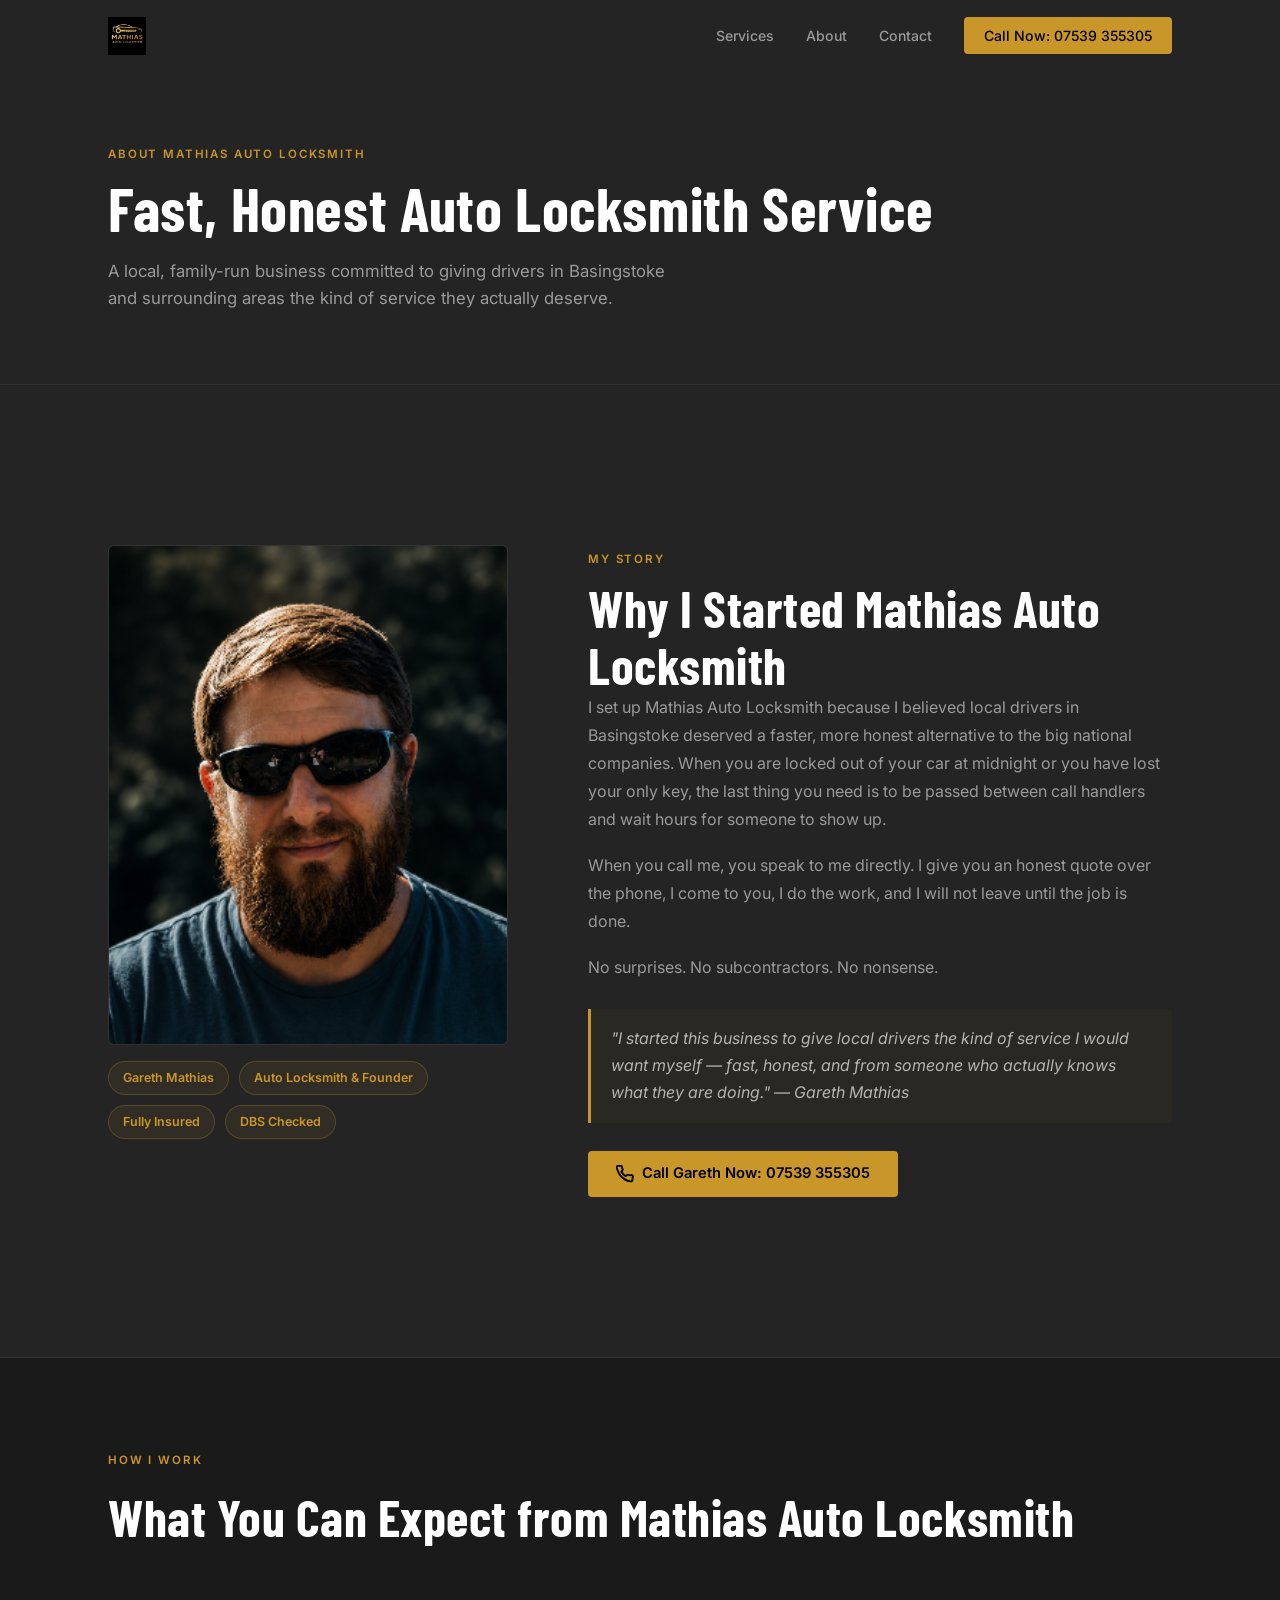
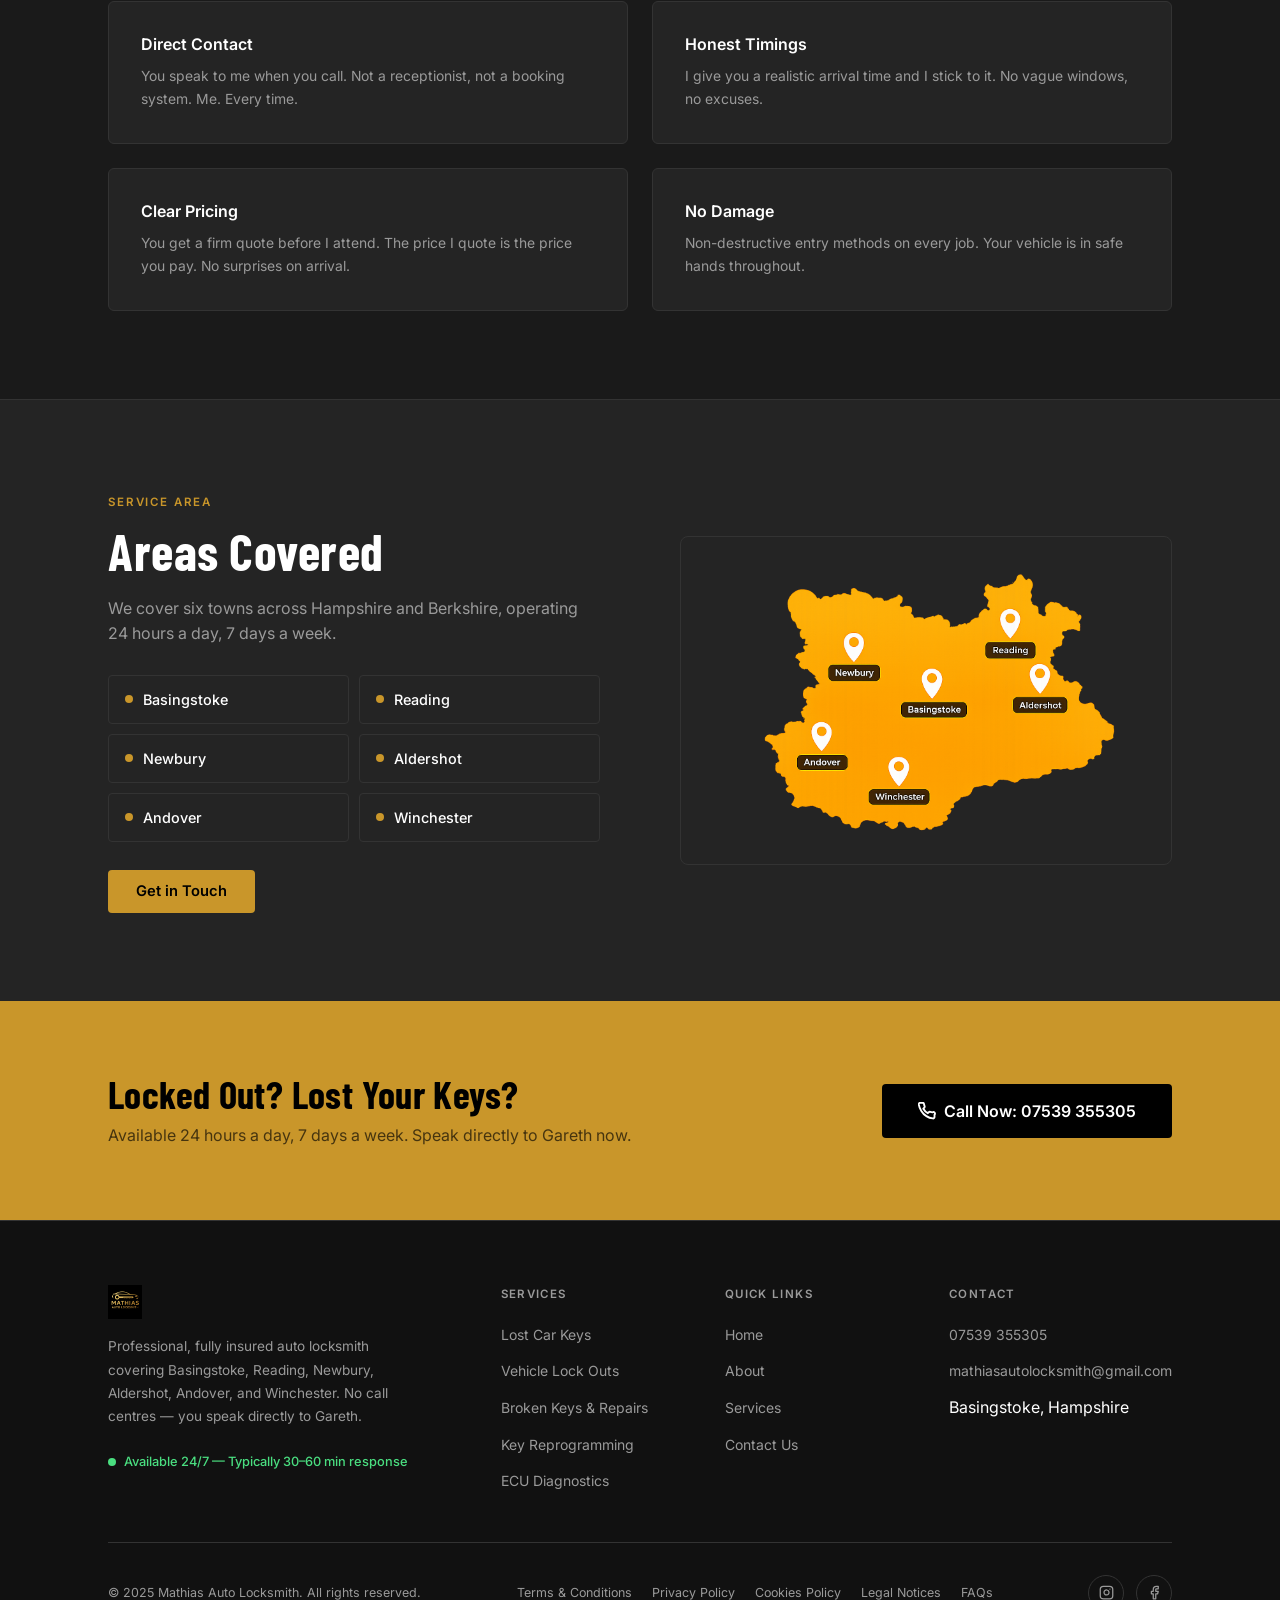
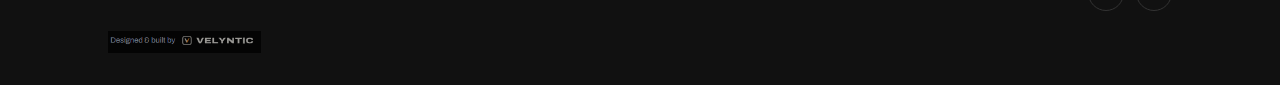
<file: about.html>
<!DOCTYPE html>
<html lang="en">
<head>
  <meta charset="UTF-8">
  <meta name="viewport" content="width=device-width, initial-scale=1.0">
  <title>About Gareth Mathias | Trusted Auto Locksmith Basingstoke — Mathias Auto Locksmith</title>
  <meta name="description" content="Meet Gareth Mathias — fully insured, DBS checked auto locksmith based in Basingstoke. Fast, honest service across Hampshire and Berkshire. No subcontractors. No surprises.">
  <!-- Open Graph / Twitter -->
  <meta property="og:title" content="About Gareth Mathias | Trusted Auto Locksmith Basingstoke">
  <meta property="og:description" content="Meet Gareth — the person who answers your call and attends your vehicle. Fully insured, DBS checked, and committed to honest service.">
  <meta property="og:type" content="website">
  <meta property="og:url" content="https://mathiasautolocksmith.co.uk/about.html">
  <meta property="og:image" content="https://mathiasautolocksmith.co.uk/assets/img-lockout.png">
  <meta property="og:image:width" content="1920">
  <meta property="og:image:height" content="1080">
  <meta property="og:site_name" content="Mathias Auto Locksmith">
  <meta property="og:locale" content="en_GB">
  <meta name="twitter:card" content="summary_large_image">
  <meta name="twitter:title" content="About Gareth Mathias | Trusted Auto Locksmith Basingstoke">
  <meta name="twitter:description" content="Meet Gareth — the person who answers your call and attends your vehicle. Fully insured, DBS checked, and committed to honest service.">
  <meta name="twitter:image" content="https://mathiasautolocksmith.co.uk/assets/img-lockout.png">
  <meta name="robots" content="index, follow">
  <link rel="canonical" href="https://mathiasautolocksmith.co.uk/about.html">
  <meta name="geo.region" content="GB-HAM">
  <meta name="geo.placename" content="Basingstoke, Hampshire">
  <meta name="geo.position" content="51.2667;-1.0876">
  <meta name="ICBM" content="51.2667, -1.0876">
  <meta name="theme-color" content="#c9962a">
  <link rel="icon" href="assets/favicon.ico">
  <link rel="stylesheet" href="css/style.css">
  <script type="application/ld+json">
  {"@context":"https://schema.org","@type":"BreadcrumbList","itemListElement":[
    {"@type":"ListItem","position":1,"name":"Home","item":"https://mathiasautolocksmith.co.uk/"},
    {"@type":"ListItem","position":2,"name":"About","item":"https://mathiasautolocksmith.co.uk/about.html"}
  ]}
  </script>
</head>
<body>

<!-- NAV -->
<nav class="nav" role="navigation" aria-label="Main navigation">
  <div class="nav-inner">
    <a href="index.html" class="nav-logo" aria-label="Mathias Auto Locksmith home">
      <img src="assets/logo.jpg" alt="Mathias Auto Locksmith Basingstoke"
           onerror="this.style.display='none'; this.nextElementSibling.style.display='block'">
      <span class="nav-logo-text" style="display:none">Mathias Auto Locksmith</span>
    </a>
    <ul class="nav-links">
      <li><a href="services.html">Services</a></li>
      <li><a href="about.html">About</a></li>
      <li><a href="contact.html">Contact</a></li>
      <li><a href="tel:07539355305" class="nav-call">Call Now: 07539 355305</a></li>
    </ul>
    <button class="nav-hamburger" aria-label="Toggle menu" aria-expanded="false">
      <span></span><span></span><span></span>
    </button>
  </div>
  <div class="nav-mobile">
    <a href="services.html">Services</a>
    <a href="about.html">About</a>
    <a href="contact.html">Contact</a>
    <a href="tel:07539355305" class="nav-call">Call Now: 07539 355305</a>
  </div>
</nav>

<!-- PAGE HERO -->
<header class="page-hero">
  <div class="container">
    <span class="eyebrow">About Mathias Auto Locksmith</span>
    <h1>Fast, Honest Auto Locksmith Service</h1>
    <p>A local, family-run business committed to giving drivers in Basingstoke and surrounding areas the kind of service they actually deserve.</p>
  </div>
</header>

<!-- ABOUT INTRO -->
<section class="about-intro">
  <div class="container">
    <div class="about-intro-inner">
      <div>
        <!-- Replace with local file: assets/gareth.jpg -->
        <img class="about-photo"
             src="assets/gareth.png"
             alt="Gareth Mathias — Auto Locksmith and Founder">
        <div class="meet-badges" style="margin-top:16px">
          <span class="badge">Gareth Mathias</span>
          <span class="badge">Auto Locksmith &amp; Founder</span>
        </div>
        <div class="meet-badges" style="margin-top:10px">
          <span class="badge">Fully Insured</span>
          <span class="badge">DBS Checked</span>
        </div>
      </div>
      <div class="about-text">
        <span class="eyebrow">My Story</span>
        <h2>Why I Started Mathias Auto Locksmith</h2>
        <p>I set up Mathias Auto Locksmith because I believed local drivers in Basingstoke deserved a faster, more honest alternative to the big national companies. When you are locked out of your car at midnight or you have lost your only key, the last thing you need is to be passed between call handlers and wait hours for someone to show up.</p>
        <p>When you call me, you speak to me directly. I give you an honest quote over the phone, I come to you, I do the work, and I will not leave until the job is done.</p>
        <p>No surprises. No subcontractors. No nonsense.</p>
        <blockquote class="about-quote">
          "I started this business to give local drivers the kind of service I would want myself — fast, honest, and from someone who actually knows what they are doing." — Gareth Mathias
        </blockquote>
        <a href="tel:07539355305" class="btn btn-primary">
          <svg width="18" height="18" viewBox="0 0 24 24" fill="none" stroke="currentColor" stroke-width="2.5" stroke-linecap="round" stroke-linejoin="round" aria-hidden="true"><path d="M22 16.92v3a2 2 0 0 1-2.18 2 19.79 19.79 0 0 1-8.63-3.07A19.5 19.5 0 0 1 4.42 12 19.79 19.79 0 0 1 1.08 3.18 2 2 0 0 1 3.08 1h3a2 2 0 0 1 2 1.72c.127.96.361 1.903.7 2.81a2 2 0 0 1-.45 2.11L7.09 8.91a16 16 0 0 0 6 6l1.27-1.27a2 2 0 0 1 2.11-.45c.907.339 1.85.573 2.81.7A2 2 0 0 1 22 16.92z"/></svg>
          Call Gareth Now: 07539 355305
        </a>
      </div>
    </div>
  </div>
</section>

<!-- VALUES -->
<section class="about-values">
  <div class="container">
    <div class="section-head">
      <span class="eyebrow">How I Work</span>
      <h2>What You Can Expect from Mathias Auto Locksmith</h2>
    </div>
    <div class="values-grid">
      <div class="value-card">
        <h3>Direct Contact</h3>
        <p>You speak to me when you call. Not a receptionist, not a booking system. Me. Every time.</p>
      </div>
      <div class="value-card">
        <h3>Honest Timings</h3>
        <p>I give you a realistic arrival time and I stick to it. No vague windows, no excuses.</p>
      </div>
      <div class="value-card">
        <h3>Clear Pricing</h3>
        <p>You get a firm quote before I attend. The price I quote is the price you pay. No surprises on arrival.</p>
      </div>
      <div class="value-card">
        <h3>No Damage</h3>
        <p>Non-destructive entry methods on every job. Your vehicle is in safe hands throughout.</p>
      </div>
    </div>
  </div>
</section>

<!-- SERVICE AREA -->
<section class="about-area">
  <div class="container">
    <div class="area-inner">
      <div class="area-text">
        <span class="eyebrow">Service Area</span>
        <h2>Areas Covered</h2>
        <p>We cover six towns across Hampshire and Berkshire, operating 24 hours a day, 7 days a week.</p>
        <div class="area-towns" role="list">
          <div class="town-pill" role="listitem"><span class="town-dot" aria-hidden="true"></span>Basingstoke</div>
          <div class="town-pill" role="listitem"><span class="town-dot" aria-hidden="true"></span>Reading</div>
          <div class="town-pill" role="listitem"><span class="town-dot" aria-hidden="true"></span>Newbury</div>
          <div class="town-pill" role="listitem"><span class="town-dot" aria-hidden="true"></span>Aldershot</div>
          <div class="town-pill" role="listitem"><span class="town-dot" aria-hidden="true"></span>Andover</div>
          <div class="town-pill" role="listitem"><span class="town-dot" aria-hidden="true"></span>Winchester</div>
        </div>
        <a href="contact.html" class="btn btn-primary" style="margin-top:28px">Get in Touch</a>
      </div>
      <div>
        <img class="area-map-img"
             src="assets/map.png"
             alt="Service area map — Basingstoke, Reading, Newbury, Aldershot, Andover, Winchester"
             loading="lazy">
      </div>
    </div>
  </div>
</section>

<!-- CTA STRIP -->
<section class="cta-strip">
  <div class="container">
    <div class="cta-strip-inner">
      <div class="cta-strip-text">
        <h2>Locked Out? Lost Your Keys?</h2>
        <p>Available 24 hours a day, 7 days a week. Speak directly to Gareth now.</p>
      </div>
      <a href="tel:07539355305" class="btn btn-dark">
        <svg width="18" height="18" viewBox="0 0 24 24" fill="none" stroke="currentColor" stroke-width="2.5" stroke-linecap="round" stroke-linejoin="round" aria-hidden="true"><path d="M22 16.92v3a2 2 0 0 1-2.18 2 19.79 19.79 0 0 1-8.63-3.07A19.5 19.5 0 0 1 4.42 12 19.79 19.79 0 0 1 1.08 3.18 2 2 0 0 1 3.08 1h3a2 2 0 0 1 2 1.72c.127.96.361 1.903.7 2.81a2 2 0 0 1-.45 2.11L7.09 8.91a16 16 0 0 0 6 6l1.27-1.27a2 2 0 0 1 2.11-.45c.907.339 1.85.573 2.81.7A2 2 0 0 1 22 16.92z"/></svg>
        Call Now: 07539 355305
      </a>
    </div>
  </div>
</section>

<!-- FOOTER -->
<footer>
  <div class="container">
    <div class="footer-grid">
      <div class="footer-brand">
        <img class="footer-brand-logo" src="assets/logo.jpg" alt="Mathias Auto Locksmith" onerror="this.style.display='none'">
        <p>Professional, fully insured auto locksmith covering Basingstoke, Reading, Newbury, Aldershot, Andover, and Winchester. No call centres — you speak directly to Gareth.</p>
        <div class="footer-available">
          <span class="available-dot" aria-hidden="true"></span>
          Available 24/7 — Typically 30–60 min response
        </div>
      </div>
      <div class="footer-col">
        <h4>Services</h4>
        <ul>
          <li><a href="services.html#lost-keys">Lost Car Keys</a></li>
          <li><a href="services.html#lockouts">Vehicle Lock Outs</a></li>
          <li><a href="services.html#broken-keys">Broken Keys &amp; Repairs</a></li>
          <li><a href="services.html#reprogramming">Key Reprogramming</a></li>
          <li><a href="services.html#reprogramming">ECU Diagnostics</a></li>
        </ul>
      </div>
      <div class="footer-col">
        <h4>Quick Links</h4>
        <ul>
          <li><a href="index.html">Home</a></li>
          <li><a href="about.html">About</a></li>
          <li><a href="services.html">Services</a></li>
          <li><a href="contact.html">Contact Us</a></li>
        </ul>
      </div>
      <div class="footer-col">
        <h4>Contact</h4>
        <ul>
          <li><a href="tel:07539355305">07539 355305</a></li>
          <li><a href="mailto:mathiasautolocksmith@gmail.com">mathiasautolocksmith@gmail.com</a></li>
          <li>Basingstoke, Hampshire</li>
        </ul>
      </div>
    </div>
    <div class="footer-bottom">
      <p>&copy; 2025 Mathias Auto Locksmith. All rights reserved.</p>
      <div class="footer-legal">
        <a href="terms-and-conditions.html">Terms &amp; Conditions</a>
        <a href="privacy-policy.html">Privacy Policy</a>
        <a href="cookies-policy.html">Cookies Policy</a>
        <a href="legal.html">Legal Notices</a>
        <a href="faqs.html">FAQs</a>
      </div>
      <div class="footer-social">
        <a href="https://www.instagram.com/mathiasautolocksmith/" class="social-link" target="_blank" rel="noopener noreferrer" aria-label="Instagram">
          <svg width="15" height="15" viewBox="0 0 24 24" fill="none" stroke="currentColor" stroke-width="2" stroke-linecap="round" stroke-linejoin="round" aria-hidden="true"><rect x="2" y="2" width="20" height="20" rx="5" ry="5"/><path d="M16 11.37A4 4 0 1 1 12.63 8 4 4 0 0 1 16 11.37z"/><line x1="17.5" y1="6.5" x2="17.51" y2="6.5"/></svg>
        </a>
        <a href="https://www.facebook.com/people/Mathias-Auto-Locksmith/61590174552480/" class="social-link" target="_blank" rel="noopener noreferrer" aria-label="Facebook">
          <svg width="15" height="15" viewBox="0 0 24 24" fill="none" stroke="currentColor" stroke-width="2" stroke-linecap="round" stroke-linejoin="round" aria-hidden="true"><path d="M18 2h-3a5 5 0 0 0-5 5v3H7v4h3v8h4v-8h3l1-4h-4V7a1 1 0 0 1 1-1h3z"/></svg>
        </a>
      </div>
    </div>
    <div class="footer-velyntic">
      <a href="https://www.velyntic.com" target="_blank" rel="noopener noreferrer" aria-label="Designed and built by Velyntic">
        <img src="assets/velyntic-badge.png" alt="Designed and built by Velyntic" class="velyntic-badge-img">
      </a>
    </div>
  </div>
</footer>

<script src="js/main.js"></script>
</body>
</html>
</file>
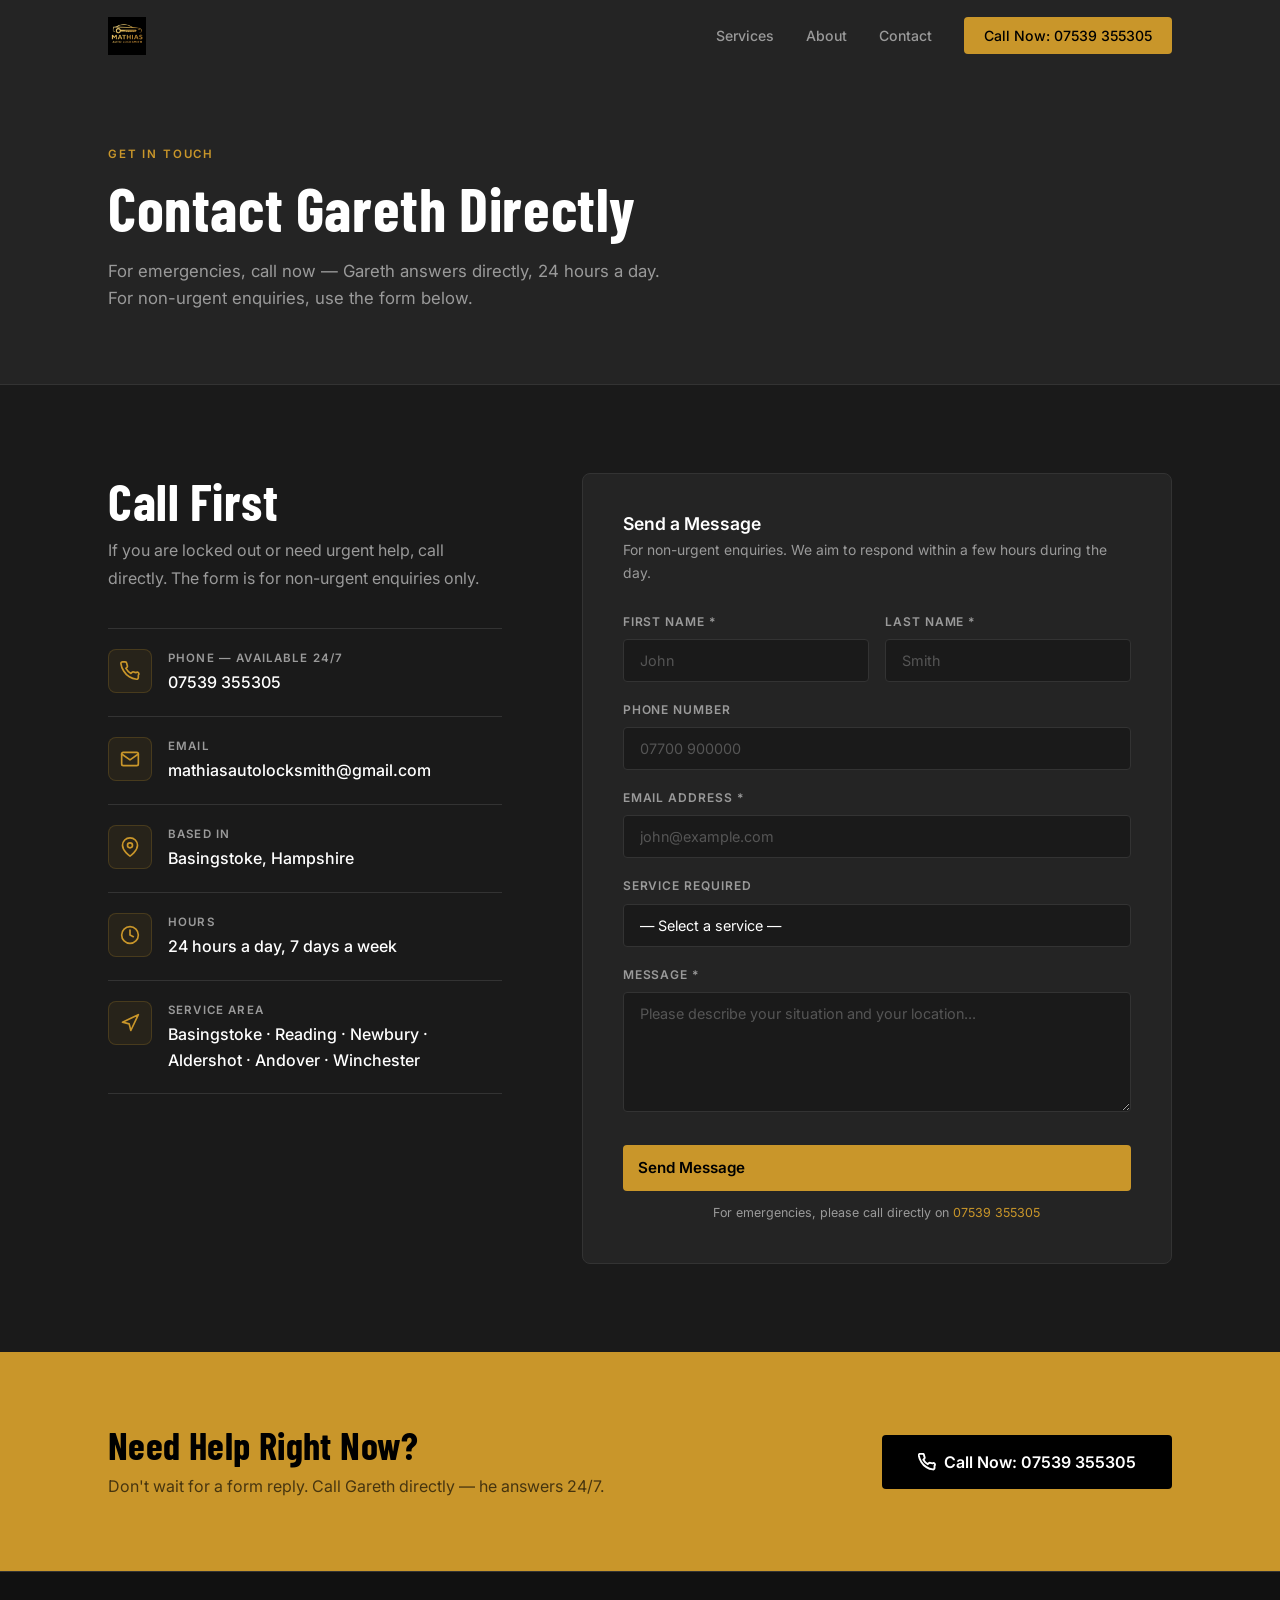
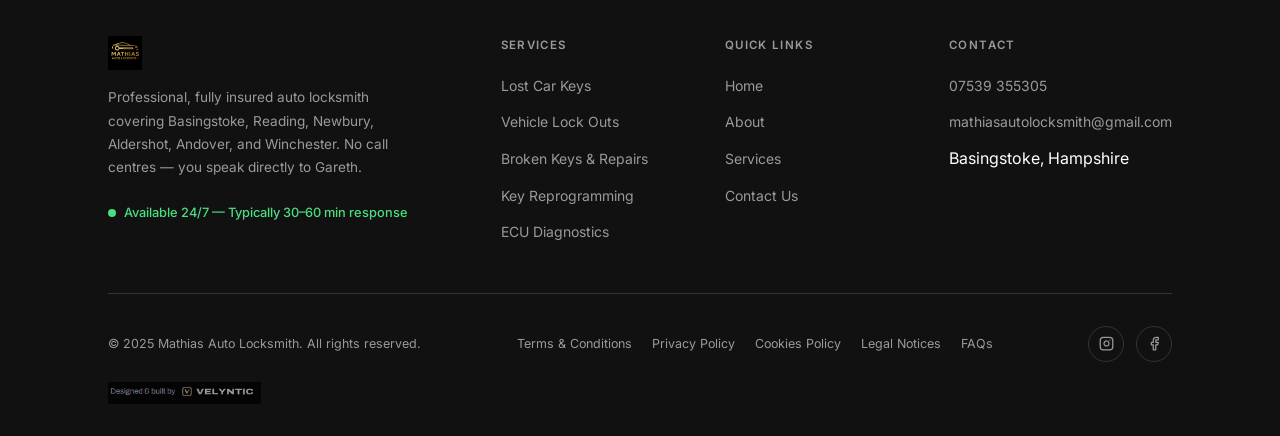
<file: contact.html>
<!DOCTYPE html>
<html lang="en">
<head>
  <meta charset="UTF-8">
  <meta name="viewport" content="width=device-width, initial-scale=1.0">
  <title>Contact Mathias Auto Locksmith Basingstoke | Call 07539 355305</title>
  <meta name="description" content="Contact Gareth at Mathias Auto Locksmith for emergency lock outs, lost keys, and repairs across Basingstoke, Reading, Newbury, Aldershot, Andover, and Winchester. Available 24/7.">
  <!-- Open Graph / Twitter -->
  <meta property="og:title" content="Contact Mathias Auto Locksmith | Call 07539 355305">
  <meta property="og:description" content="Call Gareth directly for emergency lock outs and key replacements — available 24/7 across Hampshire and Berkshire.">
  <meta property="og:type" content="website">
  <meta property="og:url" content="https://mathiasautolocksmith.co.uk/contact.html">
  <meta property="og:image" content="https://mathiasautolocksmith.co.uk/assets/img-lockout.png">
  <meta property="og:image:width" content="1920">
  <meta property="og:image:height" content="1080">
  <meta property="og:site_name" content="Mathias Auto Locksmith">
  <meta property="og:locale" content="en_GB">
  <meta name="twitter:card" content="summary_large_image">
  <meta name="twitter:title" content="Contact Mathias Auto Locksmith | Call 07539 355305">
  <meta name="twitter:description" content="Call Gareth directly for emergency lock outs and key replacements — available 24/7 across Hampshire and Berkshire.">
  <meta name="twitter:image" content="https://mathiasautolocksmith.co.uk/assets/img-lockout.png">
  <meta name="robots" content="index, follow">
  <link rel="canonical" href="https://mathiasautolocksmith.co.uk/contact.html">
  <meta name="geo.region" content="GB-HAM">
  <meta name="geo.placename" content="Basingstoke, Hampshire">
  <meta name="geo.position" content="51.2667;-1.0876">
  <meta name="ICBM" content="51.2667, -1.0876">
  <meta name="theme-color" content="#c9962a">
  <link rel="icon" href="assets/favicon.ico">
  <link rel="stylesheet" href="css/style.css">
  <style>
    .form-success {
      display: none;
      background: rgba(74, 222, 128, 0.08);
      border: 1px solid rgba(74, 222, 128, 0.3);
      border-radius: 6px;
      padding: 20px 24px;
      margin-bottom: 24px;
      color: #4ade80;
      font-size: 0.95rem;
    }
  </style>
  <script type="application/ld+json">
  {"@context":"https://schema.org","@type":"BreadcrumbList","itemListElement":[
    {"@type":"ListItem","position":1,"name":"Home","item":"https://mathiasautolocksmith.co.uk/"},
    {"@type":"ListItem","position":2,"name":"Contact","item":"https://mathiasautolocksmith.co.uk/contact.html"}
  ]}
  </script>
</head>
<body>

<!-- NAV -->
<nav class="nav" role="navigation" aria-label="Main navigation">
  <div class="nav-inner">
    <a href="index.html" class="nav-logo" aria-label="Mathias Auto Locksmith home">
      <img src="assets/logo.jpg" alt="Mathias Auto Locksmith Basingstoke"
           onerror="this.style.display='none'; this.nextElementSibling.style.display='block'">
      <span class="nav-logo-text" style="display:none">Mathias Auto Locksmith</span>
    </a>
    <ul class="nav-links">
      <li><a href="services.html">Services</a></li>
      <li><a href="about.html">About</a></li>
      <li><a href="contact.html">Contact</a></li>
      <li><a href="tel:07539355305" class="nav-call">Call Now: 07539 355305</a></li>
    </ul>
    <button class="nav-hamburger" aria-label="Toggle menu" aria-expanded="false">
      <span></span><span></span><span></span>
    </button>
  </div>
  <div class="nav-mobile">
    <a href="services.html">Services</a>
    <a href="about.html">About</a>
    <a href="contact.html">Contact</a>
    <a href="tel:07539355305" class="nav-call">Call Now: 07539 355305</a>
  </div>
</nav>

<!-- PAGE HERO -->
<header class="page-hero">
  <div class="container">
    <span class="eyebrow">Get in Touch</span>
    <h1>Contact Gareth Directly</h1>
    <p>For emergencies, call now — Gareth answers directly, 24 hours a day. For non-urgent enquiries, use the form below.</p>
  </div>
</header>

<!-- CONTACT -->
<section class="contact-section">
  <div class="container">
    <div class="contact-inner">

      <!-- Contact Details -->
      <div class="contact-details">
        <h2>Call First</h2>
        <p>If you are locked out or need urgent help, call directly. The form is for non-urgent enquiries only.</p>

        <div class="contact-item">
          <div class="contact-icon" aria-hidden="true">
            <svg width="20" height="20" viewBox="0 0 24 24" fill="none" stroke="currentColor" stroke-width="2" stroke-linecap="round" stroke-linejoin="round"><path d="M22 16.92v3a2 2 0 0 1-2.18 2 19.79 19.79 0 0 1-8.63-3.07A19.5 19.5 0 0 1 4.42 12 19.79 19.79 0 0 1 1.08 3.18 2 2 0 0 1 3.08 1h3a2 2 0 0 1 2 1.72c.127.96.361 1.903.7 2.81a2 2 0 0 1-.45 2.11L7.09 8.91a16 16 0 0 0 6 6l1.27-1.27a2 2 0 0 1 2.11-.45c.907.339 1.85.573 2.81.7A2 2 0 0 1 22 16.92z"/></svg>
          </div>
          <div class="contact-item-text">
            <div class="contact-item-label">Phone — Available 24/7</div>
            <div class="contact-item-value"><a href="tel:07539355305">07539 355305</a></div>
          </div>
        </div>

        <div class="contact-item">
          <div class="contact-icon" aria-hidden="true">
            <svg width="20" height="20" viewBox="0 0 24 24" fill="none" stroke="currentColor" stroke-width="2" stroke-linecap="round" stroke-linejoin="round"><path d="M4 4h16c1.1 0 2 .9 2 2v12c0 1.1-.9 2-2 2H4c-1.1 0-2-.9-2-2V6c0-1.1.9-2 2-2z"/><polyline points="22,6 12,13 2,6"/></svg>
          </div>
          <div class="contact-item-text">
            <div class="contact-item-label">Email</div>
            <div class="contact-item-value"><a href="mailto:mathiasautolocksmith@gmail.com">mathiasautolocksmith@gmail.com</a></div>
          </div>
        </div>

        <div class="contact-item">
          <div class="contact-icon" aria-hidden="true">
            <svg width="20" height="20" viewBox="0 0 24 24" fill="none" stroke="currentColor" stroke-width="2" stroke-linecap="round" stroke-linejoin="round"><path d="M21 10c0 7-9 13-9 13s-9-6-9-13a9 9 0 0 1 18 0z"/><circle cx="12" cy="10" r="3"/></svg>
          </div>
          <div class="contact-item-text">
            <div class="contact-item-label">Based In</div>
            <div class="contact-item-value">Basingstoke, Hampshire</div>
          </div>
        </div>

        <div class="contact-item">
          <div class="contact-icon" aria-hidden="true">
            <svg width="20" height="20" viewBox="0 0 24 24" fill="none" stroke="currentColor" stroke-width="2" stroke-linecap="round" stroke-linejoin="round"><circle cx="12" cy="12" r="10"/><polyline points="12 6 12 12 16 14"/></svg>
          </div>
          <div class="contact-item-text">
            <div class="contact-item-label">Hours</div>
            <div class="contact-item-value">24 hours a day, 7 days a week</div>
          </div>
        </div>

        <div class="contact-item">
          <div class="contact-icon" aria-hidden="true">
            <svg width="20" height="20" viewBox="0 0 24 24" fill="none" stroke="currentColor" stroke-width="2" stroke-linecap="round" stroke-linejoin="round"><polygon points="3 11 22 2 13 21 11 13 3 11"/></svg>
          </div>
          <div class="contact-item-text">
            <div class="contact-item-label">Service Area</div>
            <div class="contact-item-value">Basingstoke · Reading · Newbury · Aldershot · Andover · Winchester</div>
          </div>
        </div>
      </div>

      <!-- Contact Form (Basin) -->
      <div class="contact-form-wrap">
        <h3>Send a Message</h3>
        <p>For non-urgent enquiries. We aim to respond within a few hours during the day.</p>

        <!-- SUCCESS BANNER -->
        <div class="form-success" id="form-success" role="alert">
          ✓ Message sent — Gareth will be in touch shortly.
        </div>

        <!--
          BASIN SETUP:
          1. Go to https://usebasin.com and create a free account
          2. Create a new form and copy the endpoint URL
          3. Replace YOUR_BASIN_FORM_ID below with your actual form ID
          Free tier allows 100 submissions/month.
        -->
        <form action="https://usebasin.com/f/4e21ed45beff" method="POST">
          <!-- Honeypot (spam prevention) -->
          <input type="text" name="_gotcha" style="display:none" tabindex="-1" autocomplete="off">
          <!-- Redirect after submission -->
          <input type="hidden" name="_redirect" value="https://mathiasautolocksmith.co.uk/contact.html?sent=1">

          <div class="form-row">
            <div class="form-group">
              <label for="first-name">First Name <span aria-hidden="true">*</span></label>
              <input type="text" id="first-name" name="first_name" placeholder="John" required autocomplete="given-name">
            </div>
            <div class="form-group">
              <label for="last-name">Last Name <span aria-hidden="true">*</span></label>
              <input type="text" id="last-name" name="last_name" placeholder="Smith" required autocomplete="family-name">
            </div>
          </div>

          <div class="form-group">
            <label for="phone">Phone Number</label>
            <input type="tel" id="phone" name="phone" placeholder="07700 900000" autocomplete="tel">
          </div>

          <div class="form-group">
            <label for="email">Email Address <span aria-hidden="true">*</span></label>
            <input type="email" id="email" name="email" placeholder="john@example.com" required autocomplete="email">
          </div>

          <div class="form-group">
            <label for="service">Service Required</label>
            <select id="service" name="service">
              <option value="">— Select a service —</option>
              <option value="vehicle-lockout">Vehicle Lock Out</option>
              <option value="lost-keys">Lost Car Keys</option>
              <option value="broken-key">Broken Key Extraction</option>
              <option value="key-reprogramming">Key Reprogramming / Diagnostics</option>
              <option value="other">Other / Not Sure</option>
            </select>
          </div>

          <div class="form-group">
            <label for="message">Message <span aria-hidden="true">*</span></label>
            <textarea id="message" name="message" placeholder="Please describe your situation and your location..." required></textarea>
          </div>

          <button type="submit" class="btn btn-primary form-submit">Send Message</button>
          <p class="form-note">For emergencies, please call directly on <a href="tel:07539355305" style="color:var(--gold)">07539 355305</a></p>
        </form>
      </div>

    </div>
  </div>
</section>

<!-- CTA STRIP -->
<section class="cta-strip">
  <div class="container">
    <div class="cta-strip-inner">
      <div class="cta-strip-text">
        <h2>Need Help Right Now?</h2>
        <p>Don't wait for a form reply. Call Gareth directly — he answers 24/7.</p>
      </div>
      <a href="tel:07539355305" class="btn btn-dark">
        <svg width="18" height="18" viewBox="0 0 24 24" fill="none" stroke="currentColor" stroke-width="2.5" stroke-linecap="round" stroke-linejoin="round" aria-hidden="true"><path d="M22 16.92v3a2 2 0 0 1-2.18 2 19.79 19.79 0 0 1-8.63-3.07A19.5 19.5 0 0 1 4.42 12 19.79 19.79 0 0 1 1.08 3.18 2 2 0 0 1 3.08 1h3a2 2 0 0 1 2 1.72c.127.96.361 1.903.7 2.81a2 2 0 0 1-.45 2.11L7.09 8.91a16 16 0 0 0 6 6l1.27-1.27a2 2 0 0 1 2.11-.45c.907.339 1.85.573 2.81.7A2 2 0 0 1 22 16.92z"/></svg>
        Call Now: 07539 355305
      </a>
    </div>
  </div>
</section>

<!-- FOOTER -->
<footer>
  <div class="container">
    <div class="footer-grid">
      <div class="footer-brand">
        <img class="footer-brand-logo" src="assets/logo.jpg" alt="Mathias Auto Locksmith" onerror="this.style.display='none'">
        <p>Professional, fully insured auto locksmith covering Basingstoke, Reading, Newbury, Aldershot, Andover, and Winchester. No call centres — you speak directly to Gareth.</p>
        <div class="footer-available">
          <span class="available-dot" aria-hidden="true"></span>
          Available 24/7 — Typically 30–60 min response
        </div>
      </div>
      <div class="footer-col">
        <h4>Services</h4>
        <ul>
          <li><a href="services.html#lost-keys">Lost Car Keys</a></li>
          <li><a href="services.html#lockouts">Vehicle Lock Outs</a></li>
          <li><a href="services.html#broken-keys">Broken Keys &amp; Repairs</a></li>
          <li><a href="services.html#reprogramming">Key Reprogramming</a></li>
          <li><a href="services.html#reprogramming">ECU Diagnostics</a></li>
        </ul>
      </div>
      <div class="footer-col">
        <h4>Quick Links</h4>
        <ul>
          <li><a href="index.html">Home</a></li>
          <li><a href="about.html">About</a></li>
          <li><a href="services.html">Services</a></li>
          <li><a href="contact.html">Contact Us</a></li>
        </ul>
      </div>
      <div class="footer-col">
        <h4>Contact</h4>
        <ul>
          <li><a href="tel:07539355305">07539 355305</a></li>
          <li><a href="mailto:mathiasautolocksmith@gmail.com">mathiasautolocksmith@gmail.com</a></li>
          <li>Basingstoke, Hampshire</li>
        </ul>
      </div>
    </div>
    <div class="footer-bottom">
      <p>&copy; 2025 Mathias Auto Locksmith. All rights reserved.</p>
      <div class="footer-legal">
        <a href="terms-and-conditions.html">Terms &amp; Conditions</a>
        <a href="privacy-policy.html">Privacy Policy</a>
        <a href="cookies-policy.html">Cookies Policy</a>
        <a href="legal.html">Legal Notices</a>
        <a href="faqs.html">FAQs</a>
      </div>
      <div class="footer-social">
        <a href="https://www.instagram.com/mathiasautolocksmith/" class="social-link" target="_blank" rel="noopener noreferrer" aria-label="Instagram">
          <svg width="15" height="15" viewBox="0 0 24 24" fill="none" stroke="currentColor" stroke-width="2" stroke-linecap="round" stroke-linejoin="round" aria-hidden="true"><rect x="2" y="2" width="20" height="20" rx="5" ry="5"/><path d="M16 11.37A4 4 0 1 1 12.63 8 4 4 0 0 1 16 11.37z"/><line x1="17.5" y1="6.5" x2="17.51" y2="6.5"/></svg>
        </a>
        <a href="https://www.facebook.com/people/Mathias-Auto-Locksmith/61590174552480/" class="social-link" target="_blank" rel="noopener noreferrer" aria-label="Facebook">
          <svg width="15" height="15" viewBox="0 0 24 24" fill="none" stroke="currentColor" stroke-width="2" stroke-linecap="round" stroke-linejoin="round" aria-hidden="true"><path d="M18 2h-3a5 5 0 0 0-5 5v3H7v4h3v8h4v-8h3l1-4h-4V7a1 1 0 0 1 1-1h3z"/></svg>
        </a>
      </div>
    </div>
    <div class="footer-velyntic">
      <a href="https://www.velyntic.com" target="_blank" rel="noopener noreferrer" aria-label="Designed and built by Velyntic">
        <img src="assets/velyntic-badge.png" alt="Designed and built by Velyntic" class="velyntic-badge-img">
      </a>
    </div>
  </div>
</footer>

<script src="js/main.js"></script>
</body>
</html>
</file>
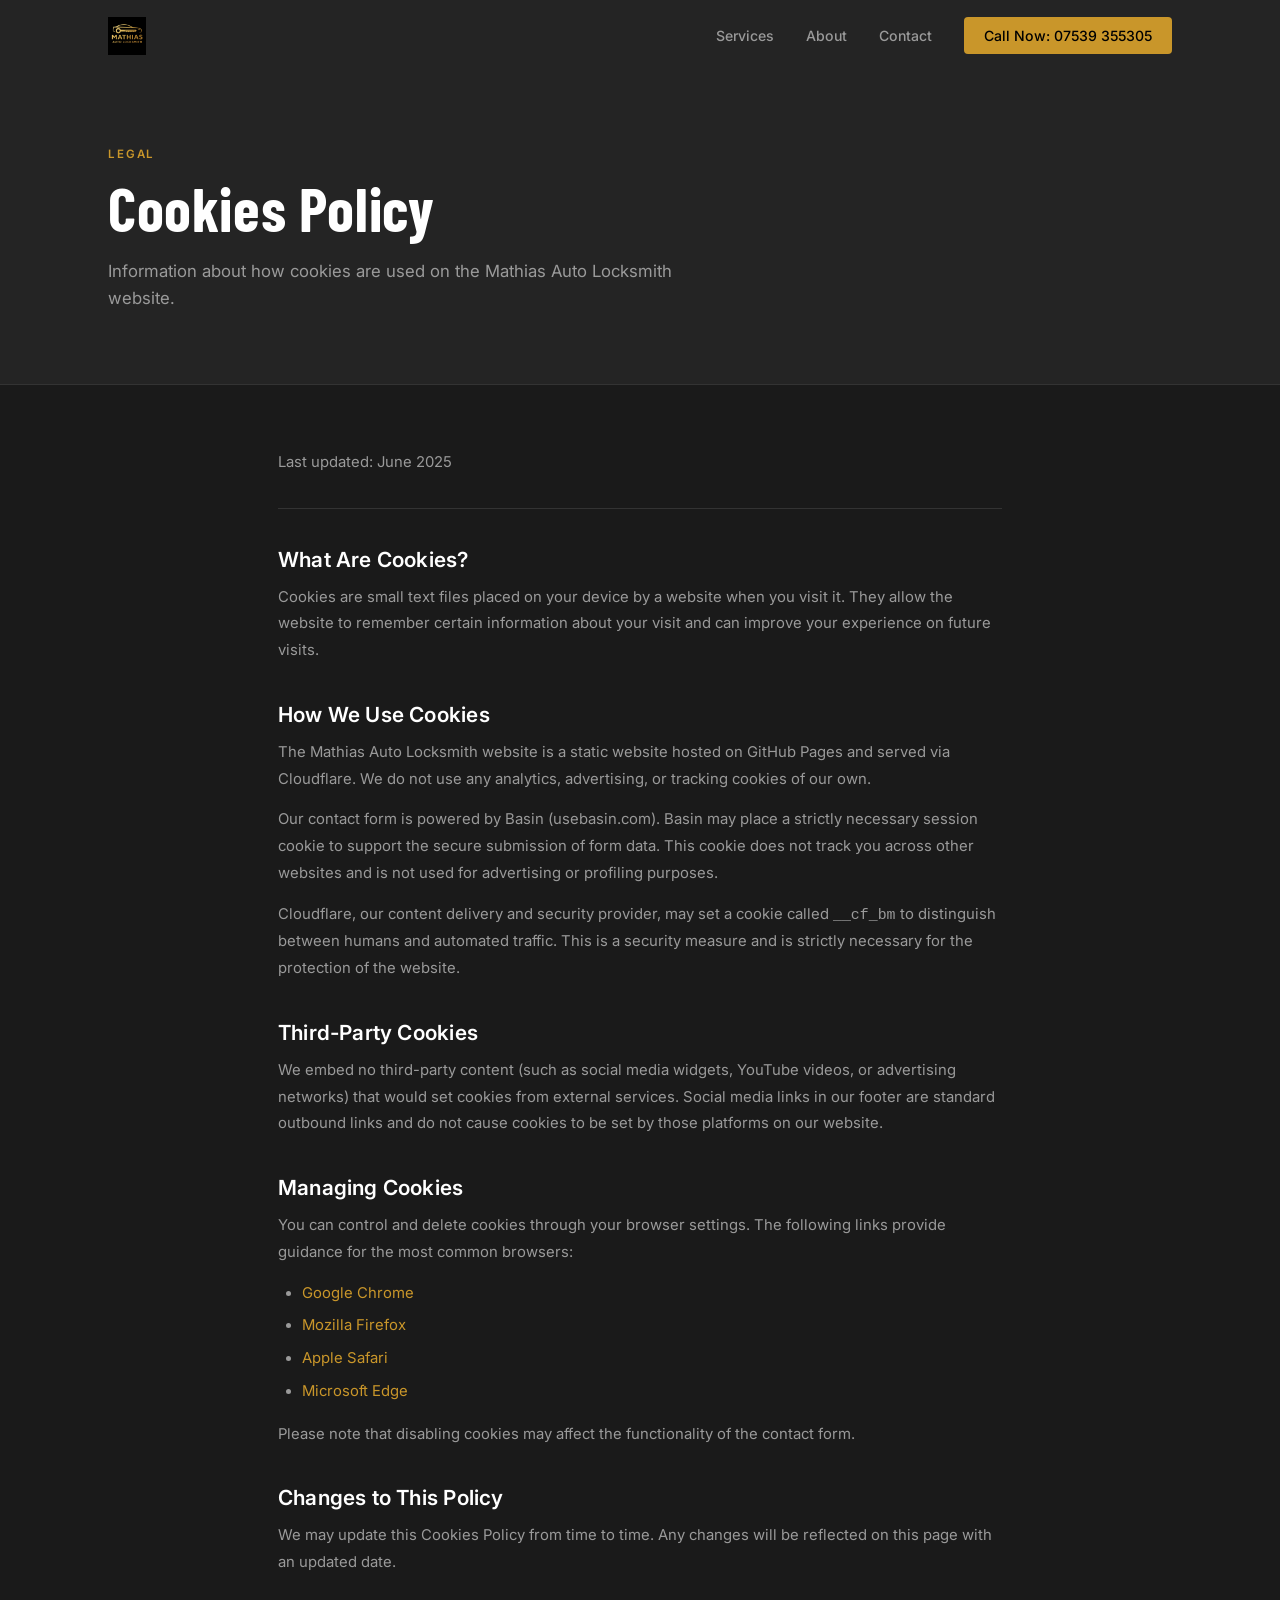
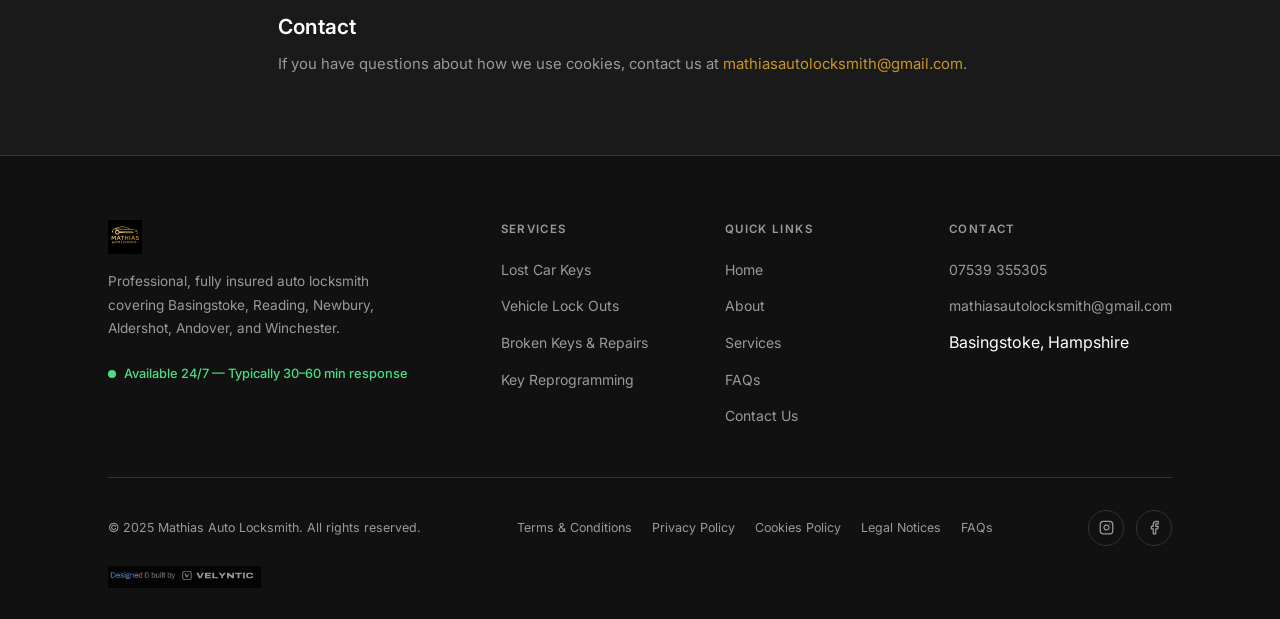
<file: cookies-policy.html>
<!DOCTYPE html>
<html lang="en">
<head>
  <meta charset="UTF-8">
  <meta name="viewport" content="width=device-width, initial-scale=1.0">
  <title>Cookies Policy | Mathias Auto Locksmith Basingstoke</title>
  <meta name="description" content="Cookies Policy for Mathias Auto Locksmith — information about how cookies are used on this website.">
  <meta name="robots" content="noindex, follow">
  <link rel="canonical" href="https://mathiasautolocksmith.co.uk/cookies-policy.html">
  <meta name="theme-color" content="#c9962a">
  <meta property="og:title" content="Cookies Policy | Mathias Auto Locksmith">
  <meta property="og:type" content="website">
  <link rel="icon" href="assets/favicon.ico">
  <link rel="stylesheet" href="css/style.css">
</head>
<body>

<nav class="nav" role="navigation" aria-label="Main navigation">
  <div class="nav-inner">
    <a href="index.html" class="nav-logo" aria-label="Mathias Auto Locksmith home">
      <img src="assets/logo.jpg" alt="Mathias Auto Locksmith Basingstoke"
           onerror="this.style.display='none'; this.nextElementSibling.style.display='block'">
      <span class="nav-logo-text" style="display:none">Mathias Auto Locksmith</span>
    </a>
    <ul class="nav-links">
      <li><a href="services.html">Services</a></li>
      <li><a href="about.html">About</a></li>
      <li><a href="contact.html">Contact</a></li>
      <li><a href="tel:07539355305" class="nav-call">Call Now: 07539 355305</a></li>
    </ul>
    <button class="nav-hamburger" aria-label="Toggle menu" aria-expanded="false">
      <span></span><span></span><span></span>
    </button>
  </div>
  <div class="nav-mobile">
    <a href="services.html">Services</a>
    <a href="about.html">About</a>
    <a href="contact.html">Contact</a>
    <a href="tel:07539355305" class="nav-call">Call Now: 07539 355305</a>
  </div>
</nav>

<header class="page-hero">
  <div class="container">
    <span class="eyebrow">Legal</span>
    <h1>Cookies Policy</h1>
    <p>Information about how cookies are used on the Mathias Auto Locksmith website.</p>
  </div>
</header>

<div class="legal-content">
  <p class="legal-updated">Last updated: June 2025</p>

  <h2>What Are Cookies?</h2>
  <p>Cookies are small text files placed on your device by a website when you visit it. They allow the website to remember certain information about your visit and can improve your experience on future visits.</p>

  <h2>How We Use Cookies</h2>
  <p>The Mathias Auto Locksmith website is a static website hosted on GitHub Pages and served via Cloudflare. We do not use any analytics, advertising, or tracking cookies of our own.</p>
  <p>Our contact form is powered by Basin (usebasin.com). Basin may place a strictly necessary session cookie to support the secure submission of form data. This cookie does not track you across other websites and is not used for advertising or profiling purposes.</p>
  <p>Cloudflare, our content delivery and security provider, may set a cookie called <code>__cf_bm</code> to distinguish between humans and automated traffic. This is a security measure and is strictly necessary for the protection of the website.</p>

  <h2>Third-Party Cookies</h2>
  <p>We embed no third-party content (such as social media widgets, YouTube videos, or advertising networks) that would set cookies from external services. Social media links in our footer are standard outbound links and do not cause cookies to be set by those platforms on our website.</p>

  <h2>Managing Cookies</h2>
  <p>You can control and delete cookies through your browser settings. The following links provide guidance for the most common browsers:</p>
  <ul>
    <li><a href="https://support.google.com/chrome/answer/95647" target="_blank" rel="noopener noreferrer">Google Chrome</a></li>
    <li><a href="https://support.mozilla.org/en-US/kb/cookies-information-websites-store-on-your-computer" target="_blank" rel="noopener noreferrer">Mozilla Firefox</a></li>
    <li><a href="https://support.apple.com/en-gb/guide/safari/sfri11471/mac" target="_blank" rel="noopener noreferrer">Apple Safari</a></li>
    <li><a href="https://support.microsoft.com/en-gb/windows/delete-and-manage-cookies-168dab11-0753-043d-7c16-ede5947fc64d" target="_blank" rel="noopener noreferrer">Microsoft Edge</a></li>
  </ul>
  <p>Please note that disabling cookies may affect the functionality of the contact form.</p>

  <h2>Changes to This Policy</h2>
  <p>We may update this Cookies Policy from time to time. Any changes will be reflected on this page with an updated date.</p>

  <h2>Contact</h2>
  <p>If you have questions about how we use cookies, contact us at <a href="mailto:mathiasautolocksmith@gmail.com">mathiasautolocksmith@gmail.com</a>.</p>
</div>

<footer>
  <div class="container">
    <div class="footer-grid">
      <div class="footer-brand">
        <img class="footer-brand-logo" src="assets/logo.jpg" alt="Mathias Auto Locksmith" onerror="this.style.display='none'">
        <p>Professional, fully insured auto locksmith covering Basingstoke, Reading, Newbury, Aldershot, Andover, and Winchester.</p>
        <div class="footer-available"><span class="available-dot" aria-hidden="true"></span>Available 24/7 — Typically 30–60 min response</div>
      </div>
      <div class="footer-col"><h4>Services</h4><ul>
        <li><a href="services.html#lost-keys">Lost Car Keys</a></li>
        <li><a href="services.html#lockouts">Vehicle Lock Outs</a></li>
        <li><a href="services.html#broken-keys">Broken Keys &amp; Repairs</a></li>
        <li><a href="services.html#reprogramming">Key Reprogramming</a></li>
      </ul></div>
      <div class="footer-col"><h4>Quick Links</h4><ul>
        <li><a href="index.html">Home</a></li>
        <li><a href="about.html">About</a></li>
        <li><a href="services.html">Services</a></li>
        <li><a href="faqs.html">FAQs</a></li>
        <li><a href="contact.html">Contact Us</a></li>
      </ul></div>
      <div class="footer-col"><h4>Contact</h4><ul>
        <li><a href="tel:07539355305">07539 355305</a></li>
        <li><a href="mailto:mathiasautolocksmith@gmail.com">mathiasautolocksmith@gmail.com</a></li>
        <li>Basingstoke, Hampshire</li>
      </ul></div>
    </div>
    <div class="footer-bottom">
      <p>&copy; 2025 Mathias Auto Locksmith. All rights reserved.</p>
      <div class="footer-legal">
        <a href="terms-and-conditions.html">Terms &amp; Conditions</a>
        <a href="privacy-policy.html">Privacy Policy</a>
        <a href="cookies-policy.html">Cookies Policy</a>
        <a href="legal.html">Legal Notices</a>
        <a href="faqs.html">FAQs</a>
      </div>
      <div class="footer-social">
        <a href="https://www.instagram.com/mathiasautolocksmith/" class="social-link" target="_blank" rel="noopener noreferrer" aria-label="Instagram"><svg width="15" height="15" viewBox="0 0 24 24" fill="none" stroke="currentColor" stroke-width="2" stroke-linecap="round" stroke-linejoin="round" aria-hidden="true"><rect x="2" y="2" width="20" height="20" rx="5" ry="5"/><path d="M16 11.37A4 4 0 1 1 12.63 8 4 4 0 0 1 16 11.37z"/><line x1="17.5" y1="6.5" x2="17.51" y2="6.5"/></svg></a>
        <a href="https://www.facebook.com/people/Mathias-Auto-Locksmith/61590174552480/" class="social-link" target="_blank" rel="noopener noreferrer" aria-label="Facebook"><svg width="15" height="15" viewBox="0 0 24 24" fill="none" stroke="currentColor" stroke-width="2" stroke-linecap="round" stroke-linejoin="round" aria-hidden="true"><path d="M18 2h-3a5 5 0 0 0-5 5v3H7v4h3v8h4v-8h3l1-4h-4V7a1 1 0 0 1 1-1h3z"/></svg></a>
      </div>
    </div>
    <div class="footer-velyntic">
      <a href="https://www.velyntic.com" target="_blank" rel="noopener noreferrer" aria-label="Designed and built by Velyntic">
        <img src="assets/velyntic-badge.png" alt="Designed and built by Velyntic" class="velyntic-badge-img">
      </a>
    </div>
  </div>
</footer>
<script src="js/main.js"></script>
</body>
</html>
</file>
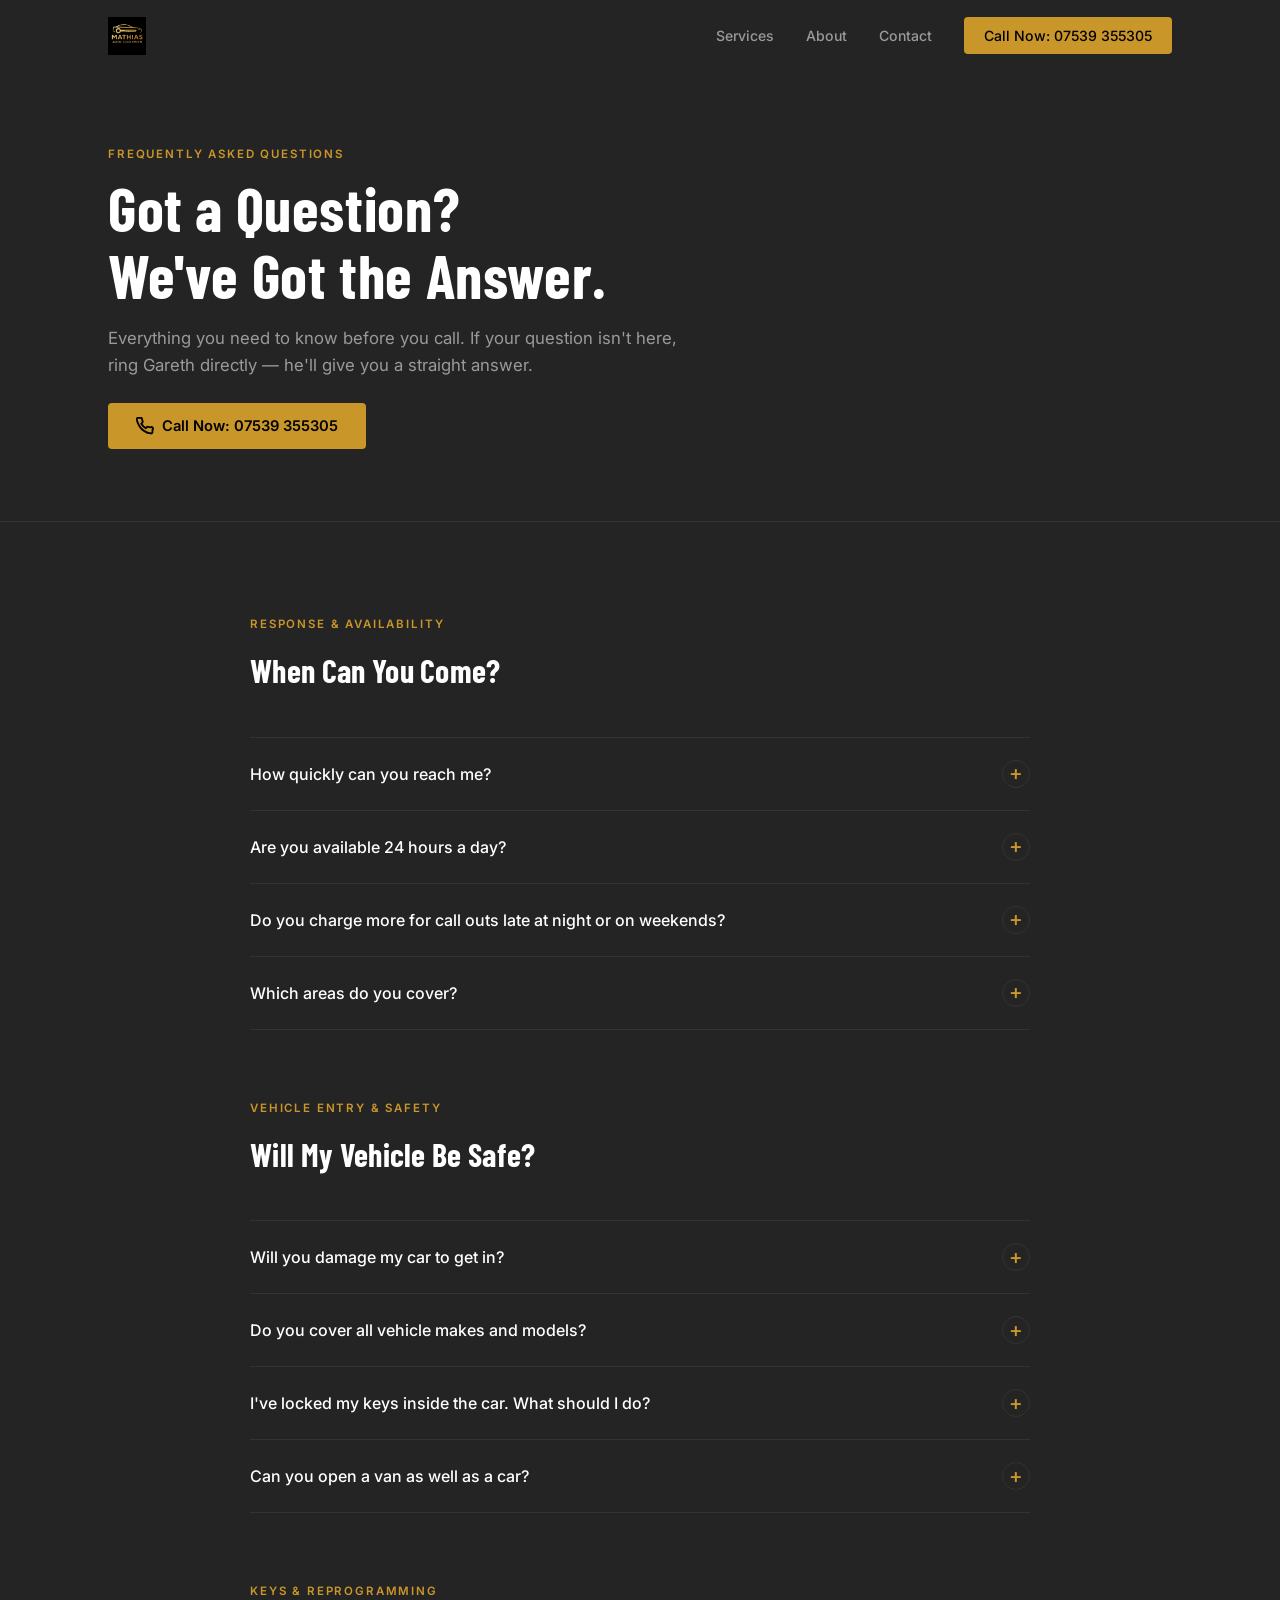
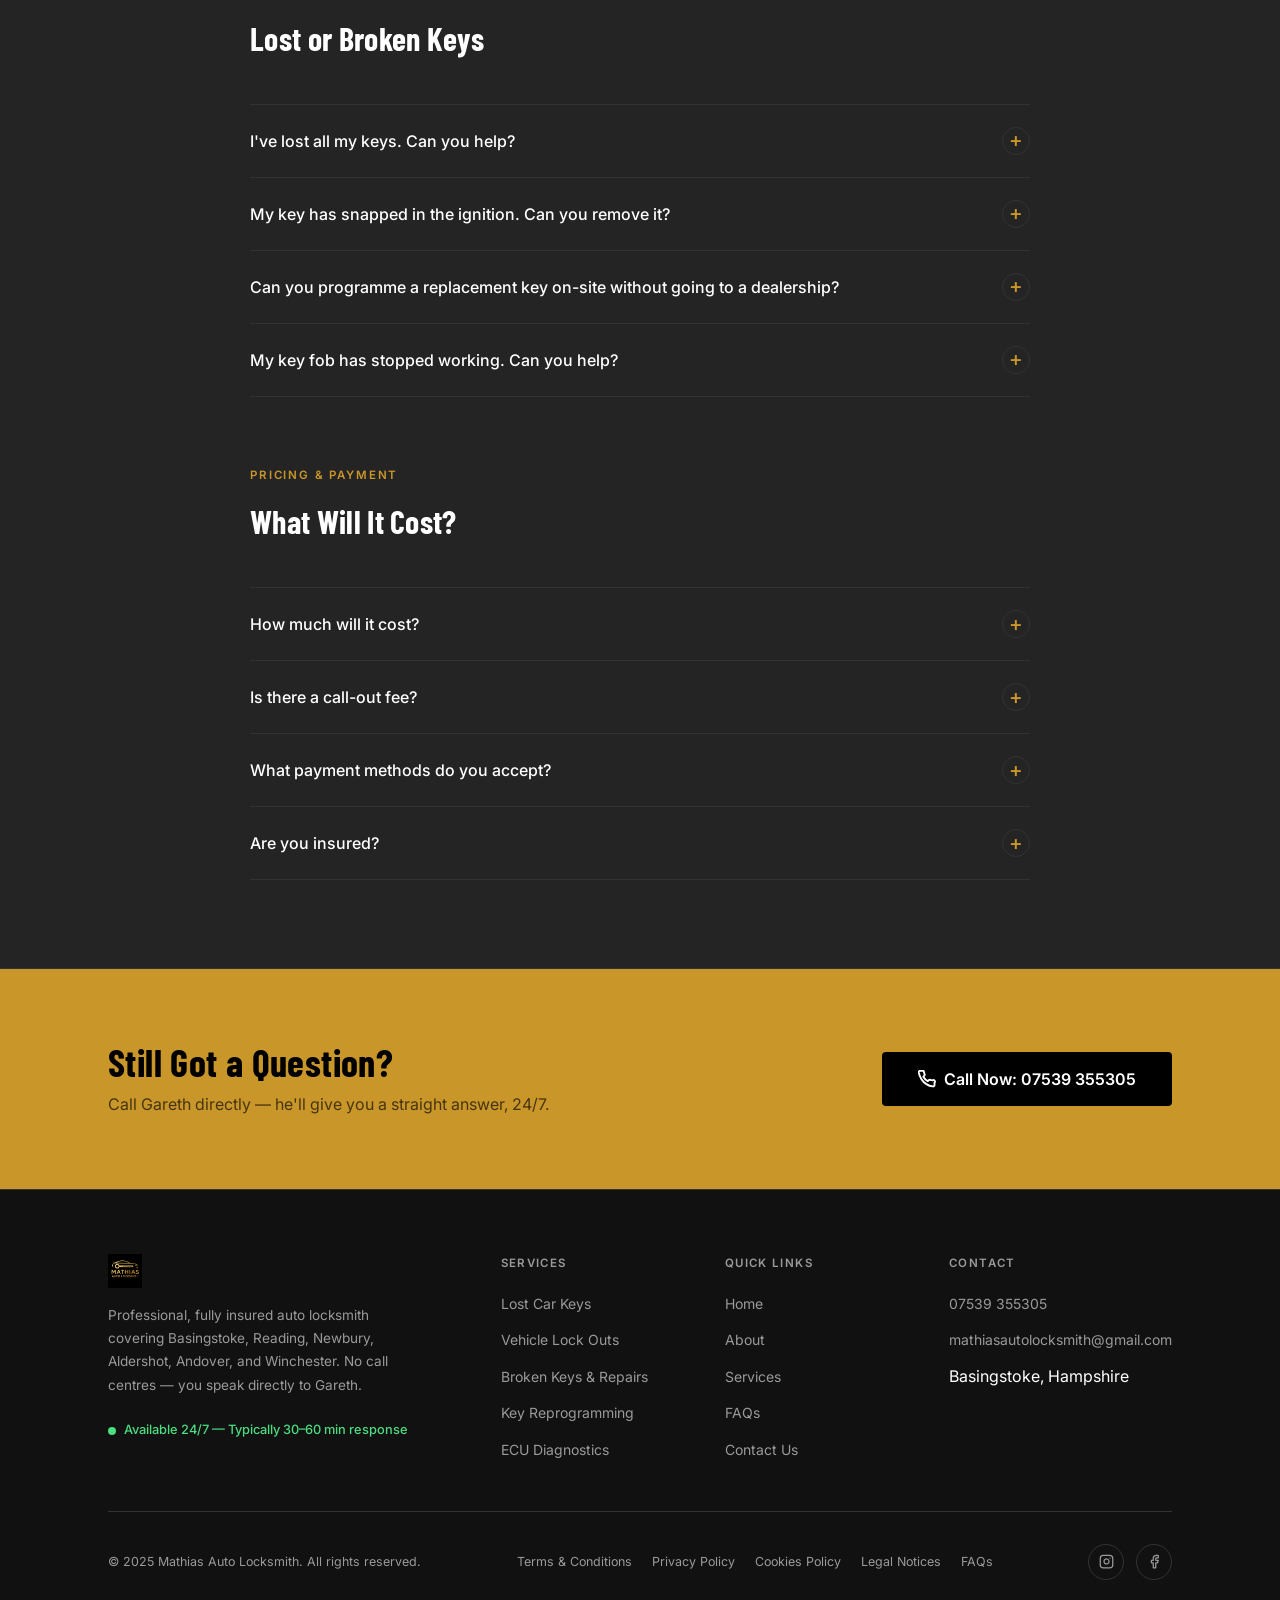
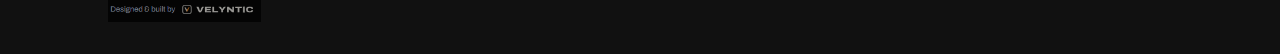
<file: faqs.html>
<!DOCTYPE html>
<html lang="en">
<head>
  <meta charset="UTF-8">
  <meta name="viewport" content="width=device-width, initial-scale=1.0">
  <title>Auto Locksmith FAQs Basingstoke | Common Questions — Mathias Auto Locksmith</title>
  <meta name="description" content="Frequently asked questions about Mathias Auto Locksmith — response times, pricing, vehicle coverage, damage-free entry, key replacement, and more. Call 07539 355305 for immediate help.">
  <!-- Open Graph / Twitter -->
  <meta property="og:title" content="Auto Locksmith FAQs Basingstoke | Mathias Auto Locksmith">
  <meta property="og:description" content="Response times, pricing, vehicle coverage and more — answered honestly by Gareth Mathias, 24/7 auto locksmith in Basingstoke.">
  <meta property="og:type" content="website">
  <meta property="og:url" content="https://mathiasautolocksmith.co.uk/faqs.html">
  <meta property="og:image" content="https://mathiasautolocksmith.co.uk/assets/img-lockout.png">
  <meta property="og:image:width" content="1920">
  <meta property="og:image:height" content="1080">
  <meta property="og:site_name" content="Mathias Auto Locksmith">
  <meta property="og:locale" content="en_GB">
  <meta name="twitter:card" content="summary_large_image">
  <meta name="twitter:title" content="Auto Locksmith FAQs Basingstoke | Mathias Auto Locksmith">
  <meta name="twitter:description" content="Response times, pricing, vehicle coverage and more — answered honestly by Gareth Mathias, 24/7 auto locksmith in Basingstoke.">
  <meta name="twitter:image" content="https://mathiasautolocksmith.co.uk/assets/img-lockout.png">
  <meta name="robots" content="index, follow">
  <link rel="canonical" href="https://mathiasautolocksmith.co.uk/faqs.html">
  <meta name="geo.region" content="GB-HAM">
  <meta name="geo.placename" content="Basingstoke, Hampshire">
  <meta name="geo.position" content="51.2667;-1.0876">
  <meta name="ICBM" content="51.2667, -1.0876">
  <meta name="theme-color" content="#c9962a">
  <link rel="icon" href="assets/favicon.ico">
  <link rel="stylesheet" href="css/style.css">
  <script type="application/ld+json">
  {"@context":"https://schema.org","@type":"FAQPage","mainEntity":[
    {"@type":"Question","name":"How quickly can you reach me?","acceptedAnswer":{"@type":"Answer","text":"Typically 30 to 60 minutes across our service area. We give you an honest ETA when you call."}},
    {"@type":"Question","name":"Will you damage my car to get in?","acceptedAnswer":{"@type":"Answer","text":"No. We use non-destructive entry techniques on all vehicles. Your locks, windows, and bodywork are safe throughout."}},
    {"@type":"Question","name":"Are you available 24 hours a day?","acceptedAnswer":{"@type":"Answer","text":"Yes. We operate 24 hours a day, 7 days a week, 365 days a year including bank holidays."}},
    {"@type":"Question","name":"How much will it cost?","acceptedAnswer":{"@type":"Answer","text":"We give you a clear, firm quote over the phone before we attend. What we quote is what you pay — no hidden fees or surprises on arrival."}},
    {"@type":"Question","name":"Can you programme a replacement key on-site?","acceptedAnswer":{"@type":"Answer","text":"In most cases yes. We carry professional diagnostic equipment to cut and programme transponder keys and remote fobs at the roadside."}},
    {"@type":"Question","name":"Do you cover all vehicle makes and models?","acceptedAnswer":{"@type":"Answer","text":"Yes. We cover all major manufacturers including modern keyless entry and transponder key systems for cars and vans."}}
  ]}
  </script>
</head>
<body>

<!-- NAV -->
<nav class="nav" role="navigation" aria-label="Main navigation">
  <div class="nav-inner">
    <a href="index.html" class="nav-logo" aria-label="Mathias Auto Locksmith home">
      <img src="assets/logo.jpg" alt="Mathias Auto Locksmith Basingstoke"
           onerror="this.style.display='none'; this.nextElementSibling.style.display='block'">
      <span class="nav-logo-text" style="display:none">Mathias Auto Locksmith</span>
    </a>
    <ul class="nav-links">
      <li><a href="services.html">Services</a></li>
      <li><a href="about.html">About</a></li>
      <li><a href="contact.html">Contact</a></li>
      <li><a href="tel:07539355305" class="nav-call">Call Now: 07539 355305</a></li>
    </ul>
    <button class="nav-hamburger" aria-label="Toggle menu" aria-expanded="false">
      <span></span><span></span><span></span>
    </button>
  </div>
  <div class="nav-mobile">
    <a href="services.html">Services</a>
    <a href="about.html">About</a>
    <a href="contact.html">Contact</a>
    <a href="tel:07539355305" class="nav-call">Call Now: 07539 355305</a>
  </div>
</nav>

<!-- PAGE HERO -->
<header class="page-hero">
  <div class="container">
    <span class="eyebrow">Frequently Asked Questions</span>
    <h1>Got a Question?<br>We've Got the Answer.</h1>
    <p>Everything you need to know before you call. If your question isn't here, ring Gareth directly — he'll give you a straight answer.</p>
    <a href="tel:07539355305" class="btn btn-primary" style="margin-top:24px">
      <svg width="18" height="18" viewBox="0 0 24 24" fill="none" stroke="currentColor" stroke-width="2.5" stroke-linecap="round" stroke-linejoin="round" aria-hidden="true"><path d="M22 16.92v3a2 2 0 0 1-2.18 2 19.79 19.79 0 0 1-8.63-3.07A19.5 19.5 0 0 1 4.42 12 19.79 19.79 0 0 1 1.08 3.18 2 2 0 0 1 3.08 1h3a2 2 0 0 1 2 1.72c.127.96.361 1.903.7 2.81a2 2 0 0 1-.45 2.11L7.09 8.91a16 16 0 0 0 6 6l1.27-1.27a2 2 0 0 1 2.11-.45c.907.339 1.85.573 2.81.7A2 2 0 0 1 22 16.92z"/></svg>
      Call Now: 07539 355305
    </a>
  </div>
</header>

<!-- FAQS -->
<section class="faq" style="border-top:none">
  <div class="container">
    <div class="faq-inner">

      <div style="margin-bottom:48px">
        <span class="eyebrow">Response &amp; Availability</span>
        <h2 style="margin-top:8px;font-size:clamp(1.4rem,3vw,2rem)">When Can You Come?</h2>
      </div>
      <div class="faq-list" style="margin-bottom:64px">
        <div class="faq-item">
          <button class="faq-q" aria-expanded="false">
            How quickly can you reach me?
            <span class="faq-toggle" aria-hidden="true">+</span>
          </button>
          <div class="faq-a" role="region">
            <div class="faq-a-inner">Typically 30 to 60 minutes across our service area. When you call, Gareth will give you a realistic ETA based on where he is at that moment — no vague promises.</div>
          </div>
        </div>
        <div class="faq-item">
          <button class="faq-q" aria-expanded="false">
            Are you available 24 hours a day?
            <span class="faq-toggle" aria-hidden="true">+</span>
          </button>
          <div class="faq-a" role="region">
            <div class="faq-a-inner">Yes. We operate 24 hours a day, 7 days a week, 365 days a year — including bank holidays and Christmas. When you call, you speak to Gareth directly, not a call centre.</div>
          </div>
        </div>
        <div class="faq-item">
          <button class="faq-q" aria-expanded="false">
            Do you charge more for call outs late at night or on weekends?
            <span class="faq-toggle" aria-hidden="true">+</span>
          </button>
          <div class="faq-a" role="region">
            <div class="faq-a-inner">We'll give you a clear, honest price over the phone before we attend. We'll always tell you upfront what the job will cost.</div>
          </div>
        </div>
        <div class="faq-item">
          <button class="faq-q" aria-expanded="false">
            Which areas do you cover?
            <span class="faq-toggle" aria-hidden="true">+</span>
          </button>
          <div class="faq-a" role="region">
            <div class="faq-a-inner">We cover Basingstoke, Reading, Newbury, Aldershot, Andover, and Winchester — and surrounding areas within that region. If you're unsure whether we can reach you, call and we'll let you know straight away.</div>
          </div>
        </div>
      </div>

      <div style="margin-bottom:48px">
        <span class="eyebrow">Vehicle Entry &amp; Safety</span>
        <h2 style="margin-top:8px;font-size:clamp(1.4rem,3vw,2rem)">Will My Vehicle Be Safe?</h2>
      </div>
      <div class="faq-list" style="margin-bottom:64px">
        <div class="faq-item">
          <button class="faq-q" aria-expanded="false">
            Will you damage my car to get in?
            <span class="faq-toggle" aria-hidden="true">+</span>
          </button>
          <div class="faq-a" role="region">
            <div class="faq-a-inner">No. We use non-destructive entry techniques on every job. Your locks, windows, and bodywork are safe throughout. We won't touch a window or door seal in a way that leaves any mark.</div>
          </div>
        </div>
        <div class="faq-item">
          <button class="faq-q" aria-expanded="false">
            Do you cover all vehicle makes and models?
            <span class="faq-toggle" aria-hidden="true">+</span>
          </button>
          <div class="faq-a" role="region">
            <div class="faq-a-inner">We cover all major manufacturers — cars, vans, and 4x4s — including vehicles with modern keyless entry systems and transponder keys. If you're unsure whether we can help with your specific model, call and we'll advise you immediately.</div>
          </div>
        </div>
        <div class="faq-item">
          <button class="faq-q" aria-expanded="false">
            I've locked my keys inside the car. What should I do?
            <span class="faq-toggle" aria-hidden="true">+</span>
          </button>
          <div class="faq-a" role="region">
            <div class="faq-a-inner">Stay safe and call us. We'll get your location, confirm the vehicle details, give you a firm quote, and come to you. Do not attempt to force entry yourself — it almost always causes damage that's expensive to fix.</div>
          </div>
        </div>
        <div class="faq-item">
          <button class="faq-q" aria-expanded="false">
            Can you open a van as well as a car?
            <span class="faq-toggle" aria-hidden="true">+</span>
          </button>
          <div class="faq-a" role="region">
            <div class="faq-a-inner">Yes. We cover cars, vans, and 4x4s. If you drive a commercial vehicle and need access fast, call us directly and we'll confirm we can assist before you wait for us to arrive.</div>
          </div>
        </div>
      </div>

      <div style="margin-bottom:48px">
        <span class="eyebrow">Keys &amp; Reprogramming</span>
        <h2 style="margin-top:8px;font-size:clamp(1.4rem,3vw,2rem)">Lost or Broken Keys</h2>
      </div>
      <div class="faq-list" style="margin-bottom:64px">
        <div class="faq-item">
          <button class="faq-q" aria-expanded="false">
            I've lost all my keys. Can you help?
            <span class="faq-toggle" aria-hidden="true">+</span>
          </button>
          <div class="faq-a" role="region">
            <div class="faq-a-inner">Yes. Losing all your keys is one of the most common situations we deal with. We can cut and programme a new key on-site for most vehicles — no need to go to a dealership or wait days for a replacement.</div>
          </div>
        </div>
        <div class="faq-item">
          <button class="faq-q" aria-expanded="false">
            My key has snapped in the ignition. Can you remove it?
            <span class="faq-toggle" aria-hidden="true">+</span>
          </button>
          <div class="faq-a" role="region">
            <div class="faq-a-inner">Yes. We carry specialist extraction tools to remove broken keys from ignitions and door locks without causing damage to the barrel. We can then replace or repair on-site in most cases.</div>
          </div>
        </div>
        <div class="faq-item">
          <button class="faq-q" aria-expanded="false">
            Can you programme a replacement key on-site without going to a dealership?
            <span class="faq-toggle" aria-hidden="true">+</span>
          </button>
          <div class="faq-a" role="region">
            <div class="faq-a-inner">In most cases, yes. We carry professional-grade diagnostic equipment that allows us to cut and programme transponder keys and remote fobs at the roadside. This is significantly faster and usually less expensive than going through a franchised dealership.</div>
          </div>
        </div>
        <div class="faq-item">
          <button class="faq-q" aria-expanded="false">
            My key fob has stopped working. Can you help?
            <span class="faq-toggle" aria-hidden="true">+</span>
          </button>
          <div class="faq-a" role="region">
            <div class="faq-a-inner">Often yes. If the fob has lost synchronisation with the vehicle, we can re-programme it on-site. If the fob itself is damaged, we can provide a replacement and programme it to your vehicle. Call us and we'll walk you through the options.</div>
          </div>
        </div>
      </div>

      <div style="margin-bottom:48px">
        <span class="eyebrow">Pricing &amp; Payment</span>
        <h2 style="margin-top:8px;font-size:clamp(1.4rem,3vw,2rem)">What Will It Cost?</h2>
      </div>
      <div class="faq-list">
        <div class="faq-item">
          <button class="faq-q" aria-expanded="false">
            How much will it cost?
            <span class="faq-toggle" aria-hidden="true">+</span>
          </button>
          <div class="faq-a" role="region">
            <div class="faq-a-inner">Pricing depends on the service, vehicle type, and your location. We'll give you a clear, firm quote over the phone before we attend. What we quote is what you pay — no hidden fees, no surprises on arrival.</div>
          </div>
        </div>
        <div class="faq-item">
          <button class="faq-q" aria-expanded="false">
            Is there a call-out fee?
            <span class="faq-toggle" aria-hidden="true">+</span>
          </button>
          <div class="faq-a" role="region">
            <div class="faq-a-inner">This will be included in the quote we give you upfront. We'll always tell you the full cost before we travel to you — there are no additional charges on top of what's agreed on the phone.</div>
          </div>
        </div>
        <div class="faq-item">
          <button class="faq-q" aria-expanded="false">
            What payment methods do you accept?
            <span class="faq-toggle" aria-hidden="true">+</span>
          </button>
          <div class="faq-a" role="region">
            <div class="faq-a-inner">We accept cash and bank transfer. If you have a specific requirement, mention it when you call and we'll confirm what works for both parties.</div>
          </div>
        </div>
        <div class="faq-item">
          <button class="faq-q" aria-expanded="false">
            Are you insured?
            <span class="faq-toggle" aria-hidden="true">+</span>
          </button>
          <div class="faq-a" role="region">
            <div class="faq-a-inner">Yes. Mathias Auto Locksmith is fully insured, and Gareth is DBS checked. You can ask to see documentation at any time.</div>
          </div>
        </div>
      </div>

    </div>
  </div>
</section>

<!-- CTA STRIP -->
<section class="cta-strip">
  <div class="container">
    <div class="cta-strip-inner">
      <div class="cta-strip-text">
        <h2>Still Got a Question?</h2>
        <p>Call Gareth directly — he'll give you a straight answer, 24/7.</p>
      </div>
      <a href="tel:07539355305" class="btn btn-dark">
        <svg width="18" height="18" viewBox="0 0 24 24" fill="none" stroke="currentColor" stroke-width="2.5" stroke-linecap="round" stroke-linejoin="round" aria-hidden="true"><path d="M22 16.92v3a2 2 0 0 1-2.18 2 19.79 19.79 0 0 1-8.63-3.07A19.5 19.5 0 0 1 4.42 12 19.79 19.79 0 0 1 1.08 3.18 2 2 0 0 1 3.08 1h3a2 2 0 0 1 2 1.72c.127.96.361 1.903.7 2.81a2 2 0 0 1-.45 2.11L7.09 8.91a16 16 0 0 0 6 6l1.27-1.27a2 2 0 0 1 2.11-.45c.907.339 1.85.573 2.81.7A2 2 0 0 1 22 16.92z"/></svg>
        Call Now: 07539 355305
      </a>
    </div>
  </div>
</section>

<!-- FOOTER -->
<footer>
  <div class="container">
    <div class="footer-grid">
      <div class="footer-brand">
        <img class="footer-brand-logo" src="assets/logo.jpg" alt="Mathias Auto Locksmith" onerror="this.style.display='none'">
        <p>Professional, fully insured auto locksmith covering Basingstoke, Reading, Newbury, Aldershot, Andover, and Winchester. No call centres — you speak directly to Gareth.</p>
        <div class="footer-available">
          <span class="available-dot" aria-hidden="true"></span>
          Available 24/7 — Typically 30–60 min response
        </div>
      </div>
      <div class="footer-col">
        <h4>Services</h4>
        <ul>
          <li><a href="services.html#lost-keys">Lost Car Keys</a></li>
          <li><a href="services.html#lockouts">Vehicle Lock Outs</a></li>
          <li><a href="services.html#broken-keys">Broken Keys &amp; Repairs</a></li>
          <li><a href="services.html#reprogramming">Key Reprogramming</a></li>
          <li><a href="services.html#reprogramming">ECU Diagnostics</a></li>
        </ul>
      </div>
      <div class="footer-col">
        <h4>Quick Links</h4>
        <ul>
          <li><a href="index.html">Home</a></li>
          <li><a href="about.html">About</a></li>
          <li><a href="services.html">Services</a></li>
          <li><a href="faqs.html">FAQs</a></li>
          <li><a href="contact.html">Contact Us</a></li>
        </ul>
      </div>
      <div class="footer-col">
        <h4>Contact</h4>
        <ul>
          <li><a href="tel:07539355305">07539 355305</a></li>
          <li><a href="mailto:mathiasautolocksmith@gmail.com">mathiasautolocksmith@gmail.com</a></li>
          <li>Basingstoke, Hampshire</li>
        </ul>
      </div>
    </div>
    <div class="footer-bottom">
      <p>&copy; 2025 Mathias Auto Locksmith. All rights reserved.</p>
      <div class="footer-legal">
        <a href="terms-and-conditions.html">Terms &amp; Conditions</a>
        <a href="privacy-policy.html">Privacy Policy</a>
        <a href="cookies-policy.html">Cookies Policy</a>
        <a href="legal.html">Legal Notices</a>
        <a href="faqs.html">FAQs</a>
      </div>
      <div class="footer-social">
        <a href="https://www.instagram.com/mathiasautolocksmith/" class="social-link" target="_blank" rel="noopener noreferrer" aria-label="Instagram">
          <svg width="15" height="15" viewBox="0 0 24 24" fill="none" stroke="currentColor" stroke-width="2" stroke-linecap="round" stroke-linejoin="round" aria-hidden="true"><rect x="2" y="2" width="20" height="20" rx="5" ry="5"/><path d="M16 11.37A4 4 0 1 1 12.63 8 4 4 0 0 1 16 11.37z"/><line x1="17.5" y1="6.5" x2="17.51" y2="6.5"/></svg>
        </a>
        <a href="https://www.facebook.com/people/Mathias-Auto-Locksmith/61590174552480/" class="social-link" target="_blank" rel="noopener noreferrer" aria-label="Facebook">
          <svg width="15" height="15" viewBox="0 0 24 24" fill="none" stroke="currentColor" stroke-width="2" stroke-linecap="round" stroke-linejoin="round" aria-hidden="true"><path d="M18 2h-3a5 5 0 0 0-5 5v3H7v4h3v8h4v-8h3l1-4h-4V7a1 1 0 0 1 1-1h3z"/></svg>
        </a>
      </div>
    </div>
    <div class="footer-velyntic">
      <a href="https://www.velyntic.com" target="_blank" rel="noopener noreferrer" aria-label="Designed and built by Velyntic">
        <img src="assets/velyntic-badge.png" alt="Designed and built by Velyntic" class="velyntic-badge-img">
      </a>
    </div>
  </div>
</footer>

<script src="js/main.js"></script>
</body>
</html>
</file>
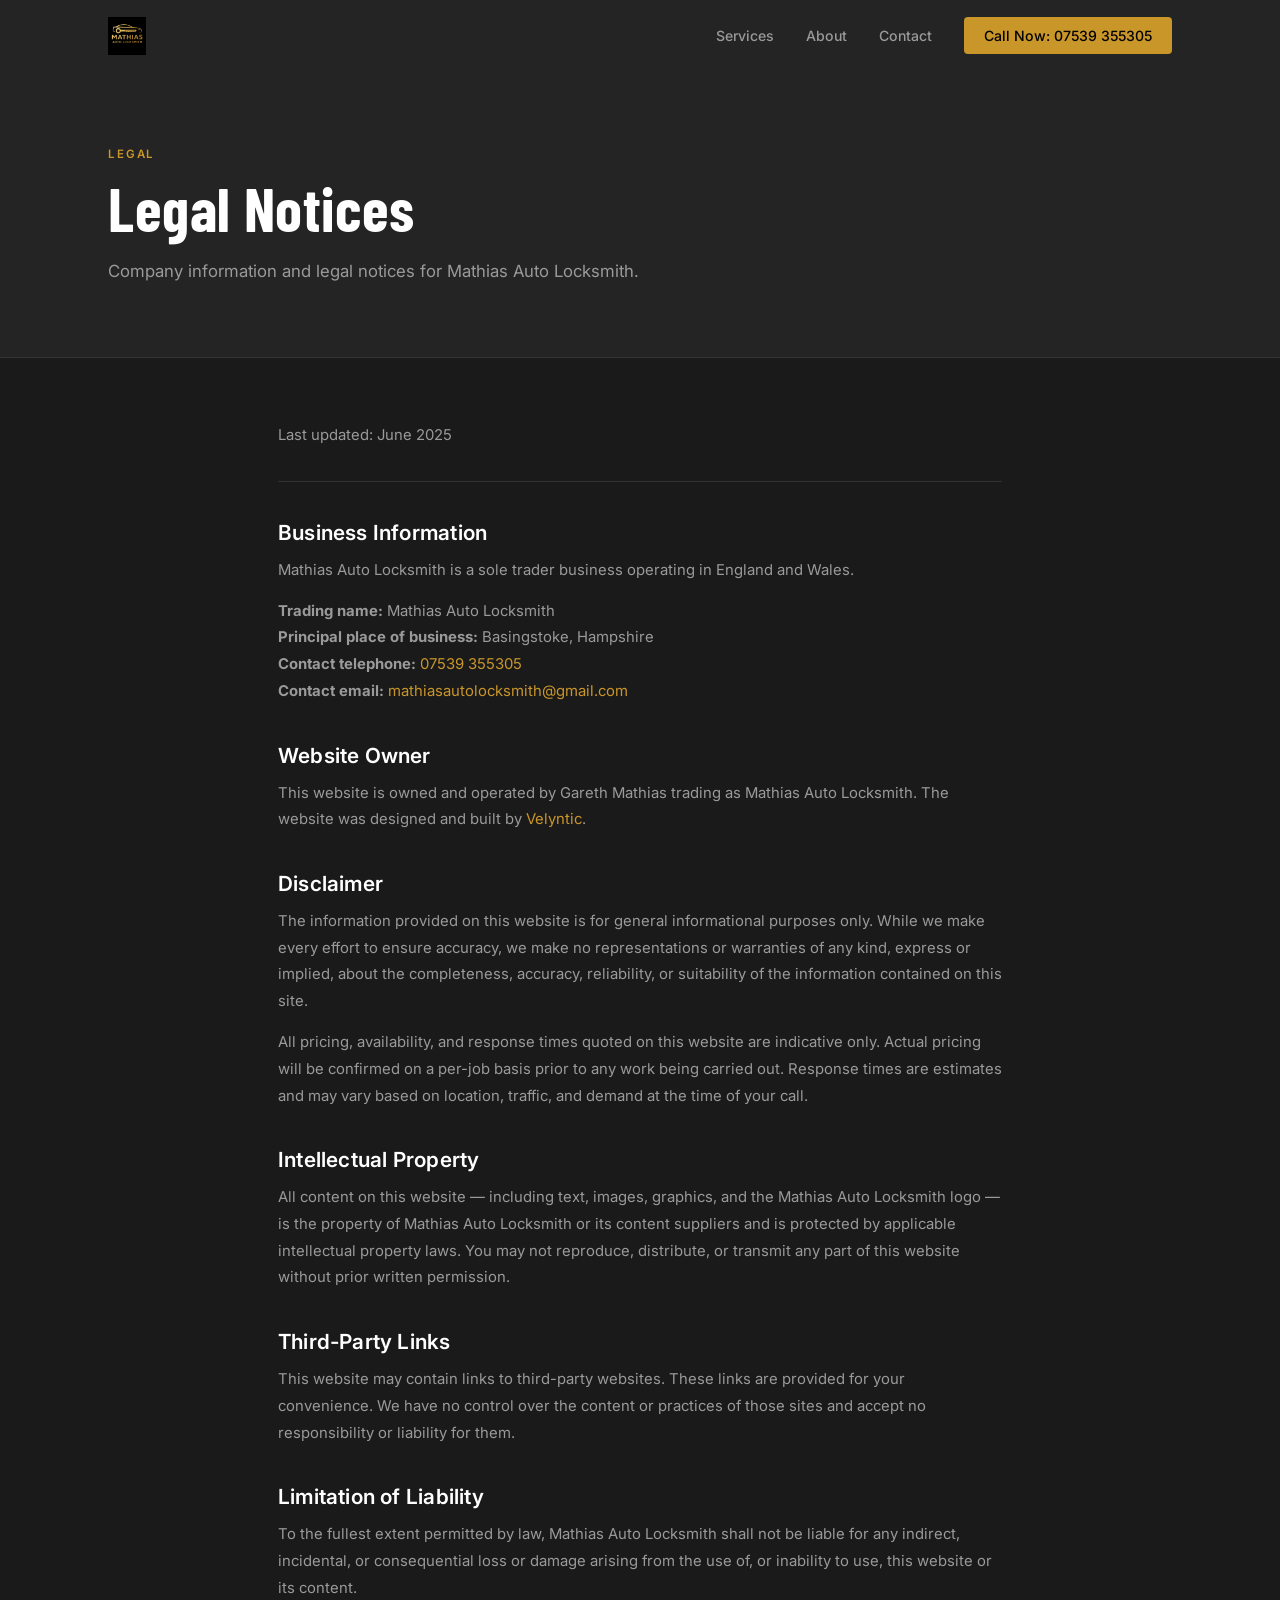
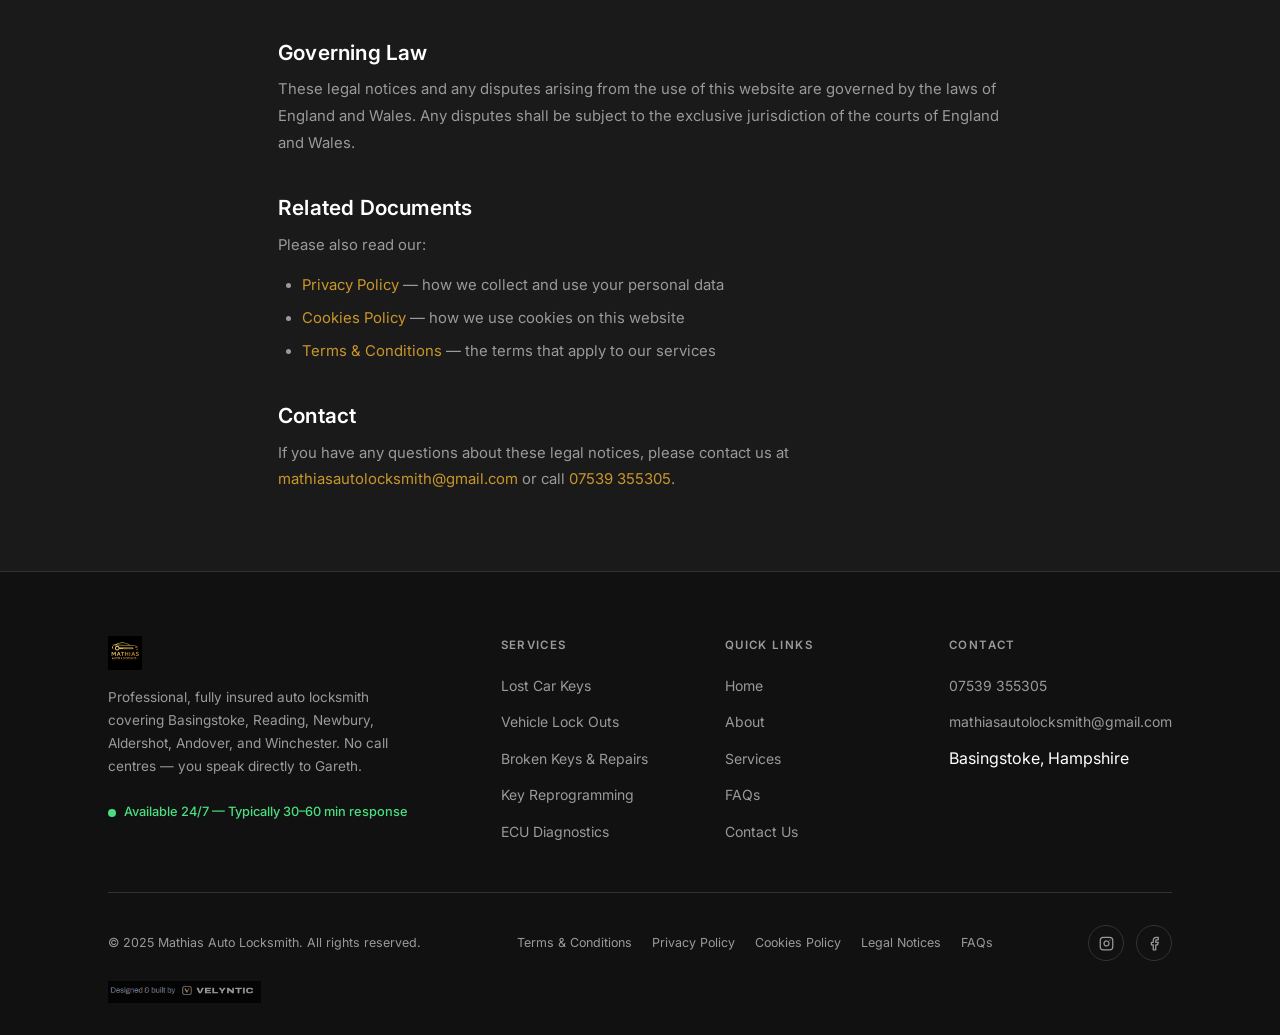
<file: legal.html>
<!DOCTYPE html>
<html lang="en">
<head>
  <meta charset="UTF-8">
  <meta name="viewport" content="width=device-width, initial-scale=1.0">
  <title>Legal Notices | Mathias Auto Locksmith Basingstoke</title>
  <meta name="description" content="Legal notices, company information, and disclaimers for Mathias Auto Locksmith, Basingstoke, Hampshire.">
  <meta name="robots" content="noindex, follow">
  <link rel="canonical" href="https://mathiasautolocksmith.co.uk/legal.html">
  <meta name="geo.region" content="GB-HAM">
  <meta name="geo.placename" content="Basingstoke, Hampshire">
  <meta name="geo.position" content="51.2667;-1.0876">
  <meta name="ICBM" content="51.2667, -1.0876">
  <meta name="theme-color" content="#c9962a">
  <link rel="icon" href="assets/favicon.ico">
  <link rel="stylesheet" href="css/style.css">
</head>
<body>

<!-- NAV -->
<nav class="nav" role="navigation" aria-label="Main navigation">
  <div class="nav-inner">
    <a href="index.html" class="nav-logo" aria-label="Mathias Auto Locksmith home">
      <img src="assets/logo.jpg" alt="Mathias Auto Locksmith Basingstoke"
           onerror="this.style.display='none'; this.nextElementSibling.style.display='block'">
      <span class="nav-logo-text" style="display:none">Mathias Auto Locksmith</span>
    </a>
    <ul class="nav-links">
      <li><a href="services.html">Services</a></li>
      <li><a href="about.html">About</a></li>
      <li><a href="contact.html">Contact</a></li>
      <li><a href="tel:07539355305" class="nav-call">Call Now: 07539 355305</a></li>
    </ul>
    <button class="nav-hamburger" aria-label="Toggle menu" aria-expanded="false">
      <span></span><span></span><span></span>
    </button>
  </div>
  <div class="nav-mobile">
    <a href="services.html">Services</a>
    <a href="about.html">About</a>
    <a href="contact.html">Contact</a>
    <a href="tel:07539355305" class="nav-call">Call Now: 07539 355305</a>
  </div>
</nav>

<!-- PAGE HERO -->
<header class="page-hero">
  <div class="container">
    <span class="eyebrow">Legal</span>
    <h1>Legal Notices</h1>
    <p>Company information and legal notices for Mathias Auto Locksmith.</p>
  </div>
</header>

<!-- LEGAL CONTENT -->
<div class="legal-content">

  <p class="legal-updated">Last updated: June 2025</p>

  <h2>Business Information</h2>
  <p>Mathias Auto Locksmith is a sole trader business operating in England and Wales.</p>
  <p><strong>Trading name:</strong> Mathias Auto Locksmith<br>
     <strong>Principal place of business:</strong> Basingstoke, Hampshire<br>
     <strong>Contact telephone:</strong> <a href="tel:07539355305">07539 355305</a><br>
     <strong>Contact email:</strong> <a href="mailto:mathiasautolocksmith@gmail.com">mathiasautolocksmith@gmail.com</a></p>

  <h2>Website Owner</h2>
  <p>This website is owned and operated by Gareth Mathias trading as Mathias Auto Locksmith. The website was designed and built by <a href="https://www.velyntic.com" target="_blank" rel="noopener noreferrer">Velyntic</a>.</p>

  <h2>Disclaimer</h2>
  <p>The information provided on this website is for general informational purposes only. While we make every effort to ensure accuracy, we make no representations or warranties of any kind, express or implied, about the completeness, accuracy, reliability, or suitability of the information contained on this site.</p>
  <p>All pricing, availability, and response times quoted on this website are indicative only. Actual pricing will be confirmed on a per-job basis prior to any work being carried out. Response times are estimates and may vary based on location, traffic, and demand at the time of your call.</p>

  <h2>Intellectual Property</h2>
  <p>All content on this website — including text, images, graphics, and the Mathias Auto Locksmith logo — is the property of Mathias Auto Locksmith or its content suppliers and is protected by applicable intellectual property laws. You may not reproduce, distribute, or transmit any part of this website without prior written permission.</p>

  <h2>Third-Party Links</h2>
  <p>This website may contain links to third-party websites. These links are provided for your convenience. We have no control over the content or practices of those sites and accept no responsibility or liability for them.</p>

  <h2>Limitation of Liability</h2>
  <p>To the fullest extent permitted by law, Mathias Auto Locksmith shall not be liable for any indirect, incidental, or consequential loss or damage arising from the use of, or inability to use, this website or its content.</p>

  <h2>Governing Law</h2>
  <p>These legal notices and any disputes arising from the use of this website are governed by the laws of England and Wales. Any disputes shall be subject to the exclusive jurisdiction of the courts of England and Wales.</p>

  <h2>Related Documents</h2>
  <p>Please also read our:</p>
  <ul>
    <li><a href="privacy-policy.html">Privacy Policy</a> — how we collect and use your personal data</li>
    <li><a href="cookies-policy.html">Cookies Policy</a> — how we use cookies on this website</li>
    <li><a href="terms-and-conditions.html">Terms &amp; Conditions</a> — the terms that apply to our services</li>
  </ul>

  <h2>Contact</h2>
  <p>If you have any questions about these legal notices, please contact us at <a href="mailto:mathiasautolocksmith@gmail.com">mathiasautolocksmith@gmail.com</a> or call <a href="tel:07539355305">07539 355305</a>.</p>

</div>

<!-- FOOTER -->
<footer>
  <div class="container">
    <div class="footer-grid">
      <div class="footer-brand">
        <img class="footer-brand-logo" src="assets/logo.jpg" alt="Mathias Auto Locksmith" onerror="this.style.display='none'">
        <p>Professional, fully insured auto locksmith covering Basingstoke, Reading, Newbury, Aldershot, Andover, and Winchester. No call centres — you speak directly to Gareth.</p>
        <div class="footer-available">
          <span class="available-dot" aria-hidden="true"></span>
          Available 24/7 — Typically 30–60 min response
        </div>
      </div>
      <div class="footer-col">
        <h4>Services</h4>
        <ul>
          <li><a href="services.html#lost-keys">Lost Car Keys</a></li>
          <li><a href="services.html#lockouts">Vehicle Lock Outs</a></li>
          <li><a href="services.html#broken-keys">Broken Keys &amp; Repairs</a></li>
          <li><a href="services.html#reprogramming">Key Reprogramming</a></li>
          <li><a href="services.html#reprogramming">ECU Diagnostics</a></li>
        </ul>
      </div>
      <div class="footer-col">
        <h4>Quick Links</h4>
        <ul>
          <li><a href="index.html">Home</a></li>
          <li><a href="about.html">About</a></li>
          <li><a href="services.html">Services</a></li>
          <li><a href="faqs.html">FAQs</a></li>
          <li><a href="contact.html">Contact Us</a></li>
        </ul>
      </div>
      <div class="footer-col">
        <h4>Contact</h4>
        <ul>
          <li><a href="tel:07539355305">07539 355305</a></li>
          <li><a href="mailto:mathiasautolocksmith@gmail.com">mathiasautolocksmith@gmail.com</a></li>
          <li>Basingstoke, Hampshire</li>
        </ul>
      </div>
    </div>
    <div class="footer-bottom">
      <p>&copy; 2025 Mathias Auto Locksmith. All rights reserved.</p>
      <div class="footer-legal">
        <a href="terms-and-conditions.html">Terms &amp; Conditions</a>
        <a href="privacy-policy.html">Privacy Policy</a>
        <a href="cookies-policy.html">Cookies Policy</a>
        <a href="legal.html">Legal Notices</a>
        <a href="faqs.html">FAQs</a>
      </div>
      <div class="footer-social">
        <a href="https://www.instagram.com/mathiasautolocksmith/" class="social-link" target="_blank" rel="noopener noreferrer" aria-label="Instagram">
          <svg width="15" height="15" viewBox="0 0 24 24" fill="none" stroke="currentColor" stroke-width="2" stroke-linecap="round" stroke-linejoin="round" aria-hidden="true"><rect x="2" y="2" width="20" height="20" rx="5" ry="5"/><path d="M16 11.37A4 4 0 1 1 12.63 8 4 4 0 0 1 16 11.37z"/><line x1="17.5" y1="6.5" x2="17.51" y2="6.5"/></svg>
        </a>
        <a href="https://www.facebook.com/people/Mathias-Auto-Locksmith/61590174552480/" class="social-link" target="_blank" rel="noopener noreferrer" aria-label="Facebook">
          <svg width="15" height="15" viewBox="0 0 24 24" fill="none" stroke="currentColor" stroke-width="2" stroke-linecap="round" stroke-linejoin="round" aria-hidden="true"><path d="M18 2h-3a5 5 0 0 0-5 5v3H7v4h3v8h4v-8h3l1-4h-4V7a1 1 0 0 1 1-1h3z"/></svg>
        </a>
      </div>
    </div>
    <div class="footer-velyntic">
      <a href="https://www.velyntic.com" target="_blank" rel="noopener noreferrer" aria-label="Designed and built by Velyntic">
        <img src="assets/velyntic-badge.png" alt="Designed and built by Velyntic" class="velyntic-badge-img">
      </a>
    </div>
  </div>
</footer>

<script src="js/main.js"></script>
</body>
</html>
</file>
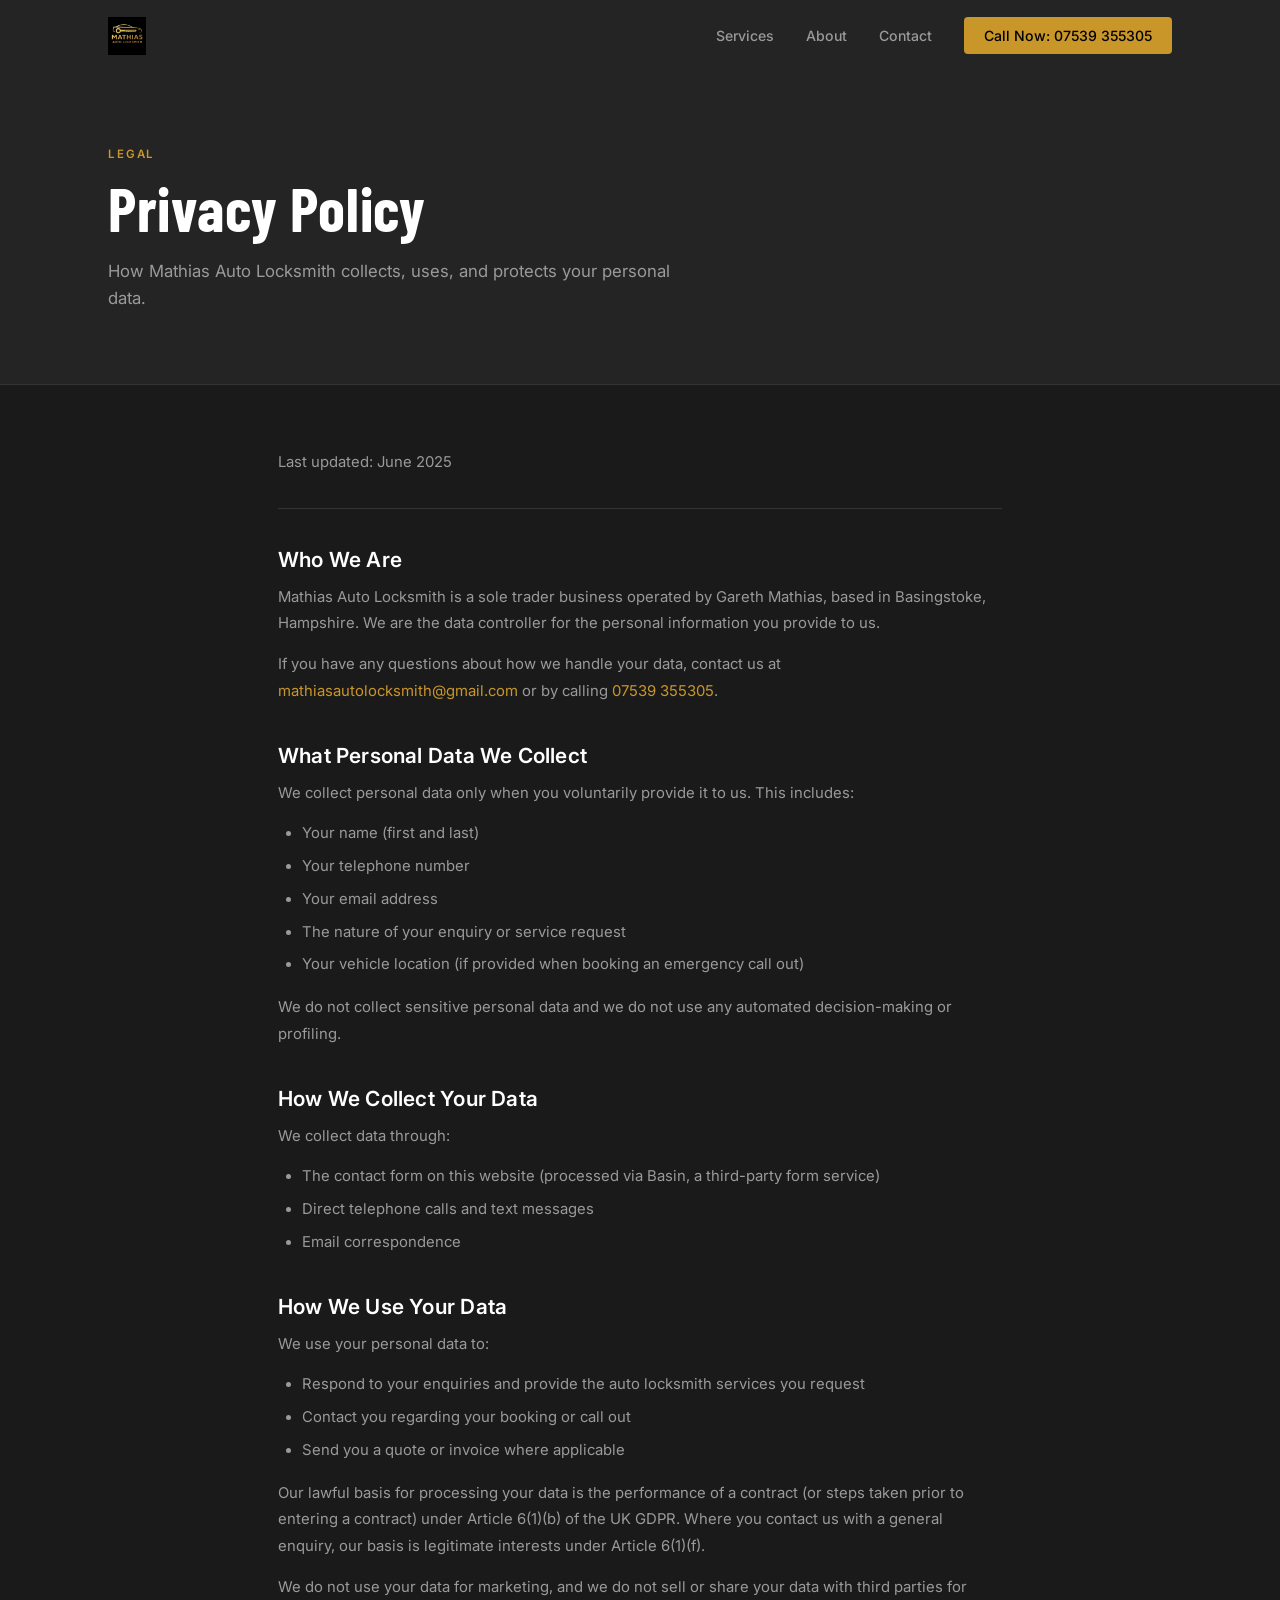
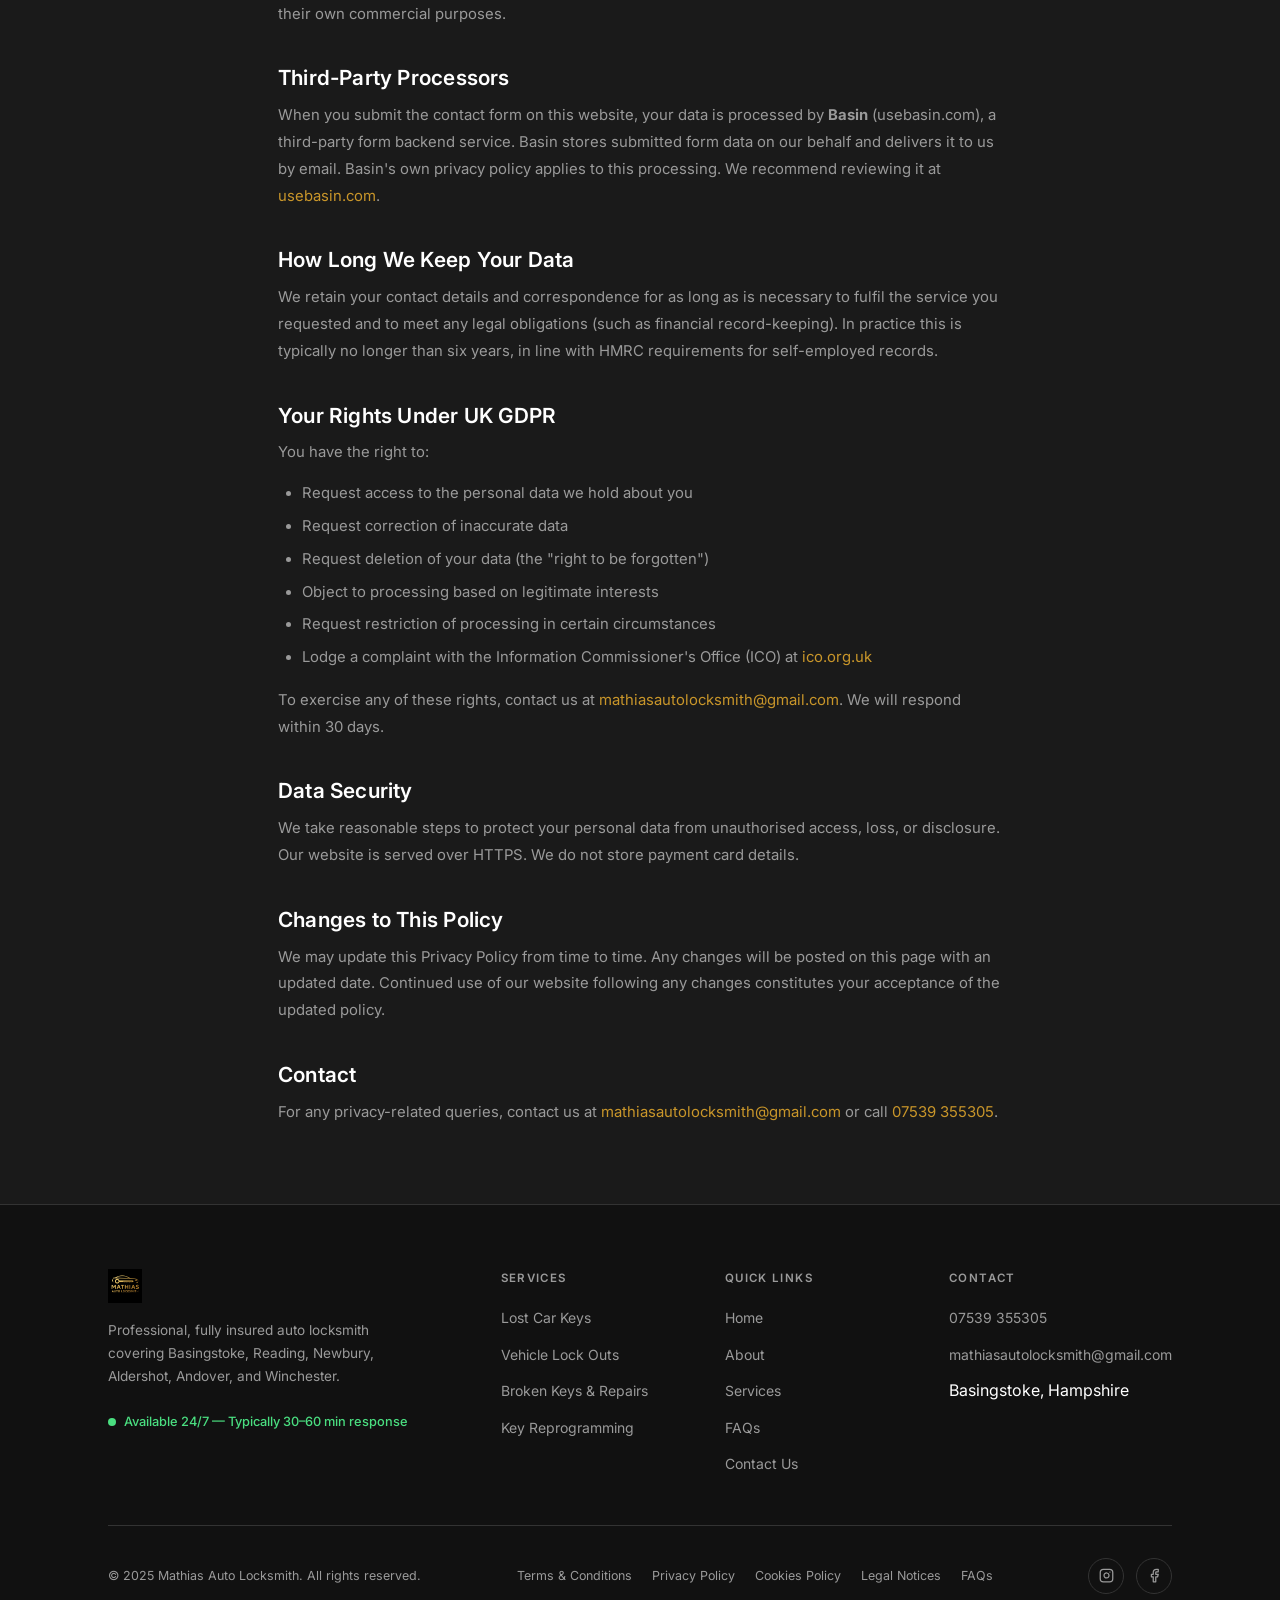
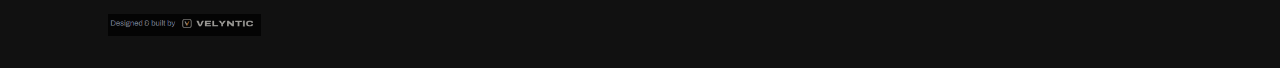
<file: privacy-policy.html>
<!DOCTYPE html>
<html lang="en">
<head>
  <meta charset="UTF-8">
  <meta name="viewport" content="width=device-width, initial-scale=1.0">
  <title>Privacy Policy | Mathias Auto Locksmith Basingstoke</title>
  <meta name="description" content="Privacy Policy for Mathias Auto Locksmith — how we collect, use, and protect your personal data in line with UK GDPR.">
  <meta name="robots" content="noindex, follow">
  <link rel="canonical" href="https://mathiasautolocksmith.co.uk/privacy-policy.html">
  <meta name="geo.region" content="GB-HAM">
  <meta name="theme-color" content="#c9962a">
  <meta property="og:title" content="Privacy Policy | Mathias Auto Locksmith">
  <meta property="og:type" content="website">
  <meta property="og:url" content="https://mathiasautolocksmith.co.uk/privacy-policy.html">
  <link rel="icon" href="assets/favicon.ico">
  <link rel="stylesheet" href="css/style.css">
</head>
<body>

<nav class="nav" role="navigation" aria-label="Main navigation">
  <div class="nav-inner">
    <a href="index.html" class="nav-logo" aria-label="Mathias Auto Locksmith home">
      <img src="assets/logo.jpg" alt="Mathias Auto Locksmith Basingstoke"
           onerror="this.style.display='none'; this.nextElementSibling.style.display='block'">
      <span class="nav-logo-text" style="display:none">Mathias Auto Locksmith</span>
    </a>
    <ul class="nav-links">
      <li><a href="services.html">Services</a></li>
      <li><a href="about.html">About</a></li>
      <li><a href="contact.html">Contact</a></li>
      <li><a href="tel:07539355305" class="nav-call">Call Now: 07539 355305</a></li>
    </ul>
    <button class="nav-hamburger" aria-label="Toggle menu" aria-expanded="false">
      <span></span><span></span><span></span>
    </button>
  </div>
  <div class="nav-mobile">
    <a href="services.html">Services</a>
    <a href="about.html">About</a>
    <a href="contact.html">Contact</a>
    <a href="tel:07539355305" class="nav-call">Call Now: 07539 355305</a>
  </div>
</nav>

<header class="page-hero">
  <div class="container">
    <span class="eyebrow">Legal</span>
    <h1>Privacy Policy</h1>
    <p>How Mathias Auto Locksmith collects, uses, and protects your personal data.</p>
  </div>
</header>

<div class="legal-content">
  <p class="legal-updated">Last updated: June 2025</p>

  <h2>Who We Are</h2>
  <p>Mathias Auto Locksmith is a sole trader business operated by Gareth Mathias, based in Basingstoke, Hampshire. We are the data controller for the personal information you provide to us.</p>
  <p>If you have any questions about how we handle your data, contact us at <a href="mailto:mathiasautolocksmith@gmail.com">mathiasautolocksmith@gmail.com</a> or by calling <a href="tel:07539355305">07539 355305</a>.</p>

  <h2>What Personal Data We Collect</h2>
  <p>We collect personal data only when you voluntarily provide it to us. This includes:</p>
  <ul>
    <li>Your name (first and last)</li>
    <li>Your telephone number</li>
    <li>Your email address</li>
    <li>The nature of your enquiry or service request</li>
    <li>Your vehicle location (if provided when booking an emergency call out)</li>
  </ul>
  <p>We do not collect sensitive personal data and we do not use any automated decision-making or profiling.</p>

  <h2>How We Collect Your Data</h2>
  <p>We collect data through:</p>
  <ul>
    <li>The contact form on this website (processed via Basin, a third-party form service)</li>
    <li>Direct telephone calls and text messages</li>
    <li>Email correspondence</li>
  </ul>

  <h2>How We Use Your Data</h2>
  <p>We use your personal data to:</p>
  <ul>
    <li>Respond to your enquiries and provide the auto locksmith services you request</li>
    <li>Contact you regarding your booking or call out</li>
    <li>Send you a quote or invoice where applicable</li>
  </ul>
  <p>Our lawful basis for processing your data is the performance of a contract (or steps taken prior to entering a contract) under Article 6(1)(b) of the UK GDPR. Where you contact us with a general enquiry, our basis is legitimate interests under Article 6(1)(f).</p>
  <p>We do not use your data for marketing, and we do not sell or share your data with third parties for their own commercial purposes.</p>

  <h2>Third-Party Processors</h2>
  <p>When you submit the contact form on this website, your data is processed by <strong>Basin</strong> (usebasin.com), a third-party form backend service. Basin stores submitted form data on our behalf and delivers it to us by email. Basin's own privacy policy applies to this processing. We recommend reviewing it at <a href="https://usebasin.com" target="_blank" rel="noopener noreferrer">usebasin.com</a>.</p>

  <h2>How Long We Keep Your Data</h2>
  <p>We retain your contact details and correspondence for as long as is necessary to fulfil the service you requested and to meet any legal obligations (such as financial record-keeping). In practice this is typically no longer than six years, in line with HMRC requirements for self-employed records.</p>

  <h2>Your Rights Under UK GDPR</h2>
  <p>You have the right to:</p>
  <ul>
    <li>Request access to the personal data we hold about you</li>
    <li>Request correction of inaccurate data</li>
    <li>Request deletion of your data (the "right to be forgotten")</li>
    <li>Object to processing based on legitimate interests</li>
    <li>Request restriction of processing in certain circumstances</li>
    <li>Lodge a complaint with the Information Commissioner's Office (ICO) at <a href="https://ico.org.uk" target="_blank" rel="noopener noreferrer">ico.org.uk</a></li>
  </ul>
  <p>To exercise any of these rights, contact us at <a href="mailto:mathiasautolocksmith@gmail.com">mathiasautolocksmith@gmail.com</a>. We will respond within 30 days.</p>

  <h2>Data Security</h2>
  <p>We take reasonable steps to protect your personal data from unauthorised access, loss, or disclosure. Our website is served over HTTPS. We do not store payment card details.</p>

  <h2>Changes to This Policy</h2>
  <p>We may update this Privacy Policy from time to time. Any changes will be posted on this page with an updated date. Continued use of our website following any changes constitutes your acceptance of the updated policy.</p>

  <h2>Contact</h2>
  <p>For any privacy-related queries, contact us at <a href="mailto:mathiasautolocksmith@gmail.com">mathiasautolocksmith@gmail.com</a> or call <a href="tel:07539355305">07539 355305</a>.</p>
</div>

<footer>
  <div class="container">
    <div class="footer-grid">
      <div class="footer-brand">
        <img class="footer-brand-logo" src="assets/logo.jpg" alt="Mathias Auto Locksmith" onerror="this.style.display='none'">
        <p>Professional, fully insured auto locksmith covering Basingstoke, Reading, Newbury, Aldershot, Andover, and Winchester.</p>
        <div class="footer-available"><span class="available-dot" aria-hidden="true"></span>Available 24/7 — Typically 30–60 min response</div>
      </div>
      <div class="footer-col"><h4>Services</h4><ul>
        <li><a href="services.html#lost-keys">Lost Car Keys</a></li>
        <li><a href="services.html#lockouts">Vehicle Lock Outs</a></li>
        <li><a href="services.html#broken-keys">Broken Keys &amp; Repairs</a></li>
        <li><a href="services.html#reprogramming">Key Reprogramming</a></li>
      </ul></div>
      <div class="footer-col"><h4>Quick Links</h4><ul>
        <li><a href="index.html">Home</a></li>
        <li><a href="about.html">About</a></li>
        <li><a href="services.html">Services</a></li>
        <li><a href="faqs.html">FAQs</a></li>
        <li><a href="contact.html">Contact Us</a></li>
      </ul></div>
      <div class="footer-col"><h4>Contact</h4><ul>
        <li><a href="tel:07539355305">07539 355305</a></li>
        <li><a href="mailto:mathiasautolocksmith@gmail.com">mathiasautolocksmith@gmail.com</a></li>
        <li>Basingstoke, Hampshire</li>
      </ul></div>
    </div>
    <div class="footer-bottom">
      <p>&copy; 2025 Mathias Auto Locksmith. All rights reserved.</p>
      <div class="footer-legal">
        <a href="terms-and-conditions.html">Terms &amp; Conditions</a>
        <a href="privacy-policy.html">Privacy Policy</a>
        <a href="cookies-policy.html">Cookies Policy</a>
        <a href="legal.html">Legal Notices</a>
        <a href="faqs.html">FAQs</a>
      </div>
      <div class="footer-social">
        <a href="https://www.instagram.com/mathiasautolocksmith/" class="social-link" target="_blank" rel="noopener noreferrer" aria-label="Instagram"><svg width="15" height="15" viewBox="0 0 24 24" fill="none" stroke="currentColor" stroke-width="2" stroke-linecap="round" stroke-linejoin="round" aria-hidden="true"><rect x="2" y="2" width="20" height="20" rx="5" ry="5"/><path d="M16 11.37A4 4 0 1 1 12.63 8 4 4 0 0 1 16 11.37z"/><line x1="17.5" y1="6.5" x2="17.51" y2="6.5"/></svg></a>
        <a href="https://www.facebook.com/people/Mathias-Auto-Locksmith/61590174552480/" class="social-link" target="_blank" rel="noopener noreferrer" aria-label="Facebook"><svg width="15" height="15" viewBox="0 0 24 24" fill="none" stroke="currentColor" stroke-width="2" stroke-linecap="round" stroke-linejoin="round" aria-hidden="true"><path d="M18 2h-3a5 5 0 0 0-5 5v3H7v4h3v8h4v-8h3l1-4h-4V7a1 1 0 0 1 1-1h3z"/></svg></a>
      </div>
    </div>
    <div class="footer-velyntic">
      <a href="https://www.velyntic.com" target="_blank" rel="noopener noreferrer" aria-label="Designed and built by Velyntic">
        <img src="assets/velyntic-badge.png" alt="Designed and built by Velyntic" class="velyntic-badge-img">
      </a>
    </div>
  </div>
</footer>
<script src="js/main.js"></script>
</body>
</html>
</file>
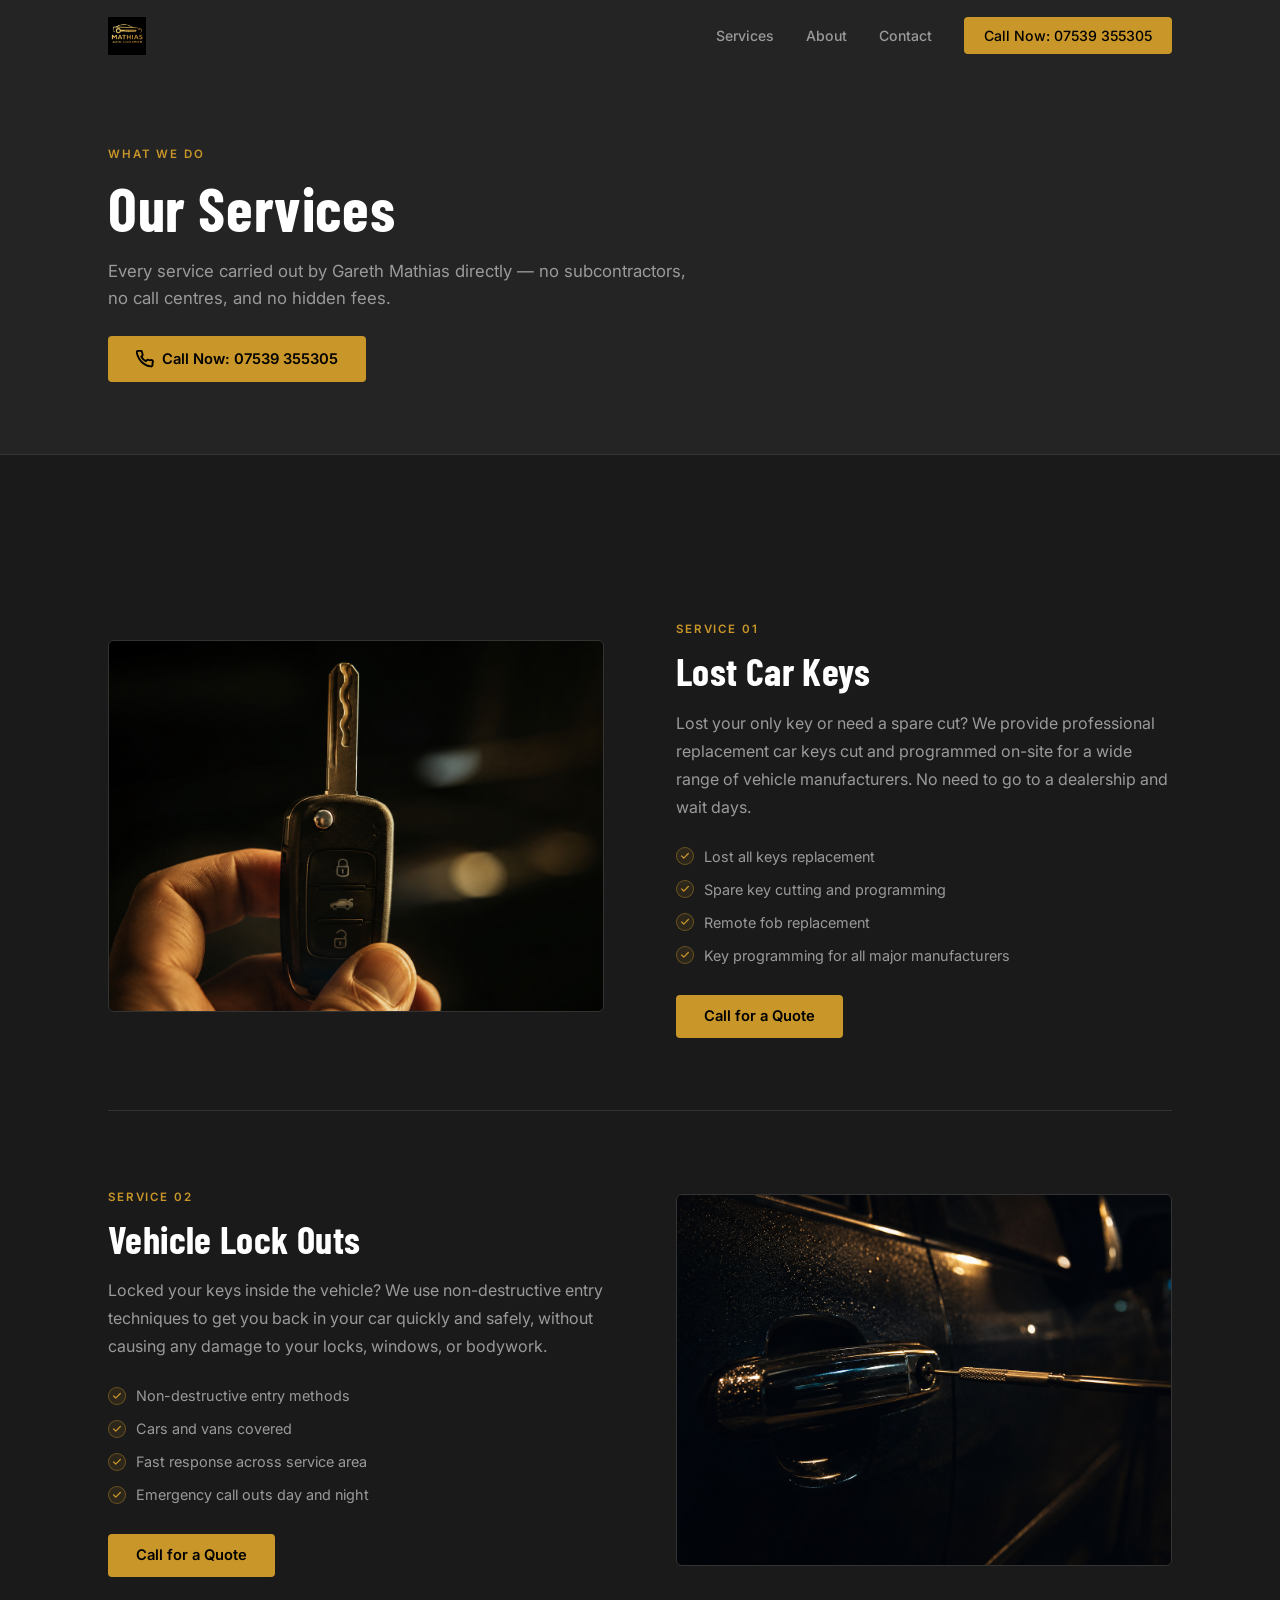
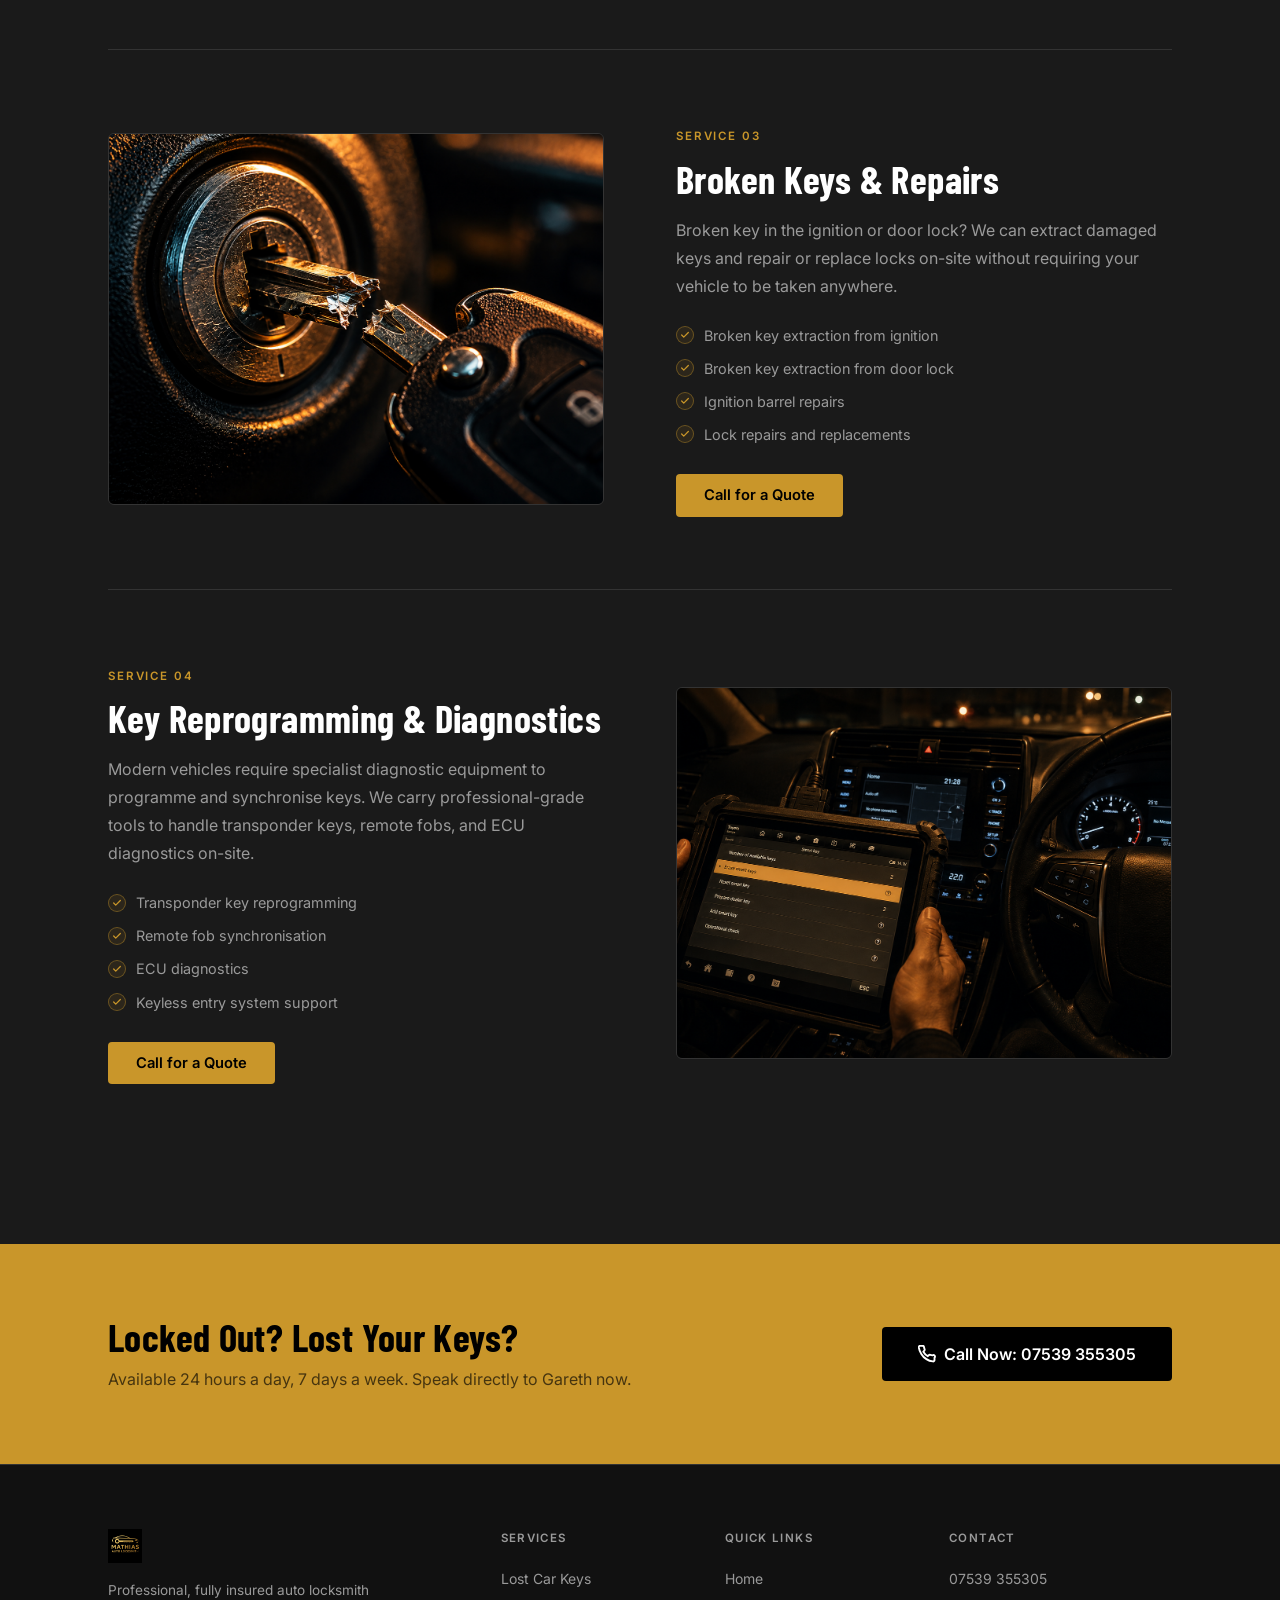
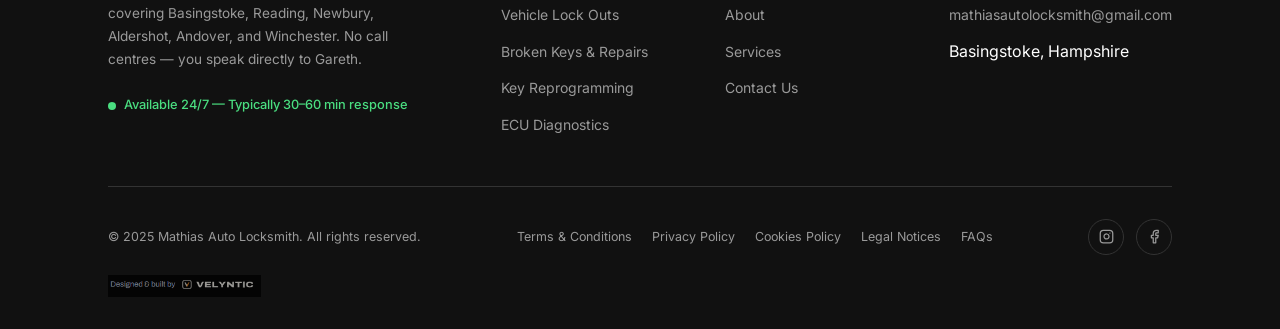
<file: services.html>
<!DOCTYPE html>
<html lang="en">
<head>
  <meta charset="UTF-8">
  <meta name="viewport" content="width=device-width, initial-scale=1.0">
  <title>Auto Locksmith Services Basingstoke | Lost Keys, Lockouts &amp; Repairs — Mathias</title>
  <meta name="description" content="Professional auto locksmith services in Basingstoke — vehicle lock outs, lost car key replacement, key reprogramming, broken key extraction. On-site, no damage, 24/7. Call 07539 355305.">
  <!-- Open Graph / Twitter -->
  <meta property="og:title" content="Auto Locksmith Services Basingstoke | Mathias Auto Locksmith">
  <meta property="og:description" content="Vehicle lock outs, lost key replacement, key reprogramming, broken key extraction. Professional, on-site, no damage guaranteed. Available 24/7.">
  <meta property="og:type" content="website">
  <meta property="og:url" content="https://mathiasautolocksmith.co.uk/services.html">
  <meta property="og:image" content="https://mathiasautolocksmith.co.uk/assets/img-lockout.png">
  <meta property="og:image:width" content="1920">
  <meta property="og:image:height" content="1080">
  <meta property="og:site_name" content="Mathias Auto Locksmith">
  <meta property="og:locale" content="en_GB">
  <meta name="twitter:card" content="summary_large_image">
  <meta name="twitter:title" content="Auto Locksmith Services Basingstoke | Mathias Auto Locksmith">
  <meta name="twitter:description" content="Vehicle lock outs, lost key replacement, key reprogramming, broken key extraction. Professional, on-site, no damage guaranteed. Available 24/7.">
  <meta name="twitter:image" content="https://mathiasautolocksmith.co.uk/assets/img-lockout.png">
  <meta name="robots" content="index, follow">
  <link rel="canonical" href="https://mathiasautolocksmith.co.uk/services.html">
  <meta name="geo.region" content="GB-HAM">
  <meta name="geo.placename" content="Basingstoke, Hampshire">
  <meta name="geo.position" content="51.2667;-1.0876">
  <meta name="ICBM" content="51.2667, -1.0876">
  <meta name="theme-color" content="#c9962a">
  <link rel="icon" href="assets/favicon.ico">
  <link rel="stylesheet" href="css/style.css">
  <script type="application/ld+json">
  {"@context":"https://schema.org","@type":"BreadcrumbList","itemListElement":[
    {"@type":"ListItem","position":1,"name":"Home","item":"https://mathiasautolocksmith.co.uk/"},
    {"@type":"ListItem","position":2,"name":"Services","item":"https://mathiasautolocksmith.co.uk/services.html"}
  ]}
  </script>
</head>
<body>

<!-- NAV -->
<nav class="nav" role="navigation" aria-label="Main navigation">
  <div class="nav-inner">
    <a href="index.html" class="nav-logo" aria-label="Mathias Auto Locksmith home">
      <img src="assets/logo.jpg" alt="Mathias Auto Locksmith Basingstoke"
           onerror="this.style.display='none'; this.nextElementSibling.style.display='block'">
      <span class="nav-logo-text" style="display:none">Mathias Auto Locksmith</span>
    </a>
    <ul class="nav-links">
      <li><a href="services.html">Services</a></li>
      <li><a href="about.html">About</a></li>
      <li><a href="contact.html">Contact</a></li>
      <li><a href="tel:07539355305" class="nav-call">Call Now: 07539 355305</a></li>
    </ul>
    <button class="nav-hamburger" aria-label="Toggle menu" aria-expanded="false">
      <span></span><span></span><span></span>
    </button>
  </div>
  <div class="nav-mobile">
    <a href="services.html">Services</a>
    <a href="about.html">About</a>
    <a href="contact.html">Contact</a>
    <a href="tel:07539355305" class="nav-call">Call Now: 07539 355305</a>
  </div>
</nav>

<!-- PAGE HERO -->
<header class="page-hero">
  <div class="container">
    <span class="eyebrow">What We Do</span>
    <h1>Our Services</h1>
    <p>Every service carried out by Gareth Mathias directly — no subcontractors, no call centres, and no hidden fees.</p>
    <a href="tel:07539355305" class="btn btn-primary" style="margin-top:24px">
      <svg width="18" height="18" viewBox="0 0 24 24" fill="none" stroke="currentColor" stroke-width="2.5" stroke-linecap="round" stroke-linejoin="round" aria-hidden="true"><path d="M22 16.92v3a2 2 0 0 1-2.18 2 19.79 19.79 0 0 1-8.63-3.07A19.5 19.5 0 0 1 4.42 12 19.79 19.79 0 0 1 1.08 3.18 2 2 0 0 1 3.08 1h3a2 2 0 0 1 2 1.72c.127.96.361 1.903.7 2.81a2 2 0 0 1-.45 2.11L7.09 8.91a16 16 0 0 0 6 6l1.27-1.27a2 2 0 0 1 2.11-.45c.907.339 1.85.573 2.81.7A2 2 0 0 1 22 16.92z"/></svg>
      Call Now: 07539 355305
    </a>
  </div>
</header>

<!-- SERVICES -->
<section class="services-full">
  <div class="container">

    <div class="service-block" id="lost-keys">
      <img class="service-block-img"
           src="assets/img-lost-keys.png"
           alt="Car key fob — lost car key replacement"
           loading="lazy">
      <div class="service-block-text">
        <span class="eyebrow">Service 01</span>
        <h2>Lost Car Keys</h2>
        <p>Lost your only key or need a spare cut? We provide professional replacement car keys cut and programmed on-site for a wide range of vehicle manufacturers. No need to go to a dealership and wait days.</p>
        <ul class="checklist">
          <li>Lost all keys replacement</li>
          <li>Spare key cutting and programming</li>
          <li>Remote fob replacement</li>
          <li>Key programming for all major manufacturers</li>
        </ul>
        <a href="tel:07539355305" class="btn btn-primary">Call for a Quote</a>
      </div>
    </div>

    <div class="service-block reverse" id="lockouts">
      <img class="service-block-img"
           src="assets/img-lockout.png"
           alt="Locksmith opening locked vehicle door at night"
           loading="lazy">
      <div class="service-block-text">
        <span class="eyebrow">Service 02</span>
        <h2>Vehicle Lock Outs</h2>
        <p>Locked your keys inside the vehicle? We use non-destructive entry techniques to get you back in your car quickly and safely, without causing any damage to your locks, windows, or bodywork.</p>
        <ul class="checklist">
          <li>Non-destructive entry methods</li>
          <li>Cars and vans covered</li>
          <li>Fast response across service area</li>
          <li>Emergency call outs day and night</li>
        </ul>
        <a href="tel:07539355305" class="btn btn-primary">Call for a Quote</a>
      </div>
    </div>

    <div class="service-block" id="broken-keys">
      <img class="service-block-img"
           src="assets/img-broken-key.png"
           alt="Key being inserted into car ignition — broken key extraction"
           loading="lazy">
      <div class="service-block-text">
        <span class="eyebrow">Service 03</span>
        <h2>Broken Keys &amp; Repairs</h2>
        <p>Broken key in the ignition or door lock? We can extract damaged keys and repair or replace locks on-site without requiring your vehicle to be taken anywhere.</p>
        <ul class="checklist">
          <li>Broken key extraction from ignition</li>
          <li>Broken key extraction from door lock</li>
          <li>Ignition barrel repairs</li>
          <li>Lock repairs and replacements</li>
        </ul>
        <a href="tel:07539355305" class="btn btn-primary">Call for a Quote</a>
      </div>
    </div>

    <div class="service-block reverse" id="reprogramming">
      <img class="service-block-img"
           src="assets/img-reprogramming.png"
           alt="Diagnostic device being used for key reprogramming inside a vehicle"
           loading="lazy">
      <div class="service-block-text">
        <span class="eyebrow">Service 04</span>
        <h2>Key Reprogramming &amp; Diagnostics</h2>
        <p>Modern vehicles require specialist diagnostic equipment to programme and synchronise keys. We carry professional-grade tools to handle transponder keys, remote fobs, and ECU diagnostics on-site.</p>
        <ul class="checklist">
          <li>Transponder key reprogramming</li>
          <li>Remote fob synchronisation</li>
          <li>ECU diagnostics</li>
          <li>Keyless entry system support</li>
        </ul>
        <a href="tel:07539355305" class="btn btn-primary">Call for a Quote</a>
      </div>
    </div>

  </div>
</section>

<!-- CTA STRIP -->
<section class="cta-strip">
  <div class="container">
    <div class="cta-strip-inner">
      <div class="cta-strip-text">
        <h2>Locked Out? Lost Your Keys?</h2>
        <p>Available 24 hours a day, 7 days a week. Speak directly to Gareth now.</p>
      </div>
      <a href="tel:07539355305" class="btn btn-dark">
        <svg width="18" height="18" viewBox="0 0 24 24" fill="none" stroke="currentColor" stroke-width="2.5" stroke-linecap="round" stroke-linejoin="round" aria-hidden="true"><path d="M22 16.92v3a2 2 0 0 1-2.18 2 19.79 19.79 0 0 1-8.63-3.07A19.5 19.5 0 0 1 4.42 12 19.79 19.79 0 0 1 1.08 3.18 2 2 0 0 1 3.08 1h3a2 2 0 0 1 2 1.72c.127.96.361 1.903.7 2.81a2 2 0 0 1-.45 2.11L7.09 8.91a16 16 0 0 0 6 6l1.27-1.27a2 2 0 0 1 2.11-.45c.907.339 1.85.573 2.81.7A2 2 0 0 1 22 16.92z"/></svg>
        Call Now: 07539 355305
      </a>
    </div>
  </div>
</section>

<!-- FOOTER -->
<footer>
  <div class="container">
    <div class="footer-grid">
      <div class="footer-brand">
        <img class="footer-brand-logo" src="assets/logo.jpg" alt="Mathias Auto Locksmith" onerror="this.style.display='none'">
        <p>Professional, fully insured auto locksmith covering Basingstoke, Reading, Newbury, Aldershot, Andover, and Winchester. No call centres — you speak directly to Gareth.</p>
        <div class="footer-available">
          <span class="available-dot" aria-hidden="true"></span>
          Available 24/7 — Typically 30–60 min response
        </div>
      </div>
      <div class="footer-col">
        <h4>Services</h4>
        <ul>
          <li><a href="services.html#lost-keys">Lost Car Keys</a></li>
          <li><a href="services.html#lockouts">Vehicle Lock Outs</a></li>
          <li><a href="services.html#broken-keys">Broken Keys &amp; Repairs</a></li>
          <li><a href="services.html#reprogramming">Key Reprogramming</a></li>
          <li><a href="services.html#reprogramming">ECU Diagnostics</a></li>
        </ul>
      </div>
      <div class="footer-col">
        <h4>Quick Links</h4>
        <ul>
          <li><a href="index.html">Home</a></li>
          <li><a href="about.html">About</a></li>
          <li><a href="services.html">Services</a></li>
          <li><a href="contact.html">Contact Us</a></li>
        </ul>
      </div>
      <div class="footer-col">
        <h4>Contact</h4>
        <ul>
          <li><a href="tel:07539355305">07539 355305</a></li>
          <li><a href="mailto:mathiasautolocksmith@gmail.com">mathiasautolocksmith@gmail.com</a></li>
          <li>Basingstoke, Hampshire</li>
        </ul>
      </div>
    </div>
    <div class="footer-bottom">
      <p>&copy; 2025 Mathias Auto Locksmith. All rights reserved.</p>
      <div class="footer-legal">
        <a href="terms-and-conditions.html">Terms &amp; Conditions</a>
        <a href="privacy-policy.html">Privacy Policy</a>
        <a href="cookies-policy.html">Cookies Policy</a>
        <a href="legal.html">Legal Notices</a>
        <a href="faqs.html">FAQs</a>
      </div>
      <div class="footer-social">
        <a href="https://www.instagram.com/mathiasautolocksmith/" class="social-link" target="_blank" rel="noopener noreferrer" aria-label="Instagram">
          <svg width="15" height="15" viewBox="0 0 24 24" fill="none" stroke="currentColor" stroke-width="2" stroke-linecap="round" stroke-linejoin="round" aria-hidden="true"><rect x="2" y="2" width="20" height="20" rx="5" ry="5"/><path d="M16 11.37A4 4 0 1 1 12.63 8 4 4 0 0 1 16 11.37z"/><line x1="17.5" y1="6.5" x2="17.51" y2="6.5"/></svg>
        </a>
        <a href="https://www.facebook.com/people/Mathias-Auto-Locksmith/61590174552480/" class="social-link" target="_blank" rel="noopener noreferrer" aria-label="Facebook">
          <svg width="15" height="15" viewBox="0 0 24 24" fill="none" stroke="currentColor" stroke-width="2" stroke-linecap="round" stroke-linejoin="round" aria-hidden="true"><path d="M18 2h-3a5 5 0 0 0-5 5v3H7v4h3v8h4v-8h3l1-4h-4V7a1 1 0 0 1 1-1h3z"/></svg>
        </a>
      </div>
    </div>
    <div class="footer-velyntic">
      <a href="https://www.velyntic.com" target="_blank" rel="noopener noreferrer" aria-label="Designed and built by Velyntic">
        <img src="assets/velyntic-badge.png" alt="Designed and built by Velyntic" class="velyntic-badge-img">
      </a>
    </div>
  </div>
</footer>

<script src="js/main.js"></script>
</body>
</html>
</file>
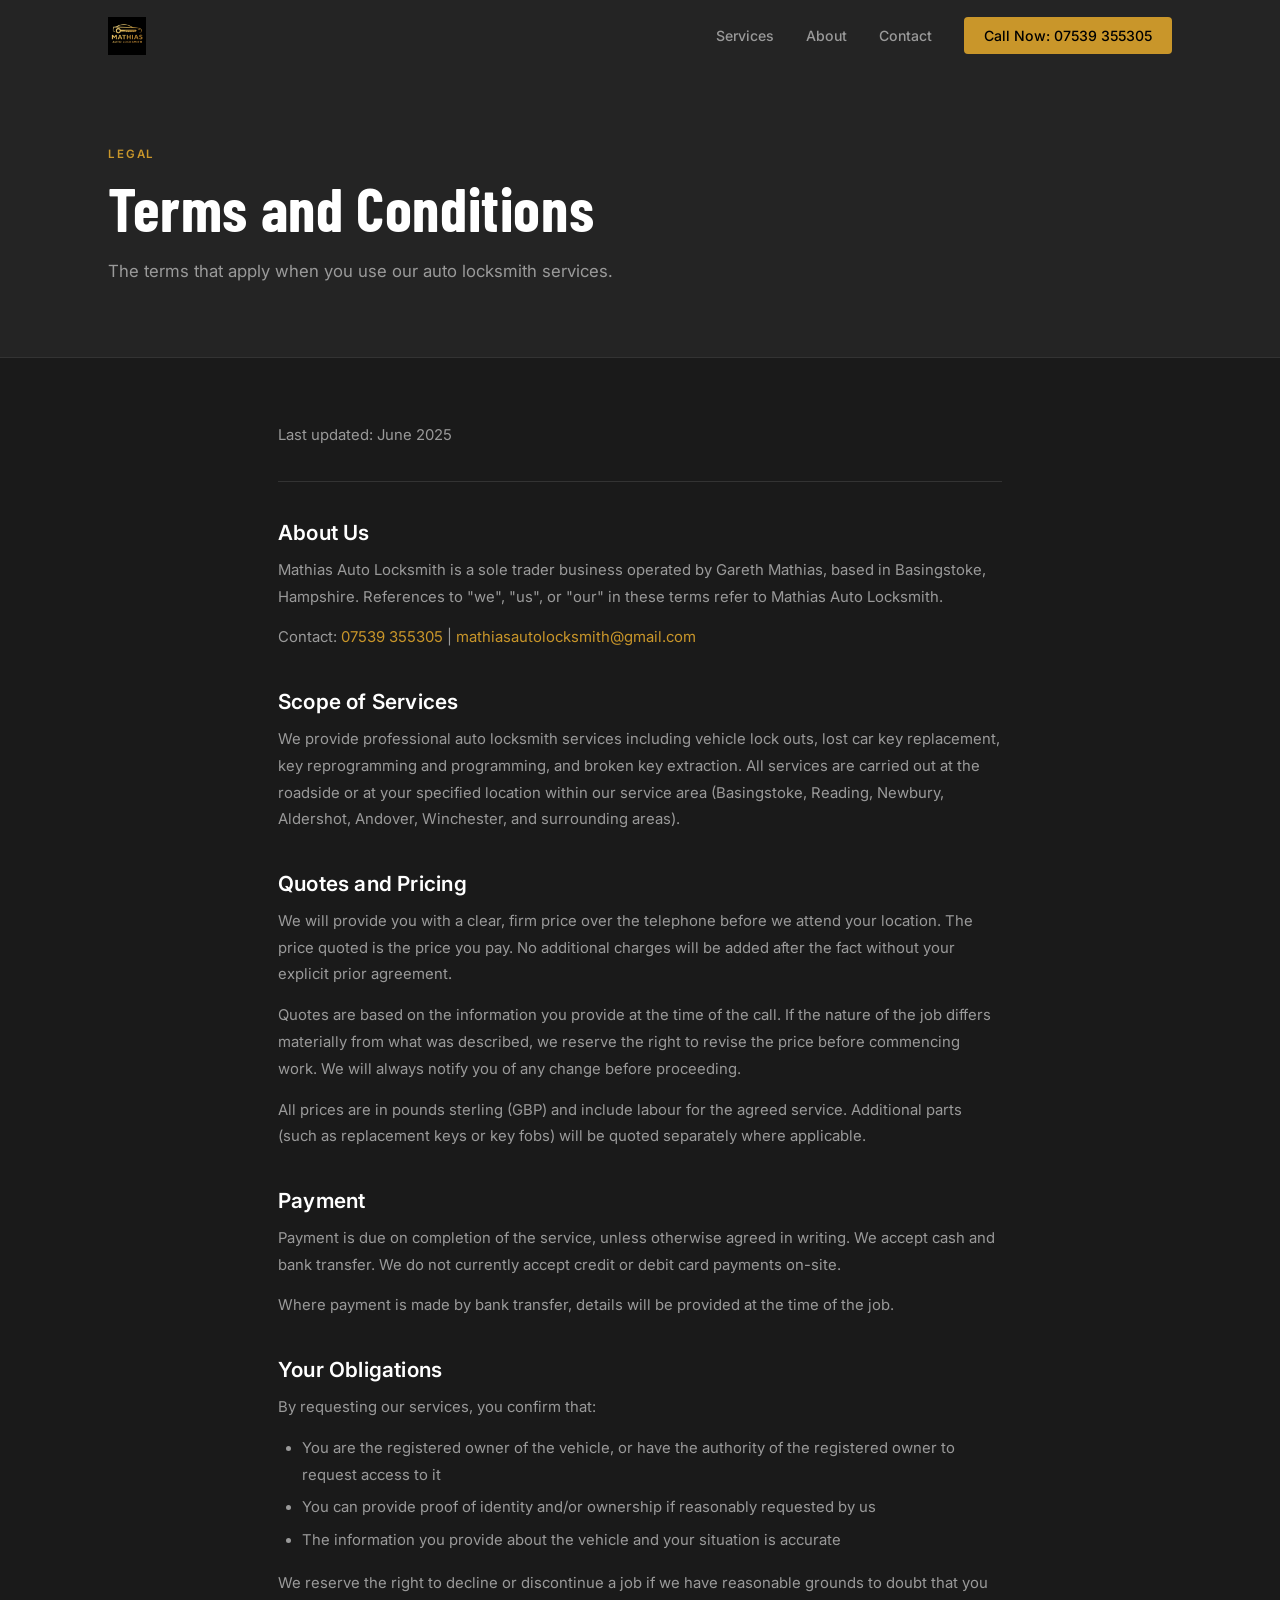
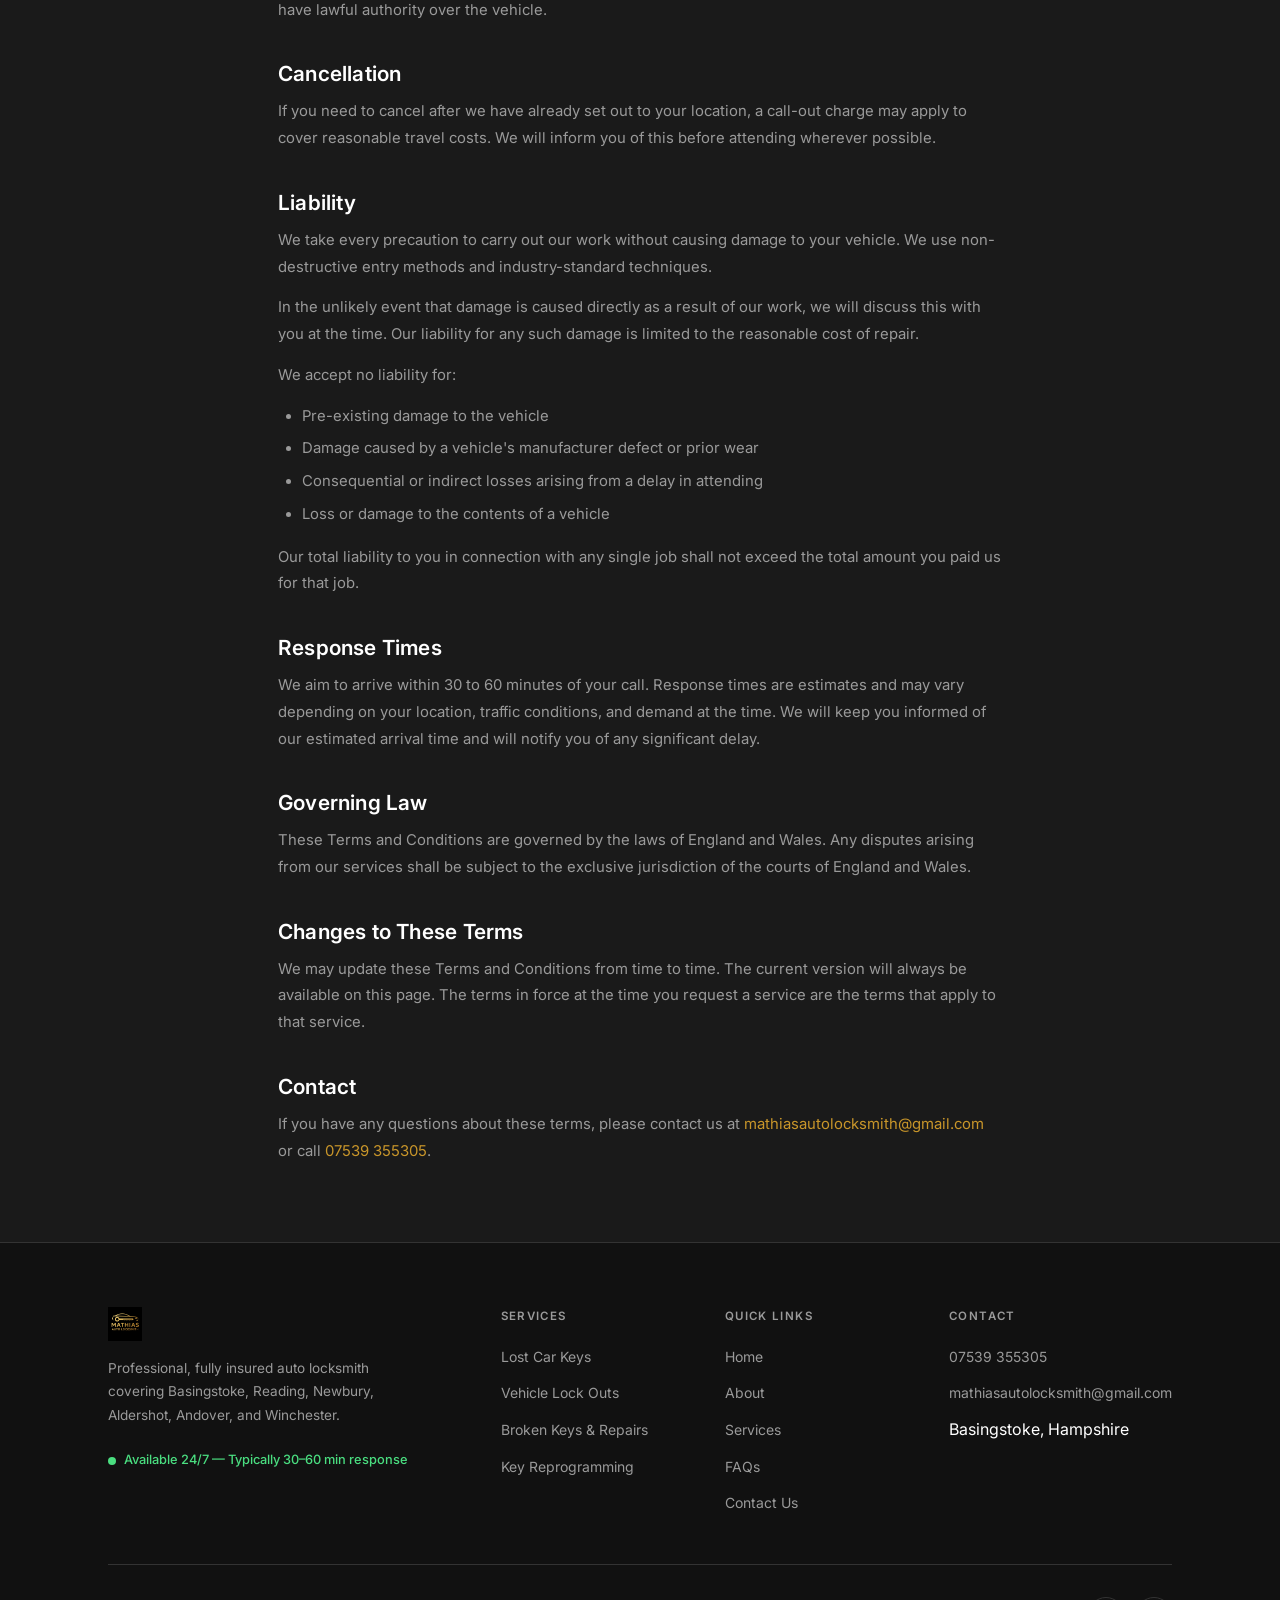
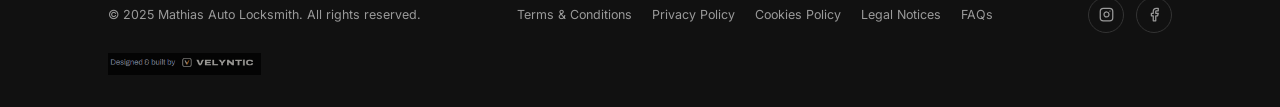
<file: terms-and-conditions.html>
<!DOCTYPE html>
<html lang="en">
<head>
  <meta charset="UTF-8">
  <meta name="viewport" content="width=device-width, initial-scale=1.0">
  <title>Terms and Conditions | Mathias Auto Locksmith Basingstoke</title>
  <meta name="description" content="Terms and Conditions for Mathias Auto Locksmith — the terms that apply to our auto locksmith services in Basingstoke, Hampshire.">
  <meta name="robots" content="noindex, follow">
  <link rel="canonical" href="https://mathiasautolocksmith.co.uk/terms-and-conditions.html">
  <meta name="theme-color" content="#c9962a">
  <meta property="og:title" content="Terms and Conditions | Mathias Auto Locksmith">
  <meta property="og:type" content="website">
  <link rel="icon" href="assets/favicon.ico">
  <link rel="stylesheet" href="css/style.css">
</head>
<body>

<nav class="nav" role="navigation" aria-label="Main navigation">
  <div class="nav-inner">
    <a href="index.html" class="nav-logo" aria-label="Mathias Auto Locksmith home">
      <img src="assets/logo.jpg" alt="Mathias Auto Locksmith Basingstoke"
           onerror="this.style.display='none'; this.nextElementSibling.style.display='block'">
      <span class="nav-logo-text" style="display:none">Mathias Auto Locksmith</span>
    </a>
    <ul class="nav-links">
      <li><a href="services.html">Services</a></li>
      <li><a href="about.html">About</a></li>
      <li><a href="contact.html">Contact</a></li>
      <li><a href="tel:07539355305" class="nav-call">Call Now: 07539 355305</a></li>
    </ul>
    <button class="nav-hamburger" aria-label="Toggle menu" aria-expanded="false">
      <span></span><span></span><span></span>
    </button>
  </div>
  <div class="nav-mobile">
    <a href="services.html">Services</a>
    <a href="about.html">About</a>
    <a href="contact.html">Contact</a>
    <a href="tel:07539355305" class="nav-call">Call Now: 07539 355305</a>
  </div>
</nav>

<header class="page-hero">
  <div class="container">
    <span class="eyebrow">Legal</span>
    <h1>Terms and Conditions</h1>
    <p>The terms that apply when you use our auto locksmith services.</p>
  </div>
</header>

<div class="legal-content">
  <p class="legal-updated">Last updated: June 2025</p>

  <h2>About Us</h2>
  <p>Mathias Auto Locksmith is a sole trader business operated by Gareth Mathias, based in Basingstoke, Hampshire. References to "we", "us", or "our" in these terms refer to Mathias Auto Locksmith.</p>
  <p>Contact: <a href="tel:07539355305">07539 355305</a> | <a href="mailto:mathiasautolocksmith@gmail.com">mathiasautolocksmith@gmail.com</a></p>

  <h2>Scope of Services</h2>
  <p>We provide professional auto locksmith services including vehicle lock outs, lost car key replacement, key reprogramming and programming, and broken key extraction. All services are carried out at the roadside or at your specified location within our service area (Basingstoke, Reading, Newbury, Aldershot, Andover, Winchester, and surrounding areas).</p>

  <h2>Quotes and Pricing</h2>
  <p>We will provide you with a clear, firm price over the telephone before we attend your location. The price quoted is the price you pay. No additional charges will be added after the fact without your explicit prior agreement.</p>
  <p>Quotes are based on the information you provide at the time of the call. If the nature of the job differs materially from what was described, we reserve the right to revise the price before commencing work. We will always notify you of any change before proceeding.</p>
  <p>All prices are in pounds sterling (GBP) and include labour for the agreed service. Additional parts (such as replacement keys or key fobs) will be quoted separately where applicable.</p>

  <h2>Payment</h2>
  <p>Payment is due on completion of the service, unless otherwise agreed in writing. We accept cash and bank transfer. We do not currently accept credit or debit card payments on-site.</p>
  <p>Where payment is made by bank transfer, details will be provided at the time of the job.</p>

  <h2>Your Obligations</h2>
  <p>By requesting our services, you confirm that:</p>
  <ul>
    <li>You are the registered owner of the vehicle, or have the authority of the registered owner to request access to it</li>
    <li>You can provide proof of identity and/or ownership if reasonably requested by us</li>
    <li>The information you provide about the vehicle and your situation is accurate</li>
  </ul>
  <p>We reserve the right to decline or discontinue a job if we have reasonable grounds to doubt that you have lawful authority over the vehicle.</p>

  <h2>Cancellation</h2>
  <p>If you need to cancel after we have already set out to your location, a call-out charge may apply to cover reasonable travel costs. We will inform you of this before attending wherever possible.</p>

  <h2>Liability</h2>
  <p>We take every precaution to carry out our work without causing damage to your vehicle. We use non-destructive entry methods and industry-standard techniques.</p>
  <p>In the unlikely event that damage is caused directly as a result of our work, we will discuss this with you at the time. Our liability for any such damage is limited to the reasonable cost of repair.</p>
  <p>We accept no liability for:</p>
  <ul>
    <li>Pre-existing damage to the vehicle</li>
    <li>Damage caused by a vehicle's manufacturer defect or prior wear</li>
    <li>Consequential or indirect losses arising from a delay in attending</li>
    <li>Loss or damage to the contents of a vehicle</li>
  </ul>
  <p>Our total liability to you in connection with any single job shall not exceed the total amount you paid us for that job.</p>

  <h2>Response Times</h2>
  <p>We aim to arrive within 30 to 60 minutes of your call. Response times are estimates and may vary depending on your location, traffic conditions, and demand at the time. We will keep you informed of our estimated arrival time and will notify you of any significant delay.</p>

  <h2>Governing Law</h2>
  <p>These Terms and Conditions are governed by the laws of England and Wales. Any disputes arising from our services shall be subject to the exclusive jurisdiction of the courts of England and Wales.</p>

  <h2>Changes to These Terms</h2>
  <p>We may update these Terms and Conditions from time to time. The current version will always be available on this page. The terms in force at the time you request a service are the terms that apply to that service.</p>

  <h2>Contact</h2>
  <p>If you have any questions about these terms, please contact us at <a href="mailto:mathiasautolocksmith@gmail.com">mathiasautolocksmith@gmail.com</a> or call <a href="tel:07539355305">07539 355305</a>.</p>
</div>

<footer>
  <div class="container">
    <div class="footer-grid">
      <div class="footer-brand">
        <img class="footer-brand-logo" src="assets/logo.jpg" alt="Mathias Auto Locksmith" onerror="this.style.display='none'">
        <p>Professional, fully insured auto locksmith covering Basingstoke, Reading, Newbury, Aldershot, Andover, and Winchester.</p>
        <div class="footer-available"><span class="available-dot" aria-hidden="true"></span>Available 24/7 — Typically 30–60 min response</div>
      </div>
      <div class="footer-col"><h4>Services</h4><ul>
        <li><a href="services.html#lost-keys">Lost Car Keys</a></li>
        <li><a href="services.html#lockouts">Vehicle Lock Outs</a></li>
        <li><a href="services.html#broken-keys">Broken Keys &amp; Repairs</a></li>
        <li><a href="services.html#reprogramming">Key Reprogramming</a></li>
      </ul></div>
      <div class="footer-col"><h4>Quick Links</h4><ul>
        <li><a href="index.html">Home</a></li>
        <li><a href="about.html">About</a></li>
        <li><a href="services.html">Services</a></li>
        <li><a href="faqs.html">FAQs</a></li>
        <li><a href="contact.html">Contact Us</a></li>
      </ul></div>
      <div class="footer-col"><h4>Contact</h4><ul>
        <li><a href="tel:07539355305">07539 355305</a></li>
        <li><a href="mailto:mathiasautolocksmith@gmail.com">mathiasautolocksmith@gmail.com</a></li>
        <li>Basingstoke, Hampshire</li>
      </ul></div>
    </div>
    <div class="footer-bottom">
      <p>&copy; 2025 Mathias Auto Locksmith. All rights reserved.</p>
      <div class="footer-legal">
        <a href="terms-and-conditions.html">Terms &amp; Conditions</a>
        <a href="privacy-policy.html">Privacy Policy</a>
        <a href="cookies-policy.html">Cookies Policy</a>
        <a href="legal.html">Legal Notices</a>
        <a href="faqs.html">FAQs</a>
      </div>
      <div class="footer-social">
        <a href="https://www.instagram.com/mathiasautolocksmith/" class="social-link" target="_blank" rel="noopener noreferrer" aria-label="Instagram"><svg width="15" height="15" viewBox="0 0 24 24" fill="none" stroke="currentColor" stroke-width="2" stroke-linecap="round" stroke-linejoin="round" aria-hidden="true"><rect x="2" y="2" width="20" height="20" rx="5" ry="5"/><path d="M16 11.37A4 4 0 1 1 12.63 8 4 4 0 0 1 16 11.37z"/><line x1="17.5" y1="6.5" x2="17.51" y2="6.5"/></svg></a>
        <a href="https://www.facebook.com/people/Mathias-Auto-Locksmith/61590174552480/" class="social-link" target="_blank" rel="noopener noreferrer" aria-label="Facebook"><svg width="15" height="15" viewBox="0 0 24 24" fill="none" stroke="currentColor" stroke-width="2" stroke-linecap="round" stroke-linejoin="round" aria-hidden="true"><path d="M18 2h-3a5 5 0 0 0-5 5v3H7v4h3v8h4v-8h3l1-4h-4V7a1 1 0 0 1 1-1h3z"/></svg></a>
      </div>
    </div>
    <div class="footer-velyntic">
      <a href="https://www.velyntic.com" target="_blank" rel="noopener noreferrer" aria-label="Designed and built by Velyntic">
        <img src="assets/velyntic-badge.png" alt="Designed and built by Velyntic" class="velyntic-badge-img">
      </a>
    </div>
  </div>
</footer>
<script src="js/main.js"></script>
</body>
</html>
</file>
<file: css/style.css>
/* =============================================
   MATHIAS AUTO LOCKSMITH — Global Stylesheet
   Stack: GitHub Pages + Cloudflare + Basin
   ============================================= */

@import url('https://fonts.googleapis.com/css2?family=Barlow+Condensed:wght@400;600;700&family=Inter:wght@300;400;500;600&display=swap');

/* === TOKENS === */
:root {
  --bg:         #1a1a1a;
  --bg-card:    #242424;
  --border:     #333333;
  --gold:       #c9962a;
  --gold-light: #dba83a;
  --text:       #ffffff;
  --text-muted: #9a9a9a;
  --radius:     4px;
  --ease:       0.2s ease;
}

/* === RESET === */
*, *::before, *::after { box-sizing: border-box; margin: 0; padding: 0; }
html { scroll-behavior: smooth; }
body {
  background: var(--bg);
  color: var(--text);
  font-family: 'Inter', sans-serif;
  font-size: 16px;
  line-height: 1.6;
  -webkit-font-smoothing: antialiased;
}
img { max-width: 100%; display: block; }
a { color: inherit; text-decoration: none; }

/* === TYPOGRAPHY === */
h1, h2, h3 {
  font-family: 'Barlow Condensed', sans-serif;
  line-height: 1.1;
  letter-spacing: 0.01em;
}
h1  { font-size: clamp(2.6rem, 6vw, 4.8rem); font-weight: 700; }
h2  { font-size: clamp(1.8rem, 4vw, 3.2rem); font-weight: 700; }
h3  { font-size: clamp(1.2rem, 2.5vw, 1.7rem); font-weight: 600; }
p   { color: var(--text-muted); }

.eyebrow {
  display: inline-block;
  font-size: 0.72rem;
  font-weight: 600;
  text-transform: uppercase;
  letter-spacing: 0.16em;
  color: var(--gold);
  margin-bottom: 12px;
}

/* === LAYOUT === */
.container { max-width: 1120px; margin: 0 auto; padding: 0 28px; }
section    { padding: 88px 0; }

/* === BUTTONS === */
.btn {
  display: inline-flex;
  align-items: center;
  gap: 8px;
  padding: 14px 28px;
  font-family: 'Inter', sans-serif;
  font-size: 0.92rem;
  font-weight: 600;
  border-radius: var(--radius);
  cursor: pointer;
  transition: all var(--ease);
  text-decoration: none;
  border: none;
  line-height: 1;
}
.btn-primary           { background: var(--gold); color: #000; }
.btn-primary:hover     { background: var(--gold-light); transform: translateY(-1px); }
.btn-outline           { background: transparent; color: var(--text); border: 1.5px solid #555; }
.btn-outline:hover     { border-color: var(--gold); color: var(--gold); }
.btn-dark              { background: #000; color: #fff; }
.btn-dark:hover        { background: #111; }

/* =============================================
   NAV
   ============================================= */
.nav {
  position: fixed;
  top: 0; left: 0; right: 0;
  z-index: 200;
  transition: background 0.3s ease, backdrop-filter 0.3s ease;
}
.nav.scrolled {
  background: rgba(26,26,26,0.96);
  backdrop-filter: blur(10px);
  box-shadow: 0 1px 0 var(--border);
}
.nav-inner {
  max-width: 1120px;
  margin: 0 auto;
  padding: 0 28px;
  height: 72px;
  display: flex;
  align-items: center;
  justify-content: space-between;
}
.nav-logo img    { height: 38px; width: auto; }
.nav-logo-text   { font-family: 'Barlow Condensed', sans-serif; font-size: 1.1rem; font-weight: 700; letter-spacing: 0.05em; }
.nav-links {
  display: flex;
  align-items: center;
  gap: 32px;
  list-style: none;
}
.nav-links a {
  font-size: 0.88rem;
  font-weight: 500;
  color: var(--text-muted);
  transition: color var(--ease);
}
.nav-links a:hover,
.nav-links a.active { color: var(--text); }
.nav-call {
  background: var(--gold);
  color: #000 !important;
  padding: 10px 20px;
  border-radius: var(--radius);
  font-weight: 600;
}
.nav-call:hover { background: var(--gold-light) !important; color: #000 !important; }
.nav-hamburger {
  display: none;
  flex-direction: column;
  gap: 5px;
  cursor: pointer;
  background: none;
  border: none;
  padding: 4px;
}
.nav-hamburger span {
  display: block;
  width: 24px;
  height: 2px;
  background: var(--text);
  border-radius: 2px;
  transition: all 0.3s ease;
}
.nav-hamburger.open span:nth-child(1) { transform: translateY(7px) rotate(45deg); }
.nav-hamburger.open span:nth-child(2) { opacity: 0; }
.nav-hamburger.open span:nth-child(3) { transform: translateY(-7px) rotate(-45deg); }
.nav-mobile {
  display: none;
  flex-direction: column;
  background: rgba(26,26,26,0.98);
  border-top: 1px solid var(--border);
  padding: 24px 28px;
  gap: 4px;
}
.nav-mobile.open { display: flex; }
.nav-mobile a {
  font-size: 1rem;
  font-weight: 500;
  color: var(--text-muted);
  padding: 14px 0;
  border-bottom: 1px solid var(--border);
  display: block;
}
.nav-mobile a:last-child { border-bottom: none; }
.nav-mobile .nav-call {
  margin-top: 12px;
  padding: 14px 20px;
  text-align: center;
  border-radius: var(--radius);
  display: block;
  border-bottom: none;
}

/* =============================================
   HERO
   ============================================= */
.hero {
  position: relative;
  height: 100vh;
  min-height: 640px;
  display: flex;
  align-items: center;
  overflow: hidden;
  background: #0d0d0d;
}
.hero-video {
  position: absolute;
  inset: 0;
  width: 100%;
  height: 100%;
  object-fit: cover;
  z-index: 0;
  opacity: 0.65;
}
.hero-overlay {
  position: absolute;
  inset: 0;
  background: linear-gradient(105deg, rgba(0,0,0,0.88) 40%, rgba(0,0,0,0.4) 100%);
  z-index: 1;
}
.hero-content {
  position: relative;
  z-index: 2;
  padding-top: 72px;
}
.hero h1  { color: #fff; margin-bottom: 20px; max-width: 680px; }
.hero > .container > .hero-content > p {
  font-size: 1.1rem;
  color: rgba(255,255,255,0.7);
  margin-bottom: 36px;
  max-width: 480px;
}
.hero-p {
  font-size: 1.1rem;
  color: rgba(255,255,255,0.7);
  margin-bottom: 36px;
  max-width: 480px;
}
.hero-ctas { display: flex; gap: 14px; flex-wrap: wrap; margin-bottom: 56px; }
.hero-ctas .btn { padding: 15px 30px; font-size: 0.95rem; }
.hero-trust {
  display: flex;
  gap: 28px;
  flex-wrap: wrap;
  border-top: 1px solid rgba(255,255,255,0.12);
  padding-top: 28px;
}
.trust-item {
  display: flex;
  align-items: center;
  gap: 8px;
  font-size: 0.82rem;
  font-weight: 500;
  color: rgba(255,255,255,0.55);
}
.trust-item svg { color: var(--gold); flex-shrink: 0; }

/* =============================================
   WHY CHOOSE US
   ============================================= */
.why { background: var(--bg); }
.why .section-head { margin-bottom: 52px; }
.why-grid {
  display: grid;
  grid-template-columns: repeat(4, 1fr);
  gap: 1px;
  background: var(--border);
  border: 1px solid var(--border);
  border-radius: 8px;
  overflow: hidden;
}
.why-card {
  background: var(--bg-card);
  padding: 36px 28px;
  display: flex;
  flex-direction: column;
  gap: 10px;
  transition: background var(--ease);
}
.why-card:hover { background: #2a2a2a; }
.why-icon {
  width: 46px;
  height: 46px;
  background: rgba(201,150,42,0.1);
  border-radius: 10px;
  display: flex;
  align-items: center;
  justify-content: center;
  color: var(--gold);
  margin-bottom: 8px;
}
.why-card h3 {
  font-family: 'Inter', sans-serif;
  font-size: 0.95rem;
  font-weight: 600;
  color: var(--text);
  letter-spacing: 0;
  line-height: 1.3;
}
.why-card p  { font-size: 0.87rem; line-height: 1.6; max-width: none; margin: 0; }

/* =============================================
   MEET GARETH
   ============================================= */
.meet {
  background: var(--bg-card);
  border-top: 1px solid var(--border);
  border-bottom: 1px solid var(--border);
}
.meet-inner {
  display: grid;
  grid-template-columns: 420px 1fr;
  gap: 80px;
  align-items: center;
}
.meet-photo-wrap { position: relative; }
.meet-photo-wrap img {
  width: 100%;
  border-radius: 6px;
  aspect-ratio: 4/5;
  object-fit: cover;
  object-position: top;
}
.meet-frame {
  position: absolute;
  bottom: -20px;
  right: -20px;
  width: 55%;
  height: 55%;
  border: 2px solid var(--gold);
  border-radius: 6px;
  pointer-events: none;
  z-index: 0;
}
.meet-photo-wrap img { position: relative; z-index: 1; }
.meet-badges  { display: flex; gap: 10px; margin-top: 20px; flex-wrap: wrap; }
.badge {
  display: inline-flex;
  align-items: center;
  gap: 6px;
  background: rgba(201,150,42,0.08);
  border: 1px solid rgba(201,150,42,0.25);
  color: var(--gold);
  padding: 6px 14px;
  border-radius: 20px;
  font-size: 0.78rem;
  font-weight: 600;
}
.meet-text p   { margin-bottom: 18px; line-height: 1.75; }
.meet-text p:last-of-type { margin-bottom: 24px; }
.meet-quote {
  border-left: 3px solid var(--gold);
  padding: 16px 20px;
  margin: 24px 0 32px;
  background: rgba(201,150,42,0.04);
  border-radius: 0 4px 4px 0;
  font-style: italic;
  font-size: 0.95rem;
  color: rgba(255,255,255,0.65);
  line-height: 1.7;
}
.meet-text .eyebrow { margin-bottom: 10px; }
.meet-text h2  { margin-bottom: 24px; }

/* =============================================
   SERVICE AREA
   ============================================= */
.area { background: var(--bg); }
.area-inner {
  display: grid;
  grid-template-columns: 1fr 1fr;
  gap: 80px;
  align-items: center;
}
.area-map-img {
  width: 100%;
  border-radius: 8px;
  border: 1px solid var(--border);
}
.area-text h2  { margin-bottom: 16px; }
.area-text > p { margin-bottom: 28px; }
.area-towns {
  display: grid;
  grid-template-columns: 1fr 1fr;
  gap: 10px;
}
.town-pill {
  display: flex;
  align-items: center;
  gap: 10px;
  padding: 12px 16px;
  background: var(--bg-card);
  border: 1px solid var(--border);
  border-radius: var(--radius);
  font-size: 0.9rem;
  font-weight: 500;
  transition: border-color var(--ease);
}
.town-pill:hover { border-color: var(--gold); }
.town-dot {
  width: 8px;
  height: 8px;
  border-radius: 50%;
  background: var(--gold);
  flex-shrink: 0;
}

/* =============================================
   SERVICES OVERVIEW
   ============================================= */
.services-overview {
  background: var(--bg-card);
  border-top: 1px solid var(--border);
  border-bottom: 1px solid var(--border);
}
.services-grid {
  display: grid;
  grid-template-columns: repeat(2, 1fr);
  gap: 24px;
}
.service-card {
  background: var(--bg);
  border: 1px solid var(--border);
  border-radius: 6px;
  overflow: hidden;
  transition: border-color var(--ease), transform var(--ease);
  display: flex;
  flex-direction: column;
}
.service-card:hover { border-color: var(--gold); transform: translateY(-3px); }
.service-card-img {
  width: 100%;
  height: 210px;
  object-fit: cover;
}
.service-card-body {
  padding: 28px;
  flex: 1;
  display: flex;
  flex-direction: column;
}
.service-card-body h3 {
  font-family: 'Inter', sans-serif;
  font-size: 1rem;
  font-weight: 600;
  color: var(--text);
  margin-bottom: 10px;
  letter-spacing: 0;
  line-height: 1.3;
}
.service-card-body p  { font-size: 0.87rem; line-height: 1.65; max-width: none; flex: 1; }
.service-tags {
  display: flex;
  flex-wrap: wrap;
  gap: 7px;
  margin-top: 18px;
}
.service-tag {
  font-size: 0.75rem;
  color: var(--text-muted);
  border: 1px solid var(--border);
  padding: 4px 10px;
  border-radius: 3px;
}

/* =============================================
   HOW IT WORKS
   ============================================= */
.how { background: var(--bg); }
.how-steps {
  display: grid;
  grid-template-columns: repeat(4, 1fr);
  gap: 32px;
  position: relative;
  margin-top: 56px;
}
.how-connector {
  position: absolute;
  top: 27px;
  left: calc(12.5% + 4px);
  right: calc(12.5% + 4px);
  height: 1px;
  background: linear-gradient(to right, transparent 0%, var(--border) 10%, var(--border) 90%, transparent 100%);
}
.how-step   { text-align: center; position: relative; z-index: 1; }
.step-num {
  width: 56px;
  height: 56px;
  border-radius: 50%;
  background: var(--bg-card);
  border: 1px solid var(--border);
  display: flex;
  align-items: center;
  justify-content: center;
  margin: 0 auto 20px;
  font-family: 'Barlow Condensed', sans-serif;
  font-size: 1.4rem;
  font-weight: 700;
  color: var(--gold);
  transition: border-color var(--ease), background var(--ease);
}
.how-step:hover .step-num { border-color: var(--gold); background: rgba(201,150,42,0.08); }
.how-step h3 {
  font-family: 'Inter', sans-serif;
  font-size: 0.95rem;
  font-weight: 600;
  color: var(--text);
  margin-bottom: 8px;
  letter-spacing: 0;
  line-height: 1.3;
}
.how-step p { font-size: 0.85rem; max-width: none; line-height: 1.6; }

/* =============================================
   FAQ ACCORDION
   ============================================= */
.faq {
  background: var(--bg-card);
  border-top: 1px solid var(--border);
  border-bottom: 1px solid var(--border);
}
.faq-inner { max-width: 780px; margin: 0 auto; }
.faq-list  { border-top: 1px solid var(--border); }
.faq-item  { border-bottom: 1px solid var(--border); }
.faq-q {
  width: 100%;
  background: none;
  border: none;
  color: var(--text);
  font-family: 'Inter', sans-serif;
  font-size: 1rem;
  font-weight: 500;
  text-align: left;
  padding: 22px 0;
  cursor: pointer;
  display: flex;
  align-items: center;
  justify-content: space-between;
  gap: 16px;
  transition: color var(--ease);
}
.faq-q:hover { color: var(--gold); }
.faq-toggle {
  flex-shrink: 0;
  width: 28px;
  height: 28px;
  border-radius: 50%;
  border: 1.5px solid var(--border);
  display: flex;
  align-items: center;
  justify-content: center;
  color: var(--gold);
  font-size: 1.3rem;
  line-height: 1;
  transition: transform var(--ease), border-color var(--ease);
}
.faq-item.open .faq-toggle { transform: rotate(45deg); border-color: var(--gold); }
.faq-a {
  max-height: 0;
  overflow: hidden;
  transition: max-height 0.3s ease, padding 0.3s ease;
}
.faq-a-inner {
  padding-bottom: 20px;
  color: var(--text-muted);
  font-size: 0.95rem;
  line-height: 1.75;
}
.faq-item.open .faq-a { max-height: 400px; }

/* =============================================
   CTA STRIP
   ============================================= */
.cta-strip { background: var(--gold); padding: 72px 0; }
.cta-strip-inner {
  display: flex;
  align-items: center;
  justify-content: space-between;
  gap: 40px;
  flex-wrap: wrap;
}
.cta-strip-text h2   { color: #000; font-size: clamp(1.6rem, 3vw, 2.6rem); }
.cta-strip-text p    { color: rgba(0,0,0,0.65); max-width: none; margin-top: 8px; font-size: 1rem; }
.cta-strip .btn-dark { padding: 18px 36px; font-size: 1rem; flex-shrink: 0; white-space: nowrap; }

/* =============================================
   FOOTER
   ============================================= */
footer {
  background: #111;
  border-top: 1px solid var(--border);
  padding: 64px 0 32px;
}
.footer-grid {
  display: grid;
  grid-template-columns: 2fr 1fr 1fr 1fr;
  gap: 56px;
  padding-bottom: 48px;
  border-bottom: 1px solid var(--border);
  margin-bottom: 32px;
}
.footer-brand-logo { height: 34px; width: auto; margin-bottom: 16px; }
.footer-brand p {
  font-size: 0.85rem;
  line-height: 1.7;
  max-width: 280px;
  margin-bottom: 20px;
}
.footer-available {
  display: inline-flex;
  align-items: center;
  gap: 8px;
  font-size: 0.8rem;
  font-weight: 500;
  color: #4ade80;
}
.available-dot {
  width: 8px;
  height: 8px;
  border-radius: 50%;
  background: #4ade80;
  animation: blink 2s ease infinite;
}
@keyframes blink {
  0%, 100% { opacity: 1; }
  50%       { opacity: 0.3; }
}
.footer-col h4 {
  font-family: 'Inter', sans-serif;
  font-size: 0.72rem;
  font-weight: 600;
  text-transform: uppercase;
  letter-spacing: 0.12em;
  color: var(--text-muted);
  margin-bottom: 18px;
}
.footer-col ul { list-style: none; display: flex; flex-direction: column; gap: 11px; }
.footer-col ul a {
  font-size: 0.875rem;
  color: var(--text-muted);
  transition: color var(--ease);
}
.footer-col ul a:hover { color: var(--text); }
.footer-bottom {
  display: flex;
  align-items: center;
  justify-content: space-between;
  flex-wrap: wrap;
  gap: 16px;
}
.footer-bottom p { font-size: 0.78rem; color: var(--text-muted); max-width: none; margin: 0; }
.footer-social   { display: flex; gap: 12px; }
.social-link {
  width: 36px;
  height: 36px;
  border: 1px solid var(--border);
  border-radius: 50%;
  display: flex;
  align-items: center;
  justify-content: center;
  color: var(--text-muted);
  font-size: 0.8rem;
  transition: all var(--ease);
}
.social-link:hover { border-color: var(--gold); color: var(--gold); }
.footer-legal { display: flex; gap: 20px; }
.footer-legal a { font-size: 0.78rem; color: var(--text-muted); transition: color var(--ease); }
.footer-legal a:hover { color: var(--text); }

/* =============================================
   PAGE HERO (inner pages)
   ============================================= */
.page-hero {
  background: var(--bg-card);
  border-bottom: 1px solid var(--border);
  padding: 140px 0 72px;
}
.page-hero h1 {
  font-size: clamp(2rem, 5vw, 3.8rem);
  margin-bottom: 16px;
}
.page-hero p  { font-size: 1.05rem; max-width: 580px; }

/* =============================================
   SERVICES PAGE
   ============================================= */
.services-full { background: var(--bg); }
.service-block {
  display: grid;
  grid-template-columns: 1fr 1fr;
  gap: 72px;
  align-items: center;
  padding: 72px 0;
  border-bottom: 1px solid var(--border);
}
.service-block:last-child { border-bottom: none; }
.service-block.reverse    { direction: rtl; }
.service-block.reverse > * { direction: ltr; }
.service-block-img {
  width: 100%;
  border-radius: 6px;
  border: 1px solid var(--border);
  aspect-ratio: 4/3;
  object-fit: cover;
}
.service-block-text h2 { margin-bottom: 16px; font-size: clamp(1.6rem, 3vw, 2.4rem); }
.service-block-text p  { margin-bottom: 24px; line-height: 1.75; }
.checklist { list-style: none; display: flex; flex-direction: column; gap: 10px; margin-bottom: 28px; }
.checklist li {
  display: flex;
  align-items: center;
  gap: 10px;
  font-size: 0.9rem;
  color: var(--text-muted);
}
.checklist li::before {
  content: '';
  width: 18px;
  height: 18px;
  background: rgba(201,150,42,0.1);
  border-radius: 50%;
  border: 1.5px solid rgba(201,150,42,0.4);
  flex-shrink: 0;
  background-image: url("data:image/svg+xml,%3Csvg xmlns='http://www.w3.org/2000/svg' width='10' height='10' viewBox='0 0 24 24' fill='none' stroke='%23c9962a' stroke-width='3' stroke-linecap='round' stroke-linejoin='round'%3E%3Cpolyline points='20 6 9 17 4 12'/%3E%3C/svg%3E");
  background-repeat: no-repeat;
  background-position: center;
  background-size: 10px;
}

/* =============================================
   ABOUT PAGE
   ============================================= */
.about-intro {
  background: var(--bg-card);
  border-bottom: 1px solid var(--border);
}
.about-intro-inner {
  display: grid;
  grid-template-columns: 400px 1fr;
  gap: 80px;
  align-items: start;
  padding: 72px 0;
}
.about-photo {
  width: 100%;
  border-radius: 6px;
  aspect-ratio: 4/5;
  object-fit: cover;
  object-position: top;
  border: 1px solid var(--border);
}
.about-text p { margin-bottom: 18px; line-height: 1.75; }
.about-quote  {
  border-left: 3px solid var(--gold);
  padding: 16px 20px;
  margin: 28px 0;
  background: rgba(201,150,42,0.04);
  border-radius: 0 4px 4px 0;
  font-style: italic;
  color: rgba(255,255,255,0.65);
  line-height: 1.7;
}
.about-values { background: var(--bg); }
.values-grid {
  display: grid;
  grid-template-columns: repeat(2, 1fr);
  gap: 24px;
}
.value-card {
  background: var(--bg-card);
  border: 1px solid var(--border);
  border-radius: 6px;
  padding: 32px;
  transition: border-color var(--ease);
}
.value-card:hover { border-color: var(--gold); }
.value-card h3 {
  font-family: 'Inter', sans-serif;
  font-size: 1rem;
  font-weight: 600;
  color: var(--text);
  margin-bottom: 10px;
  letter-spacing: 0;
  line-height: 1.3;
}
.value-card p { font-size: 0.87rem; max-width: none; line-height: 1.65; }
.about-area   { background: var(--bg-card); border-top: 1px solid var(--border); }

/* =============================================
   CONTACT PAGE
   ============================================= */
.contact-section { background: var(--bg); }
.contact-inner {
  display: grid;
  grid-template-columns: 1fr 1.5fr;
  gap: 80px;
  align-items: start;
}
.contact-details { display: flex; flex-direction: column; gap: 0; }
.contact-details h2 { margin-bottom: 8px; }
.contact-details > p { margin-bottom: 36px; line-height: 1.7; }
.contact-item {
  display: flex;
  gap: 16px;
  align-items: flex-start;
  padding: 20px 0;
  border-bottom: 1px solid var(--border);
}
.contact-item:first-of-type { border-top: 1px solid var(--border); }
.contact-icon {
  width: 44px;
  height: 44px;
  background: rgba(201,150,42,0.08);
  border: 1px solid rgba(201,150,42,0.2);
  border-radius: 8px;
  display: flex;
  align-items: center;
  justify-content: center;
  color: var(--gold);
  flex-shrink: 0;
}
.contact-item-text { display: flex; flex-direction: column; gap: 3px; }
.contact-item-label {
  font-size: 0.72rem;
  font-weight: 600;
  text-transform: uppercase;
  letter-spacing: 0.1em;
  color: var(--text-muted);
}
.contact-item-value {
  font-size: 1rem;
  font-weight: 500;
  color: var(--text);
}
.contact-item-value a { color: var(--text); transition: color var(--ease); }
.contact-item-value a:hover { color: var(--gold); }
.contact-form-wrap {
  background: var(--bg-card);
  border: 1px solid var(--border);
  border-radius: 8px;
  padding: 40px;
}
.contact-form-wrap h3 {
  font-family: 'Inter', sans-serif;
  font-size: 1.1rem;
  font-weight: 600;
  margin-bottom: 6px;
  letter-spacing: 0;
}
.contact-form-wrap > p { font-size: 0.87rem; margin-bottom: 28px; max-width: none; }
.form-row {
  display: grid;
  grid-template-columns: 1fr 1fr;
  gap: 16px;
}
.form-group { margin-bottom: 18px; }
.form-group label {
  display: block;
  font-size: 0.75rem;
  font-weight: 600;
  text-transform: uppercase;
  letter-spacing: 0.08em;
  color: var(--text-muted);
  margin-bottom: 8px;
}
.form-group input,
.form-group select,
.form-group textarea {
  width: 100%;
  background: var(--bg);
  border: 1px solid var(--border);
  border-radius: var(--radius);
  padding: 12px 16px;
  color: var(--text);
  font-family: 'Inter', sans-serif;
  font-size: 0.9rem;
  outline: none;
  transition: border-color var(--ease);
  appearance: none;
}
.form-group input::placeholder,
.form-group textarea::placeholder { color: #555; }
.form-group input:focus,
.form-group select:focus,
.form-group textarea:focus { border-color: var(--gold); }
.form-group textarea { resize: vertical; min-height: 120px; }
.form-group select option { background: var(--bg-card); }
.form-submit { width: 100%; padding: 15px; font-size: 0.95rem; margin-top: 8px; }
.form-note {
  margin-top: 12px;
  font-size: 0.78rem;
  color: var(--text-muted);
  text-align: center;
  max-width: none;
}

/* =============================================
   LEGAL PAGES
   ============================================= */
.legal-content {
  max-width: 780px;
  margin: 0 auto;
  padding: 64px 28px;
}
.legal-content h2 {
  font-size: 1.3rem;
  margin: 40px 0 12px;
  font-family: 'Inter', sans-serif;
  font-weight: 600;
}
.legal-content p, .legal-content li {
  color: var(--text-muted);
  font-size: 0.93rem;
  line-height: 1.8;
  max-width: none;
  margin-bottom: 14px;
}
.legal-content ul, .legal-content ol {
  padding-left: 24px;
  margin-bottom: 16px;
}
.legal-content li   { margin-bottom: 6px; }
.legal-content a    { color: var(--gold); }
.legal-content a:hover { text-decoration: underline; }
.legal-updated {
  font-size: 0.8rem;
  color: var(--text-muted);
  margin-bottom: 40px;
  padding-bottom: 32px;
  border-bottom: 1px solid var(--border);
}

/* =============================================
   UTILITIES
   ============================================= */
.section-head       { margin-bottom: 56px; }
.section-head h2    { margin-top: 8px; }
.section-head p     { margin-top: 12px; max-width: 580px; }
.text-center        { text-align: center; }
.text-center p      { margin-left: auto; margin-right: auto; }
.text-gold          { color: var(--gold); }

/* =============================================
   RESPONSIVE
   ============================================= */
@media (max-width: 1000px) {
  .why-grid           { grid-template-columns: repeat(2, 1fr); }
  .meet-inner         { grid-template-columns: 1fr; gap: 48px; }
  .meet-photo-wrap    { max-width: 420px; }
  .meet-frame         { display: none; }
  .area-inner         { grid-template-columns: 1fr; gap: 48px; }
  .how-steps          { grid-template-columns: repeat(2, 1fr); gap: 40px; }
  .how-connector      { display: none; }
  .footer-grid        { grid-template-columns: 1fr 1fr; gap: 36px; }
  .contact-inner      { grid-template-columns: 1fr; gap: 48px; }
  .about-intro-inner  { grid-template-columns: 1fr; gap: 48px; }
  .about-photo        { max-width: 380px; }
  .service-block      { grid-template-columns: 1fr; gap: 36px; }
  .service-block.reverse { direction: ltr; }
}
@media (max-width: 700px) {
  section             { padding: 60px 0; }
  .nav-links          { display: none; }
  .nav-hamburger      { display: flex; }
  .hero               { height: 100svh; }
  .hero-ctas          { flex-direction: column; }
  .hero-ctas .btn     { width: 100%; justify-content: center; }
  .why-grid           { grid-template-columns: 1fr; }
  .services-grid      { grid-template-columns: 1fr; }
  .how-steps          { grid-template-columns: 1fr; }
  .values-grid        { grid-template-columns: 1fr; }
  .footer-grid        { grid-template-columns: 1fr; }
  .footer-bottom      { flex-direction: column; align-items: flex-start; }
  .cta-strip-inner    { flex-direction: column; }
  .cta-strip .btn-dark { width: 100%; justify-content: center; }
  .contact-form-wrap  { padding: 24px; }
  .form-row           { grid-template-columns: 1fr; }
  .area-towns         { grid-template-columns: 1fr; }
}
@media (prefers-reduced-motion: reduce) {
  * { animation: none !important; transition: none !important; }
}

/* === VELYNTIC CREDIT === */
.footer-velyntic {
  text-align: center;
  padding-top: 20px;
  font-size: 0.75rem;
  color: #555;
  width: 100%;
}
.footer-velyntic a {
  color: var(--gold);
  transition: color var(--ease);
  font-weight: 500;
}
.footer-velyntic a:hover { color: var(--gold-light); }

/* === VELYNTIC BADGE IMAGE === */
.velyntic-badge-img {
  height: 22px;
  width: auto;
  opacity: 0.75;
  transition: opacity var(--ease);
  display: block;
}
.velyntic-badge-img:hover { opacity: 1; }
</file>
